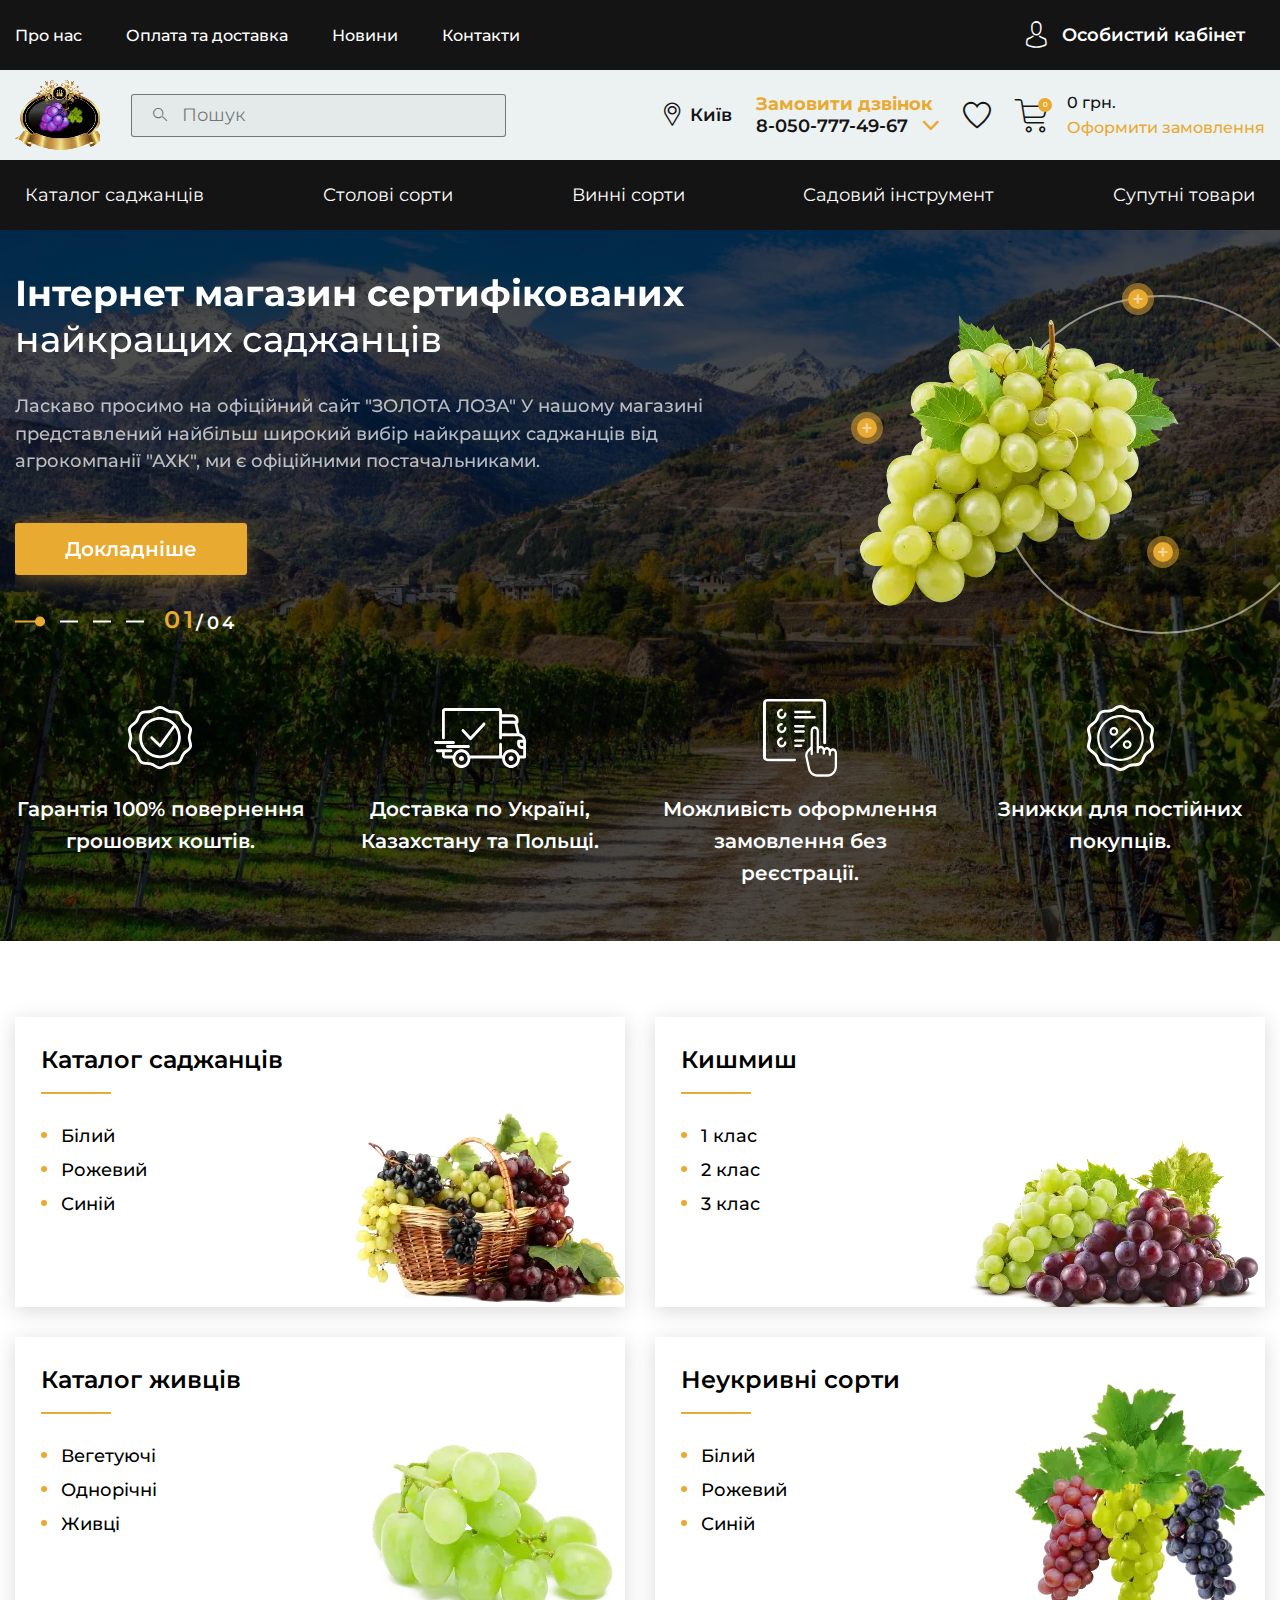
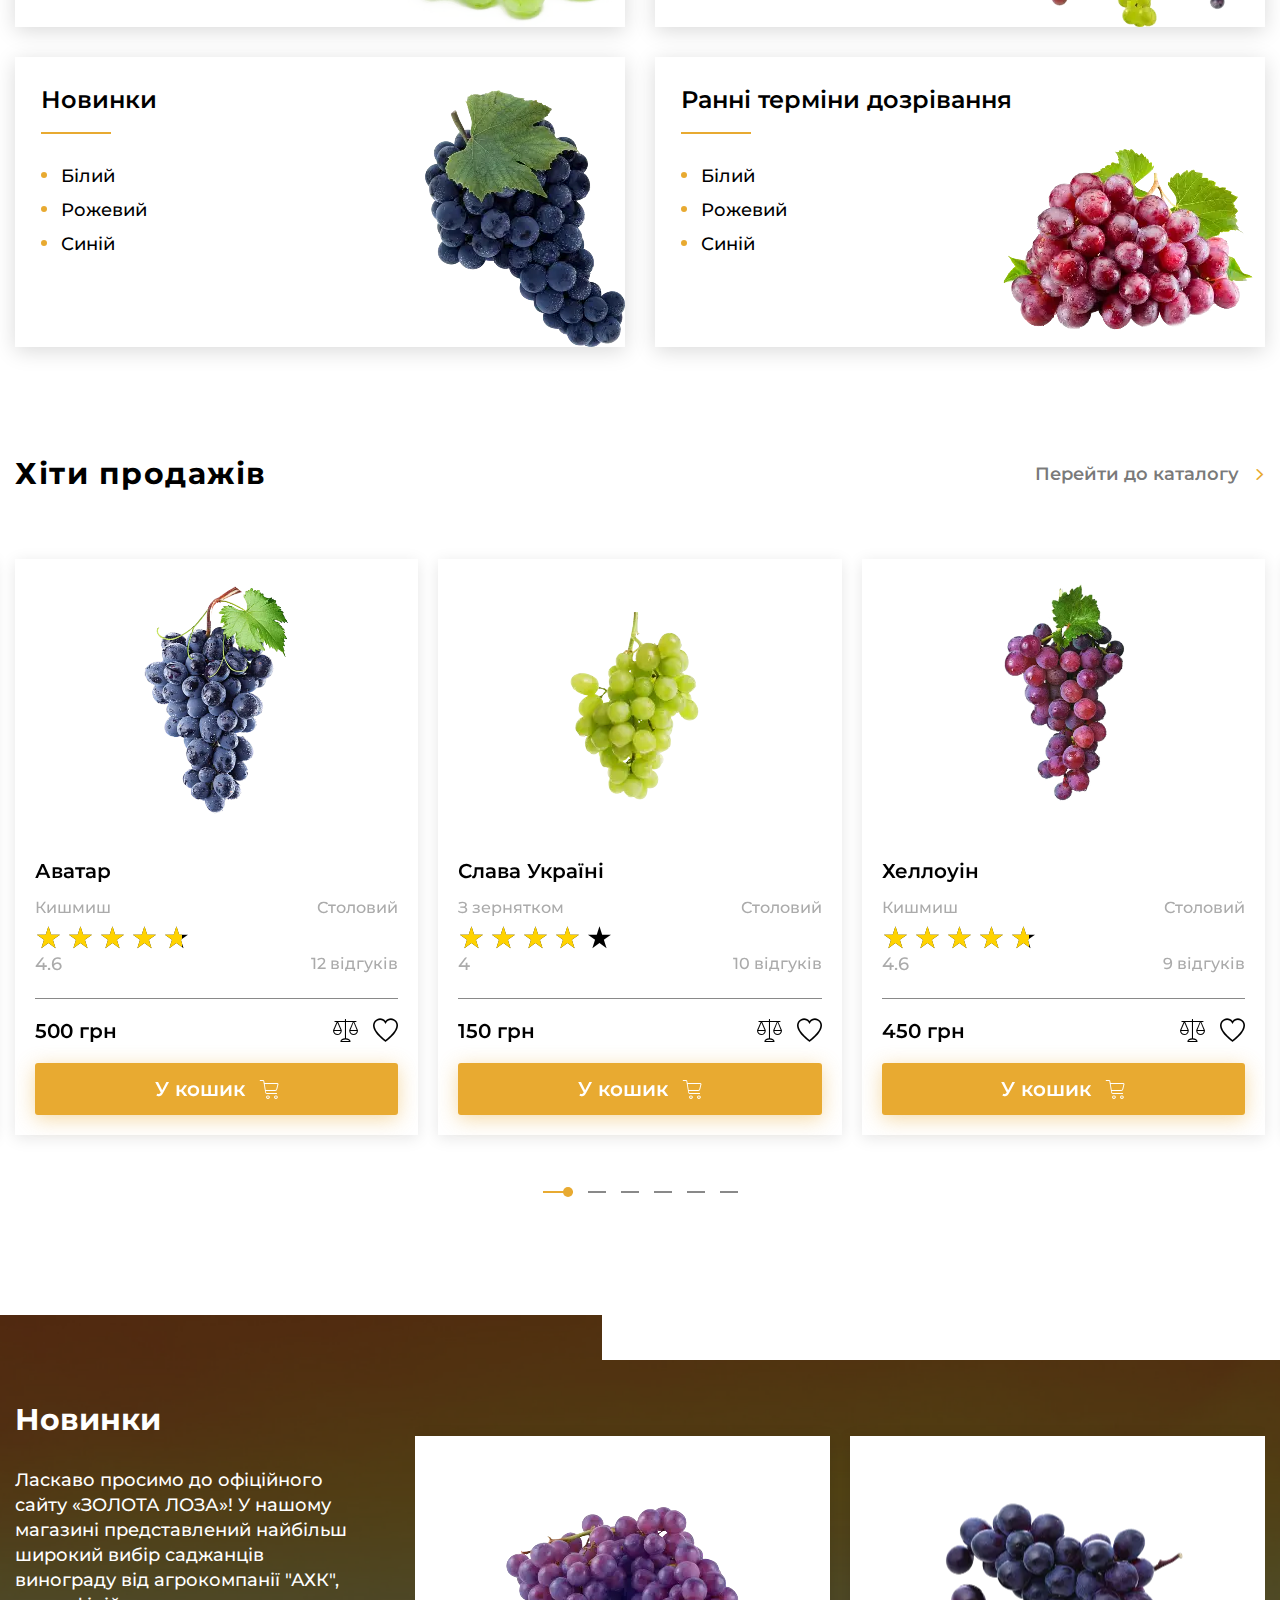
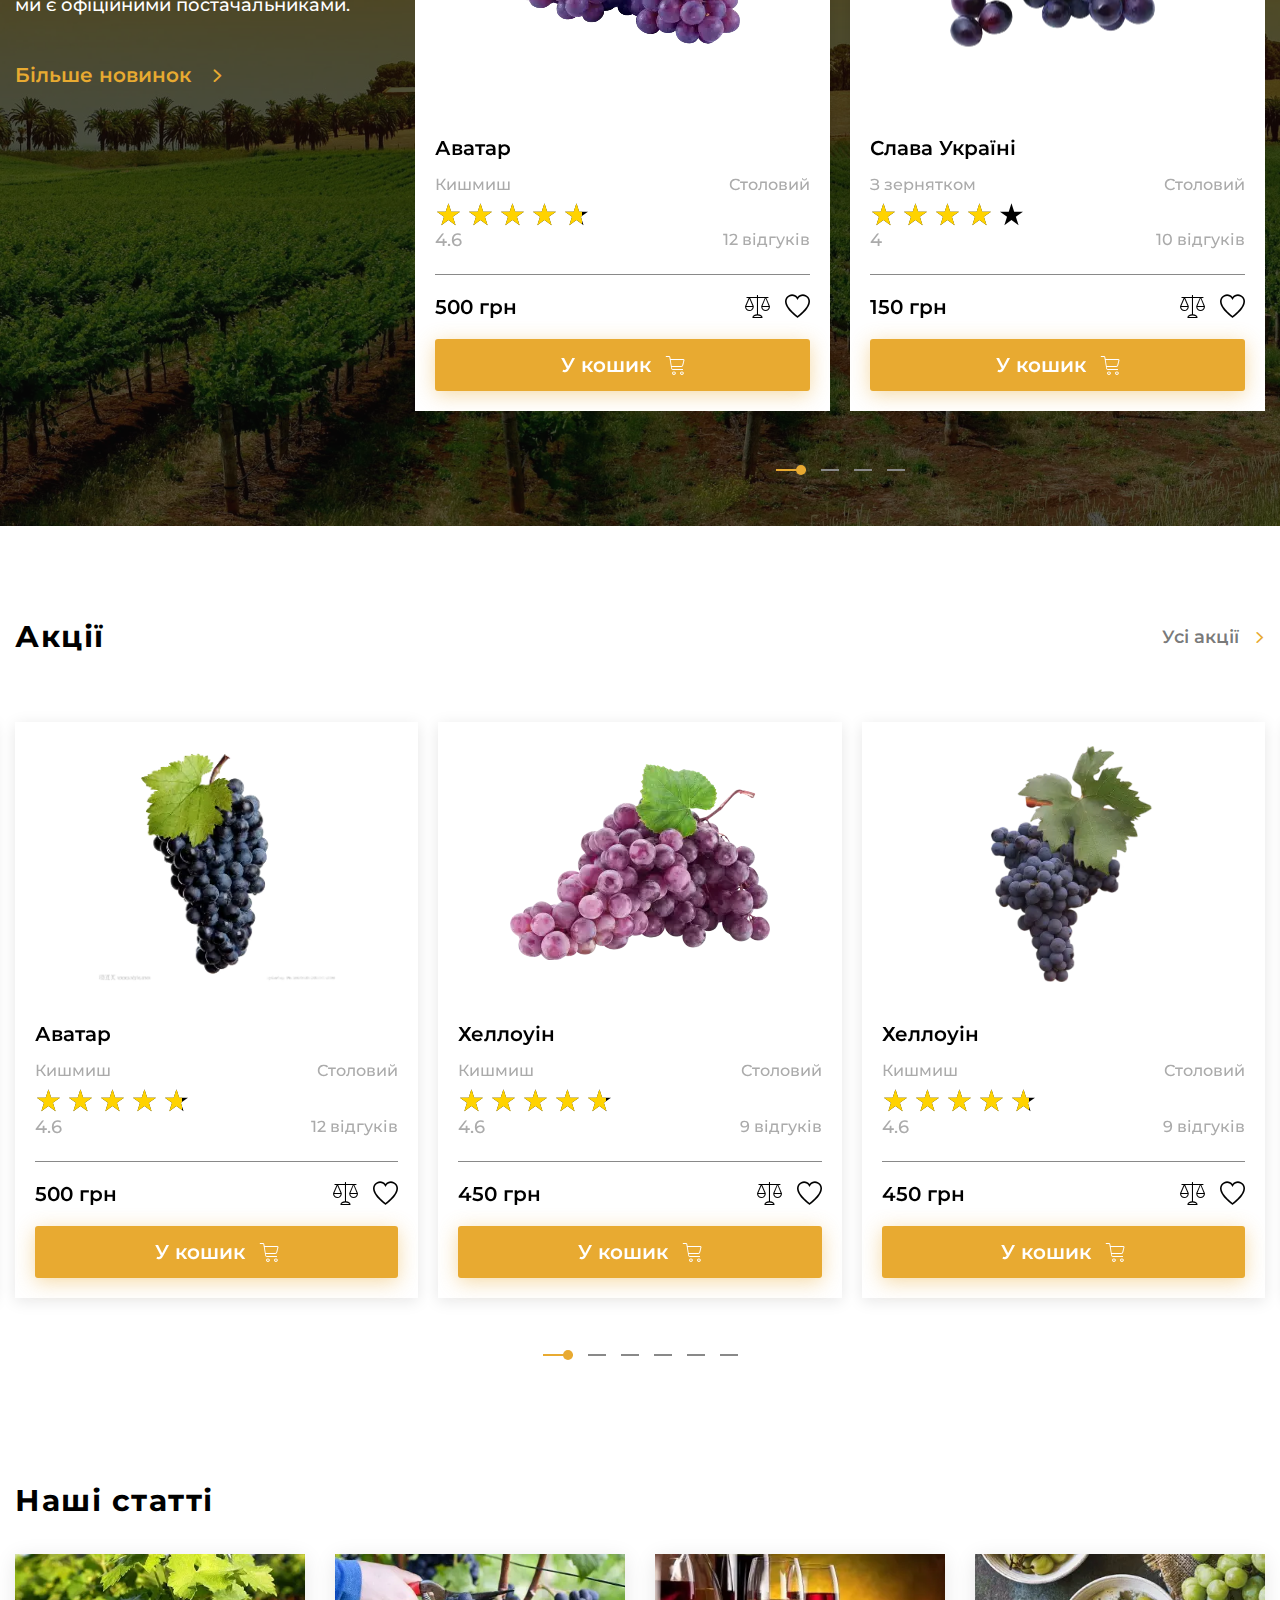
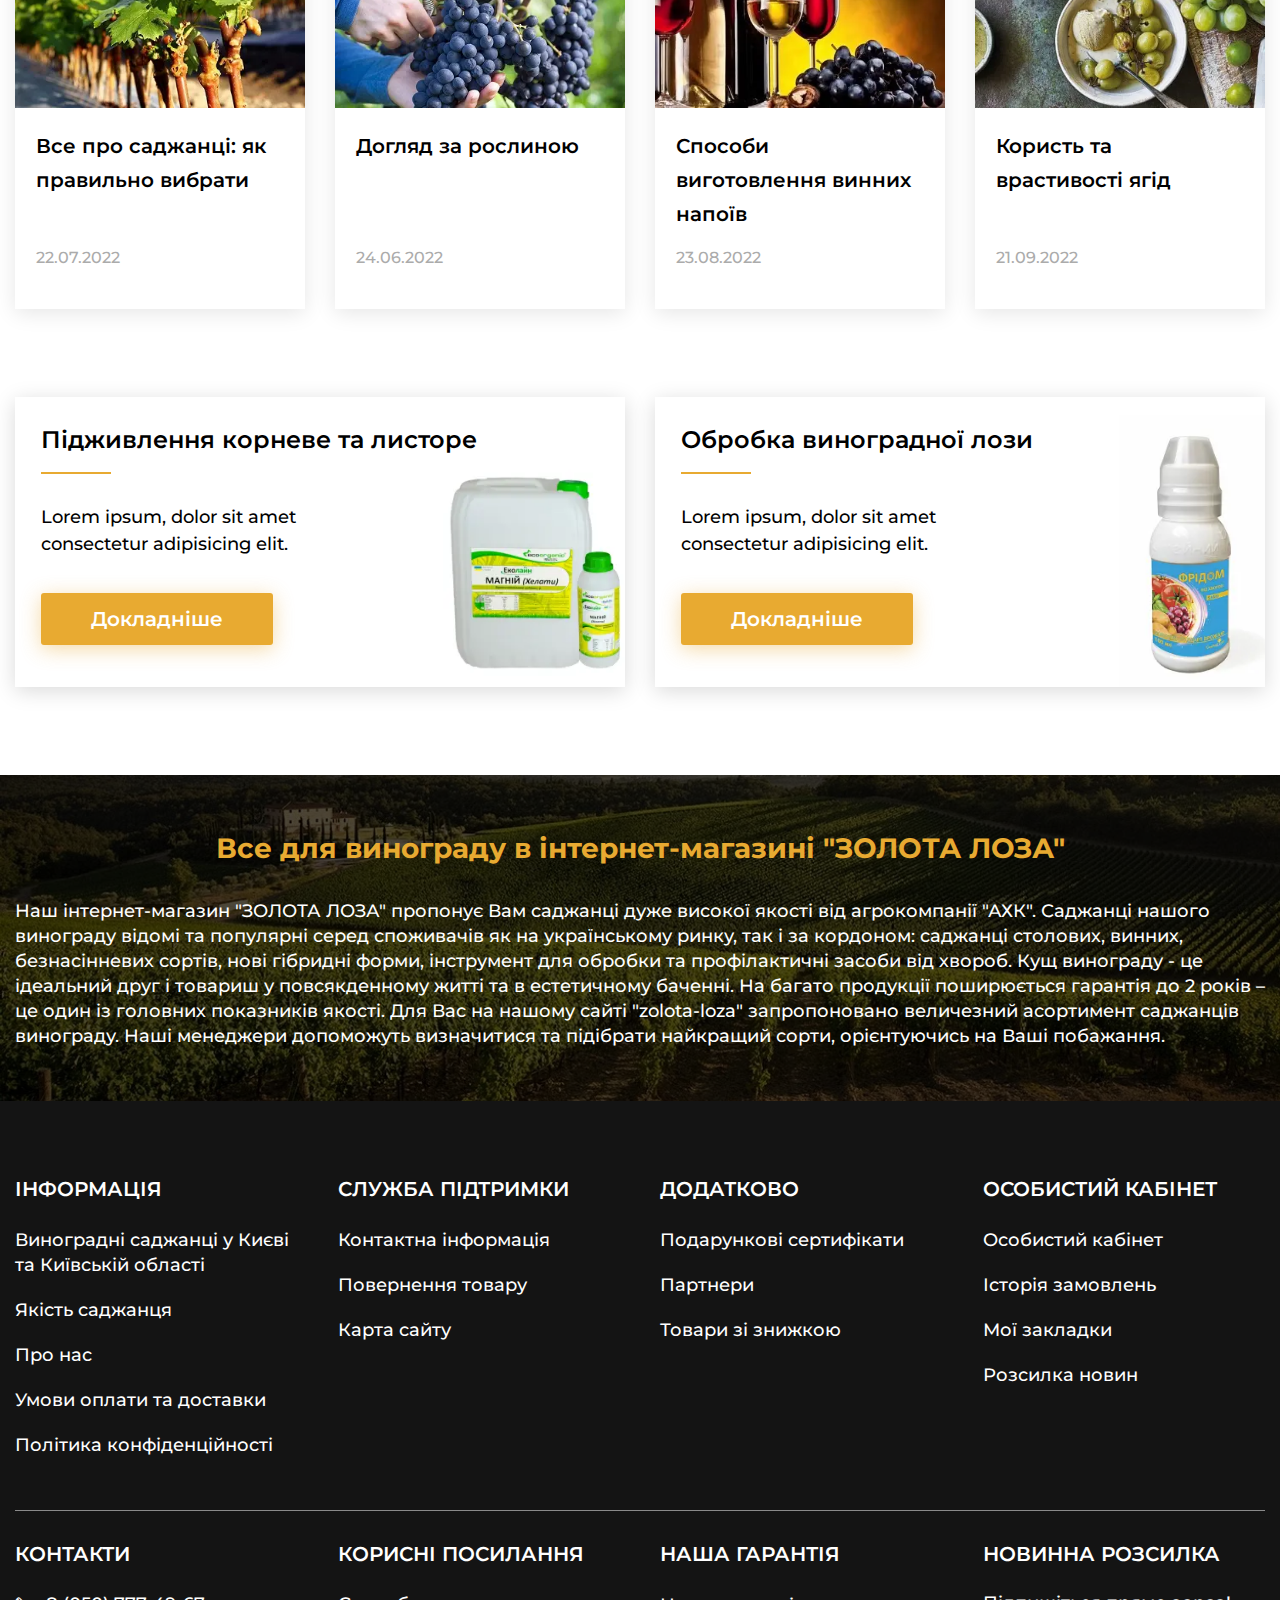
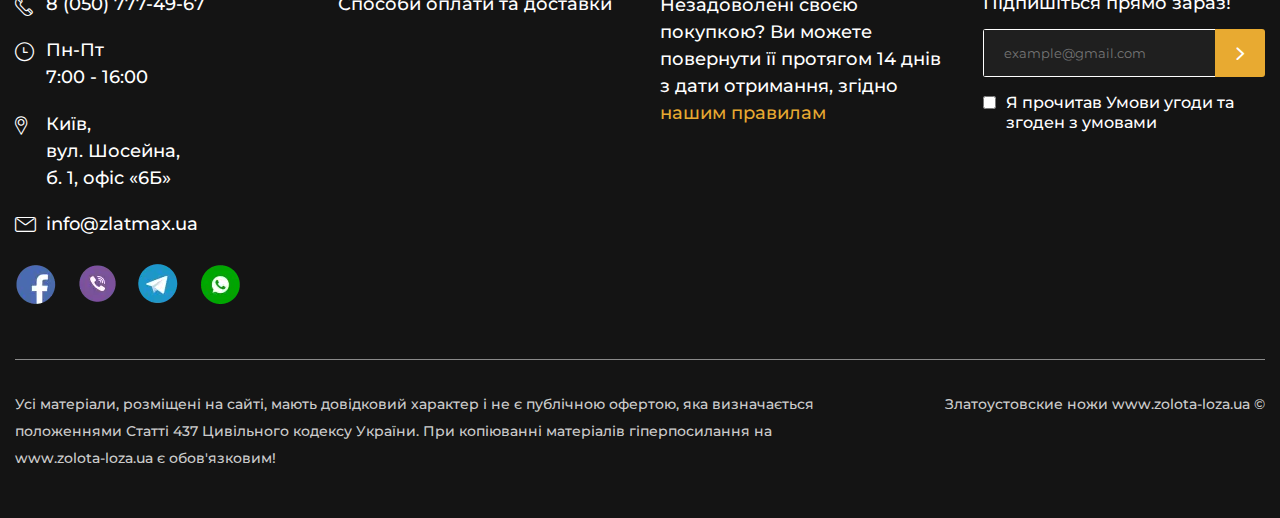
<file: index.html>
<!DOCTYPE html>
<html lang="en">
<head>
    <meta charset="UTF-8">
    <meta http-equiv="X-UA-Compatible" content="IE=edge">
    <meta name="viewport" content="width=device-width, initial-scale=1.0">
    <link rel="stylesheet" href="css/style.min.css?_v=20221226132516">
    <link rel="icon" href="img/mainpage/main-block/dragon.png" type="image/x-icon">
    <title>Головна</title>
</head>

<body>
    <div class="wrapper">
        <header class="header">
    <div class="header_top">
        <div class="top-header __container">
            <nav class="top-header__menu menu-top-header">
                <ul data-da=".menu__body,991.98" class="menu-top-header__list">
                    <li class="menu-top-header__item menu-top-header__item_catalog"><a href=""
                            class="menu-top-header__link menu-top-header__link_catalog _icon-arrow-bottom">Каталог товарів</a></li>
                    <li class="menu-top-header__item"><a href="" class="menu-top-header__link">Про нас</a></li>
                    <li class="menu-top-header__item"><a href="" class="menu-top-header__link">Оплата та доставка</a>
                    </li>
                    <li class="menu-top-header__item"><a href="" class="menu-top-header__link">Новини</a></li>
                    <li class="menu-top-header__item"><a href="" class="menu-top-header__link">Контакти</a></li>
                </ul>
            </nav>
            <a href="" class="top-header__user _icon-user"><span>Особистий кабінет</span></a>
            <nav hidden class="menu">
                <button type="button" class="menu__icon icon-menu"><span></span></button>
                <div class="menu__body">
                </div>
            </nav>
        </div>
    </div>
    <div class="header_body">
        <div class="body-header __container">
            <a href="index.html" class="body-header__logo"></a>
            <div data-da=".catalog-header, 479.98" class="body-header__search">
                <form action="#" class="search-header">
                    <button type="submit" class="search-header__button _icon-search"></button>
                    <input autocomplete="off" type="text" name="form[]" data-error="error" placeholder="Пошук"
                        class="search-header__input">
                </form>
            </div>
            <div class="body-header__actions actions-header">
                <a href="" class="actions-header__location _icon-location"><span>Київ</span></a>
                <div data-da=".top-header,991.98,first" class="actions-header__phones phones-header">
                    <button class="phones-header__callback">Замовити дзвінок</button>
                    <div data-spollers class="phones-header__items">
                        <div class="phones-header__item">
                            <a href="tel:80507774967" class="phones-header__phone"><span>8-050-777-49-67</span></a>
                            <button type="button" data-spoller class="phones-header__arrow _icon-arrow-bottom"></button>
                            <ul class="phones-header__list">
                                <li><a href="tel:80507774968" class="phones-header__phone">8-095-777-49-68</a></li>
                                <li><a href="tel:80507774970" class="phones-header__phone">8-066-777-49-69</a></li>
                            </ul>
                        </div>
                    </div>
                </div>
                <a data-da=".top-header,991.98,2" href="" class="actions-header__favorite _icon-favorite"></a>
                <a data-da=".top-header,991.98,2" href="" class="actions-header__cart cart-header">
                    <div class="cart-header__icon _icon-cart"><span>0</span></div>
                    <div class="cart-header__body">
                        <div class="cart-header__summ">0 грн.</div>
                        <div class="cart-header__link">Оформити замовлення</div>
                    </div>
                </a>
            </div>
        </div>
    </div>
    <div class="header_catalog">
        <div class="catalog-header __container">
            <div class="catalog-header__menu menu-catalog">
                <button type="button" class="menu-catalog__back _icon-back">Назад</button>
                <ul class="menu-catalog__list">
                    <li class="menu-catalog__item">
                        <button data-parent="1" class="menu-catalog__link">Каталог саджанців</button>
                    </li>
                    <li class="menu-catalog__item">
                        <button data-parent="2" class="menu-catalog__link">Столові сорти</button>
                    </li>
                    <li class="menu-catalog__item">
                        <button data-parent="3" class="menu-catalog__link">Винні сорти</button>
                    </li>
                    <li class="menu-catalog__item">
                        <button data-parent="4" class="menu-catalog__link">Садовий інструмент</button>
                    </li>
                    <li class="menu-catalog__item">
                        <button data-parent="5" class="menu-catalog__link">Супутні товари</button>
                    </li>
                </ul>
                <div class="menu-catalog__sub-menu sub-menu-catalog">
                    <button type="button" class="sub-menu-catalog__back _icon-back">Назад</button>
                    <div class="__container">
                        <div hidden data-submenu="1" class="sub-menu-catalog__block">
                            <div class="sub-menu-catalog__category">
                                <a href="catalog.html" class="sub-menu-catalog__link-category">Категорії саджанців</a>
                            </div>
                            <div class="sub-menu-catalog__category">
                                <a href="catalog.html" class="sub-menu-catalog__link-category">Смак</a>
                            </div>
                            <div class="sub-menu-catalog__category">
                                <a href="catalog.html" class="sub-menu-catalog__link-category">Країна походження</a>
                            </div>
                            <div class="sub-menu-catalog__category">
                                <a href="catalog.html" class="sub-menu-catalog__link-category">Умови вирощування</a>
                            </div>
                            <div class="sub-menu-catalog__category">
                                <a href="catalog.html" class="sub-menu-catalog__link-category">Терміни дозрівання</a>
                            </div>

                            <ul class="sub-menu-catalog__list">
                                <li class="sub-menu-catalog__item">
                                    <a href="catalog.html" class="sub-menu-catalog__link">Укривні</a>
                                </li>
                                <li class="sub-menu-catalog__item">
                                    <a href="catalog.html" class="sub-menu-catalog__link">Морозостійкі</a>
                                </li>
                                <li class="sub-menu-catalog__item">
                                    <a href="catalog.html" class="sub-menu-catalog__link">Кісточкові</a>
                                </li>
                                <li class="sub-menu-catalog__item">
                                    <a href="catalog.html" class="sub-menu-catalog__link">Безкісточкові (кишмиш)</a>
                                </li>
                                <li class="sub-menu-catalog__item">
                                    <a href="catalog.html" class="sub-menu-catalog__link">Української селекції</a>
                                </li>
                                <li class="sub-menu-catalog__item">
                                    <a href="catalog.html" class="sub-menu-catalog__link">Закордонної селекції</a>
                                </li>
                                <li class="sub-menu-catalog__item">
                                    <a href="catalog.html" class="sub-menu-catalog__link">Зеленій відтінки</a>
                                </li>
                                <li class="sub-menu-catalog__item">
                                    <a href="catalog.html" class="sub-menu-catalog__link">Сині відтінки</a>
                                </li>
                                <li class="sub-menu-catalog__item">
                                    <a href="catalog.html" class="sub-menu-catalog__link">Рожеві відтінки</a>
                                </li>
                            </ul>
                            <ul class="sub-menu-catalog__list">
                                <li class="sub-menu-catalog__item">
                                    <a href="catalog.html" class="sub-menu-catalog__link">Мускат</a>
                                </li>
                                <li class="sub-menu-catalog__item">
                                    <a href="catalog.html" class="sub-menu-catalog__link">Солодкий</a>
                                </li>
                                <li class="sub-menu-catalog__item">
                                    <a href="catalog.html" class="sub-menu-catalog__link">Нейтральний</a>
                                </li>
                                <li class="sub-menu-catalog__item">
                                    <a href="catalog.html" class="sub-menu-catalog__link">З кислинкою</a>
                                </li>
                                <li class="sub-menu-catalog__item">
                                    <a href="catalog.html" class="sub-menu-catalog__link">Хрусткий</a>
                                </li>
                                <li class="sub-menu-catalog__item">
                                    <a href="catalog.html" class="sub-menu-catalog__link">Соковитий</a>
                                </li>
                                <li class="sub-menu-catalog__item">
                                    <a href="catalog.html" class="sub-menu-catalog__link">Терпкий</a>
                                </li>
                            </ul>
                            <ul class="sub-menu-catalog__list">
                                <li class="sub-menu-catalog__item">
                                    <a href="catalog.html" class="sub-menu-catalog__link">Україна</a>
                                </li>
                                <li class="sub-menu-catalog__item">
                                    <a href="catalog.html" class="sub-menu-catalog__link">США</a>
                                </li>
                                <li class="sub-menu-catalog__item">
                                    <a href="catalog.html" class="sub-menu-catalog__link">Франція</a>
                                </li>
                                <li class="sub-menu-catalog__item">
                                    <a href="catalog.html" class="sub-menu-catalog__link">Молдова</a>
                                </li>
                                <li class="sub-menu-catalog__item">
                                    <a href="catalog.html" class="sub-menu-catalog__link">Германія</a>
                                </li>
                                <li class="sub-menu-catalog__item">
                                    <a href="catalog.html" class="sub-menu-catalog__link">Італія</a>
                                </li>
                                <li class="sub-menu-catalog__item">
                                    <a href="catalog.html" class="sub-menu-catalog__link">Польща</a>
                                </li>
                                <li class="sub-menu-catalog__item">
                                    <a href="catalog.html" class="sub-menu-catalog__link">Туреччина</a>
                                </li>
                                <li class="sub-menu-catalog__item">
                                    <a href="catalog.html" class="sub-menu-catalog__link">Інші країни</a>
                                </li>
                            </ul>
                            <ul class="sub-menu-catalog__list">
                                <li class="sub-menu-catalog__item">
                                    <a href="catalog.html" class="sub-menu-catalog__link">Невибагливий</a>
                                </li>
                                <li class="sub-menu-catalog__item">
                                    <a href="catalog.html" class="sub-menu-catalog__link">Середня вибагливість</a>
                                </li>
                                <li class="sub-menu-catalog__item">
                                    <a href="catalog.html" class="sub-menu-catalog__link">Вибагливий</a>
                                </li>
                                <li class="sub-menu-catalog__item">
                                    <a href="catalog.html" class="sub-menu-catalog__link">Дуже вибагливий</a>
                                </li>
                            </ul>
                            <ul class="sub-menu-catalog__list">
                                <li class="sub-menu-catalog__item">
                                    <a href="catalog.html" class="sub-menu-catalog__link">Надранній</a>
                                </li>
                                <li class="sub-menu-catalog__item">
                                    <a href="catalog.html" class="sub-menu-catalog__link">Ранній</a>
                                </li>
                                <li class="sub-menu-catalog__item">
                                    <a href="catalog.html" class="sub-menu-catalog__link">Ранньо-середній</a>
                                </li>
                                <li class="sub-menu-catalog__item">
                                    <a href="catalog.html" class="sub-menu-catalog__link">Сероедній</a>
                                </li>
                                <li class="sub-menu-catalog__item">
                                    <a href="catalog.html" class="sub-menu-catalog__link">Пізньо-середній</a>
                                </li>
                                <li class="sub-menu-catalog__item">
                                    <a href="catalog.html" class="sub-menu-catalog__link">Пізній</a>
                                </li>
                                <li class="sub-menu-catalog__item">
                                    <a href="catalog.html" class="sub-menu-catalog__link">Надпізній</a>
                                </li>
                            </ul>

                            <div class="sub-menu-catalog__footer">
                                <a href="catalog.html" class="sub-menu-catalog__all">Дивитись все</a>
                            </div>
                            <div class="sub-menu-catalog__footer">
                                <a href="catalog.html" class="sub-menu-catalog__all">Дивитись все</a>
                            </div>
                            <div class="sub-menu-catalog__footer">
                                <a href="catalog.html" class="sub-menu-catalog__all">Дивитись все</a>
                            </div>
                            <div class="sub-menu-catalog__footer">
                                <a href="catalog.html" class="sub-menu-catalog__all">Дивитись все</a>
                            </div>
                            <div class="sub-menu-catalog__footer">
                                <a href="catalog.html" class="sub-menu-catalog__all">Дивитись все</a>
                            </div>

                        </div>
                        <div hidden data-submenu="2" class="sub-menu-catalog__block">
                            <div class="sub-menu-catalog__category">
                                <a href="catalog.html" class="sub-menu-catalog__link-category">Кишмиш</a>
                            </div>
                            <div class="sub-menu-catalog__category">
                                <a href="catalog.html" class="sub-menu-catalog__link-category">Білий</a>
                            </div>
                            <div class="sub-menu-catalog__category">
                                <a href="catalog.html" class="sub-menu-catalog__link-category">Рожевій</a>
                            </div>
                            <div class="sub-menu-catalog__category">
                                <a href="catalog.html" class="sub-menu-catalog__link-category">Синій</a>
                            </div>
                            <ul class="sub-menu-catalog__list">
                                <li class="sub-menu-catalog__item">
                                    <a href="product.html" class="sub-menu-catalog__link">Бравісімо</a>
                                </li>
                                <li class="sub-menu-catalog__item">
                                    <a href="product.html" class="sub-menu-catalog__link">Аватар</a>
                                </li>
                                <li class="sub-menu-catalog__item">
                                    <a href="product.html" class="sub-menu-catalog__link">Арарат</a>
                                </li>
                                <li class="sub-menu-catalog__item">
                                    <a href="product.html" class="sub-menu-catalog__link">Багратіон</a>
                                </li>
                                <li class="sub-menu-catalog__item">
                                    <a href="product.html" class="sub-menu-catalog__link">Аттика</a>
                                </li>
                                <li class="sub-menu-catalog__item">
                                    <a href="product.html" class="sub-menu-catalog__link">Юпітер</a>
                                </li>
                                <li class="sub-menu-catalog__item">
                                    <a href="product.html" class="sub-menu-catalog__link">Велес</a>
                                </li>
                                <li class="sub-menu-catalog__item">
                                    <a href="product.html" class="sub-menu-catalog__link">Запорізький</a>
                                </li>
                                <li class="sub-menu-catalog__item">
                                    <a href="product.html" class="sub-menu-catalog__link">Червоний палець</a>
                                </li>
                            </ul>
                            <ul class="sub-menu-catalog__list">
                                <li class="sub-menu-catalog__item">
                                    <a href="product.html" class="sub-menu-catalog__link">Люсія</a>
                                </li>
                                <li class="sub-menu-catalog__item">
                                    <a href="product.html" class="sub-menu-catalog__link">Піар</a>
                                </li>
                                <li class="sub-menu-catalog__item">
                                    <a href="product.html" class="sub-menu-catalog__link">Осінній великоплідний</a>
                                </li>
                                <li class="sub-menu-catalog__item">
                                    <a href="product.html" class="sub-menu-catalog__link">Саграйон</a>
                                </li>
                                <li class="sub-menu-catalog__item">
                                    <a href="product.html" class="sub-menu-catalog__link">Сатурн</a>
                                </li>
                                <li class="sub-menu-catalog__item">
                                    <a href="product.html" class="sub-menu-catalog__link">Цімус</a>
                                </li>
                                <li class="sub-menu-catalog__item">
                                    <a href="product.html" class="sub-menu-catalog__link">Валентино</a>
                                </li>
                                <li class="sub-menu-catalog__item">
                                    <a href="product.html" class="sub-menu-catalog__link">Коктейль</a>
                                </li>
                                <li class="sub-menu-catalog__item">
                                    <a href="product.html" class="sub-menu-catalog__link">Лорус</a>
                                </li>
                            </ul>
                            <ul class="sub-menu-catalog__list">
                                <li class="sub-menu-catalog__item">
                                    <a href="product.html" class="sub-menu-catalog__link">Скарлет</a>
                                </li>
                                <li class="sub-menu-catalog__item">
                                    <a href="product.html" class="sub-menu-catalog__link">Піар</a>
                                </li>
                                <li class="sub-menu-catalog__item">
                                    <a href="product.html" class="sub-menu-catalog__link">Запорізький</a>
                                </li>
                                <li class="sub-menu-catalog__item">
                                    <a href="product.html" class="sub-menu-catalog__link">Червоне полум'я</a>
                                </li>
                                <li class="sub-menu-catalog__item">
                                    <a href="product.html" class="sub-menu-catalog__link">Променистий</a>
                                </li>
                                <li class="sub-menu-catalog__item">
                                    <a href="product.html" class="sub-menu-catalog__link">Знахідка</a>
                                </li>
                                <li class="sub-menu-catalog__item">
                                    <a href="product.html" class="sub-menu-catalog__link">Рубі Сідліс</a>
                                </li>
                                <li class="sub-menu-catalog__item">
                                    <a href="product.html" class="sub-menu-catalog__link">Лускунчик</a>
                                </li>
                                <li class="sub-menu-catalog__item">
                                    <a href="product.html" class="sub-menu-catalog__link">Пересвіт</a>
                                </li>
                            </ul>
                            <ul class="sub-menu-catalog__list">
                                <li class="sub-menu-catalog__item">
                                    <a href="product.html" class="sub-menu-catalog__link">Аттика</a>
                                </li>
                                <li class="sub-menu-catalog__item">
                                    <a href="product.html" class="sub-menu-catalog__link">Венера</a>
                                </li>
                                <li class="sub-menu-catalog__item">
                                    <a href="product.html" class="sub-menu-catalog__link">Джой</a>
                                </li>
                                <li class="sub-menu-catalog__item">
                                    <a href="product.html" class="sub-menu-catalog__link">Літній Королівський</a>
                                </li>
                                <li class="sub-menu-catalog__item">
                                    <a href="product.html" class="sub-menu-catalog__link">Найт б'юті</a>
                                </li>
                                <li class="sub-menu-catalog__item">
                                    <a href="product.html" class="sub-menu-catalog__link">Ребекка</a>
                                </li>
                                <li class="sub-menu-catalog__item">
                                    <a href="product.html" class="sub-menu-catalog__link">Чорний палець</a>
                                </li>
                                <li class="sub-menu-catalog__item">
                                    <a href="product.html" class="sub-menu-catalog__link">Шарада</a>
                                </li>
                                <li class="sub-menu-catalog__item">
                                    <a href="product.html" class="sub-menu-catalog__link">Венера</a>
                                </li>
                            </ul>
                            <div class="sub-menu-catalog__footer">
                                <a href="catalog.html" class="sub-menu-catalog__all">Дивитись все</a>
                            </div>
                            <div class="sub-menu-catalog__footer">
                                <a href="catalog.html" class="sub-menu-catalog__all">Дивитись все</a>
                            </div>
                            <div class="sub-menu-catalog__footer">
                                <a href="catalog.html" class="sub-menu-catalog__all">Дивитись все</a>
                            </div>
                            <div class="sub-menu-catalog__footer">
                                <a href="catalog.html" class="sub-menu-catalog__all">Дивитись все</a>
                            </div>
                        </div>
                        <div hidden data-submenu="3" class="sub-menu-catalog__block">
                            <div class="sub-menu-catalog__category">
                                <a href="catalog.html" class="sub-menu-catalog__link-category">Білий</a>
                            </div>
                            <div class="sub-menu-catalog__category">
                                <a href="catalog.html" class="sub-menu-catalog__link-category">Рожевій</a>
                            </div>
                            <div class="sub-menu-catalog__category">
                                <a href="catalog.html" class="sub-menu-catalog__link-category">Синій</a>
                            </div>

                            <ul class="sub-menu-catalog__list">
                                <li class="sub-menu-catalog__item">
                                    <a href="product.html" class="sub-menu-catalog__link">Люсія</a>
                                </li>
                                <li class="sub-menu-catalog__item">
                                    <a href="product.html" class="sub-menu-catalog__link">Піар</a>
                                </li>
                                <li class="sub-menu-catalog__item">
                                    <a href="product.html" class="sub-menu-catalog__link">Осінній великоплідний</a>
                                </li>
                                <li class="sub-menu-catalog__item">
                                    <a href="product.html" class="sub-menu-catalog__link">Саграйон</a>
                                </li>
                                <li class="sub-menu-catalog__item">
                                    <a href="product.html" class="sub-menu-catalog__link">Сатурн</a>
                                </li>
                                <li class="sub-menu-catalog__item">
                                    <a href="product.html" class="sub-menu-catalog__link">Цимус</a>
                                </li>
                                <li class="sub-menu-catalog__item">
                                    <a href="product.html" class="sub-menu-catalog__link">Валентино</a>
                                </li>
                                <li class="sub-menu-catalog__item">
                                    <a href="product.html" class="sub-menu-catalog__link">Коктейль</a>
                                </li>
                                <li class="sub-menu-catalog__item">
                                    <a href="product.html" class="sub-menu-catalog__link">Лорус</a>
                                </li>
                            </ul>
                            <ul class="sub-menu-catalog__list">
                                <li class="sub-menu-catalog__item">
                                    <a href="product.html" class="sub-menu-catalog__link">Скарлет</a>
                                </li>
                                <li class="sub-menu-catalog__item">
                                    <a href="product.html" class="sub-menu-catalog__link">Піар</a>
                                </li>
                                <li class="sub-menu-catalog__item">
                                    <a href="product.html" class="sub-menu-catalog__link">Запорізький</a>
                                </li>
                                <li class="sub-menu-catalog__item">
                                    <a href="product.html" class="sub-menu-catalog__link">Червоне полум'я</a>
                                </li>
                                <li class="sub-menu-catalog__item">
                                    <a href="product.html" class="sub-menu-catalog__link">Променистий</a>
                                </li>
                                <li class="sub-menu-catalog__item">
                                    <a href="product.html" class="sub-menu-catalog__link">Знахідка</a>
                                </li>
                                <li class="sub-menu-catalog__item">
                                    <a href="product.html" class="sub-menu-catalog__link">Рубі Сідліс</a>
                                </li>
                                <li class="sub-menu-catalog__item">
                                    <a href="product.html" class="sub-menu-catalog__link">Лускунчик</a>
                                </li>
                                <li class="sub-menu-catalog__item">
                                    <a href="product.html" class="sub-menu-catalog__link">Пересвіт</a>
                                </li>
                            </ul>
                            <ul class="sub-menu-catalog__list">
                                <li class="sub-menu-catalog__item">
                                    <a href="product.html" class="sub-menu-catalog__link">Аттика</a>
                                </li>
                                <li class="sub-menu-catalog__item">
                                    <a href="product.html" class="sub-menu-catalog__link">Венера</a>
                                </li>
                                <li class="sub-menu-catalog__item">
                                    <a href="product.html" class="sub-menu-catalog__link">Джой</a>
                                </li>
                                <li class="sub-menu-catalog__item">
                                    <a href="product.html" class="sub-menu-catalog__link">Літній Королівський</a>
                                </li>
                                <li class="sub-menu-catalog__item">
                                    <a href="product.html" class="sub-menu-catalog__link">Найт б'юті</a>
                                </li>
                                <li class="sub-menu-catalog__item">
                                    <a href="product.html" class="sub-menu-catalog__link">Ребекка</a>
                                </li>
                                <li class="sub-menu-catalog__item">
                                    <a href="product.html" class="sub-menu-catalog__link">Чорний палець</a>
                                </li>
                                <li class="sub-menu-catalog__item">
                                    <a href="product.html" class="sub-menu-catalog__link">Шарада</a>
                                </li>
                                <li class="sub-menu-catalog__item">
                                    <a href="product.html" class="sub-menu-catalog__link">Венера</a>
                                </li>
                            </ul>

                            <div class="sub-menu-catalog__footer">
                                <a href="catalog.html" class="sub-menu-catalog__all">Дивитись все</a>
                            </div>
                            <div class="sub-menu-catalog__footer">
                                <a href="catalog.html" class="sub-menu-catalog__all">Дивитись все</a>
                            </div>
                            <div class="sub-menu-catalog__footer">
                                <a href="catalog.html" class="sub-menu-catalog__all">Дивитись все</a>
                            </div>
                        </div>
                        <div hidden data-submenu="4" class="sub-menu-catalog__block">
                            <div class="sub-menu-catalog__category">
                                <a href="catalog.html" class="sub-menu-catalog__link-category">Інструмент</a>
                            </div>
                            <div class="sub-menu-catalog__category">
                                <a href="catalog.html" class="sub-menu-catalog__link-category">Одяг</a>
                            </div>

                            <ul class="sub-menu-catalog__list">
                                <li class="sub-menu-catalog__item">
                                    <a href="" class="sub-menu-catalog__link">Лопата</a>
                                </li>
                                <li class="sub-menu-catalog__item">
                                    <a href="" class="sub-menu-catalog__link">Секатор</a>
                                </li>
                                <li class="sub-menu-catalog__item">
                                    <a href="" class="sub-menu-catalog__link">Тапінер</a>
                                </li>
                                <li class="sub-menu-catalog__item">
                                    <a href="" class="sub-menu-catalog__link">Сучкоріз</a>
                                </li>
                                <li class="sub-menu-catalog__item">
                                    <a href="" class="sub-menu-catalog__link">Пилка</a>
                                </li>
                                <li class="sub-menu-catalog__item">
                                    <a href="" class="sub-menu-catalog__link">Обприскувач</a>
                                </li>
                            </ul>
                            <ul class="sub-menu-catalog__list">
                                <li class="sub-menu-catalog__item">
                                    <a href="" class="sub-menu-catalog__link">Маска</a>
                                </li>
                                <li class="sub-menu-catalog__item">
                                    <a href="" class="sub-menu-catalog__link">Захисні окуляри</a>
                                </li>
                                <li class="sub-menu-catalog__item">
                                    <a href="" class="sub-menu-catalog__link">Захисний одяг</a>
                                </li>
                                <li class="sub-menu-catalog__item">
                                    <a href="" class="sub-menu-catalog__link">Рукавички</a>
                                </li>
                            </ul>

                            <div class="sub-menu-catalog__footer">
                                <a href="" class="sub-menu-catalog__all">Дивитись все</a>
                            </div>
                            <div class="sub-menu-catalog__footer">
                                <a href="" class="sub-menu-catalog__all">Дивитись все</a>
                            </div>
                        </div>
                        <div hidden data-submenu="5" class="sub-menu-catalog__block">
                            <div class="sub-menu-catalog__category">
                                <a href="" class="sub-menu-catalog__link-category">Добрива</a>
                            </div>
                            <div class="sub-menu-catalog__category">
                                <a href="" class="sub-menu-catalog__link-category">Ліки</a>
                            </div>

                            <ul class="sub-menu-catalog__list">
                                <li class="sub-menu-catalog__item">
                                    <a href="" class="sub-menu-catalog__link">Азотні</a>
                                </li>
                                <li class="sub-menu-catalog__item">
                                    <a href="" class="sub-menu-catalog__link">Калійні</a>
                                </li>
                                <li class="sub-menu-catalog__item">
                                    <a href="" class="sub-menu-catalog__link">Фосфатні</a>
                                </li>
                                <li class="sub-menu-catalog__item">
                                    <a href="" class="sub-menu-catalog__link">Комплексні</a>
                                </li>
                                <li class="sub-menu-catalog__item">
                                    <a href="" class="sub-menu-catalog__link">Мінеральні</a>
                                </li>
                                <li class="sub-menu-catalog__item">
                                    <a href="" class="sub-menu-catalog__link">Біологічні</a>
                                </li>
                            </ul>
                            <ul class="sub-menu-catalog__list">
                                <li class="sub-menu-catalog__item">
                                    <a href="" class="sub-menu-catalog__link">Мідний купорос</a>
                                </li>
                                <li class="sub-menu-catalog__item">
                                    <a href="" class="sub-menu-catalog__link">Залізний купорос</a>
                                </li>
                                <li class="sub-menu-catalog__item">
                                    <a href="" class="sub-menu-catalog__link">Вапно</a>
                                </li>
                                <li class="sub-menu-catalog__item">
                                    <a href="" class="sub-menu-catalog__link">Фунгіциди</a>
                                </li>
                                <li class="sub-menu-catalog__item">
                                    <a href="" class="sub-menu-catalog__link">Біологічні</a>
                                </li>
                            </ul>

                            <div class="sub-menu-catalog__footer">
                                <a href="" class="sub-menu-catalog__all">Дивитись все</a>
                            </div>
                            <div class="sub-menu-catalog__footer">
                                <a href="" class="sub-menu-catalog__all">Дивитись все</a>
                            </div>
                        </div>
                    </div>
                </div>
            </div>
        </div>
    </div>
</header>
        <main class="page page_home">
            <meta property="og:image" content="img/mainpage/main-block/shop.png">
            <section class="page__main-block main-block">
                <div class="__container">
                    <div class="main-block__body">
                        <div class="main-block__slider">
                            <div class="swiper-header swiper">
                                <div class="main-block__swiper swiper-wrapper">
                                    <div class="main-block__slide slide-main-block swiper-slide">
                                        <div class="slide-main-block__content">
                                            <h2 class="slide-main-block__title">Інтернет магазин сертифікованих
                                                <span>найкращих саджанців</span>
                                            </h2>
                                            <div class="slide-main-block__text">Ласкаво просимо на офіційний сайт
                                                "ЗОЛОТА ЛОЗА" У нашому магазині представлений найбільш широкий вибір
                                                найкращих саджанців від агрокомпанії "АХК", ми є офіційними
                                                постачальниками.
                                            </div>
                                        </div>
                                        <a href="" class="slide-main-block__button button">Докладніше</a>
                                    </div>
                                    <div class="main-block__slide slide-main-block swiper-slide">
                                        <div class="slide-main-block__content">
                                            <h2 class="slide-main-block__title">Інтернет магазин сертифікованих
                                                <span>найкращих саджанців</span>
                                            </h2>
                                            <div class="slide-main-block__text">Ласкаво просимо на офіційний сайт
                                                "ЗОЛОТА ЛОЗА" У нашому магазині представлений найбільш широкий вибір
                                                найкращих саджанців від агрокомпанії "АХК", ми є офіційними
                                                постачальниками.
                                            </div>
                                        </div>
                                        <a href="" class="slide-main-block__button button">Докладніше</a>
                                    </div>
                                    <div class="main-block__slide slide-main-block swiper-slide">
                                        <div class="slide-main-block__content">
                                            <h2 class="slide-main-block__title">Інтернет магазин сертифікованих
                                                <span>найкращих саджанців</span>
                                            </h2>
                                            <div class="slide-main-block__text">Ласкаво просимо на офіційний сайт
                                                "ЗОЛОТА ЛОЗА" У нашому магазині представлений найбільш широкий вибір
                                                найкращих саджанців від агрокомпанії "АХК", ми є офіційними
                                                постачальниками.
                                            </div>
                                        </div>
                                        <a href="" class="slide-main-block__button button">Докладніше</a>
                                    </div>
                                    <div class="main-block__slide slide-main-block swiper-slide">
                                        <div class="slide-main-block__content">
                                            <h2 class="slide-main-block__title">Інтернет магазин сертифікованих
                                                <span>найкращих саджанців</span>
                                            </h2>
                                            <div class="slide-main-block__text">Ласкаво просимо на офіційний сайт
                                                "ЗОЛОТА ЛОЗА" У нашому магазині представлений найбільш широкий вибір
                                                найкращих саджанців від агрокомпанії "АХК", ми є офіційними
                                                постачальниками.
                                            </div>
                                        </div>
                                        <a href="" class="slide-main-block__button button">Докладніше</a>
                                    </div>
                                </div>
                            </div>
                            <div class="main-block__controll controll-main-block">
                                <div class="controll-main-block_dotts"></div>
                                <div class="controll-main-block_fraction fraction-controll">
                                    <span class="fraction-controll__current">01</span> / <span
                                        class="fraction-controll__all">0</span>
                                </div>
                            </div>
                        </div>
                        <div class="main-block__media madia-main-block">
                            <div class="madia-main-block__body">
                                <div class="media-main-block__image">
                                    <picture><source srcset="img/mainpage/main-block/image.webp" type="image/webp"><img src="img/mainpage/main-block/image.png" alt="Зображення"></picture>
                                </div>
                                <div class="media-main-block__tips">
                                    <div data-tippy-content="Підказка"
                                        class="media-main-block__tip media-main-block__tip_1">
                                        <span>+</span>
                                        <p>Lorem ipsum dolor sit amet consectetur adipisicing elit. Quia, voluptatum?
                                        </p>
                                    </div>
                                    <div data-tippy-content="Підказка"
                                        class="media-main-block__tip media-main-block__tip_2">
                                        <span>+</span>
                                        <p>Lorem ipsum dolor sit amet consectetur adipisicing elit. Quia, voluptatum?
                                        </p>
                                    </div>
                                    <div data-tippy-content="Підказка"
                                        class="media-main-block__tip media-main-block__tip_3">
                                        <span>+</span>
                                        <p>Lorem ipsum dolor sit amet consectetur adipisicing elit. Quia, voluptatum?
                                        </p>
                                    </div>
                                </div>
                            </div>
                        </div>
                    </div>
                    <div class="main-block__advantages advantages-main">
                        <div class="advantages-main__item">
                            <div class="advantages-main__icon">
                                <img src="img/mainpage/main-block/icons/01.svg" alt="Іконка">
                            </div>
                            <div class="advantages-main__text">Гарантія 100% повернення
                                грошових коштів.</div>
                        </div>
                        <div class="advantages-main__item">
                            <div class="advantages-main__icon">
                                <img src="img/mainpage/main-block/icons/02.svg" alt="Іконка">
                            </div>
                            <div class="advantages-main__text">Доставка по Україні, Казахстану та Польщі.</div>
                        </div>
                        <div class="advantages-main__item">
                            <div class="advantages-main__icon">
                                <img src="img/mainpage/main-block/icons/03.svg" alt="Іконка">
                            </div>
                            <div class="advantages-main__text">Можливість оформлення
                                замовлення без реєстрації.</div>
                        </div>
                        <div class="advantages-main__item">
                            <div class="advantages-main__icon">
                                <img src="img/mainpage/main-block/icons/04.svg" alt="Іконка">
                            </div>
                            <div class="advantages-main__text">Знижки для постійних покупців.</div>
                        </div>
                    </div>
                </div>
            </section>
            <section class="page__catalog-cards">
                <div class="catalog-cards __container">
                    <div class="catalog-cards__item item-catalog-cards">
                        <div class="item-catalog-cards__body">
                            <h3 class="item-catalog-cards__title">
                                <a href="catalog.html" class="item-catalog-cards__link-title">Каталог саджанців</a>
                            </h3>
                            <ul class="item-catalog-cards__list">
                                <li class="item-catalog-cards__item"><a href="catalog.html"
                                        class="item-catalog-cards__link">Білий</a></li>
                                <li class="item-catalog-cards__item"><a href="catalog.html"
                                        class="item-catalog-cards__link">Рожевий</a></li>
                                <li class="item-catalog-cards__item"><a href="catalog.html"
                                        class="item-catalog-cards__link">Синій</a></li>
                            </ul>
                        </div>
                        <div class="item-catalog-cards__image">
                            <picture><source srcset="img/mainpage/catalog-cards/01.webp" type="image/webp"><img src="img/mainpage/catalog-cards/01.png" alt="image"></picture>
                        </div>
                    </div>
                    <div class="catalog-cards__item item-catalog-cards">
                        <div class="item-catalog-cards__body">
                            <h3 class="item-catalog-cards__title">
                                <a href="catalog.html" class="item-catalog-cards__link-title">Кишмиш</a>
                            </h3>
                            <ul class="item-catalog-cards__list">
                                <li class="item-catalog-cards__item"><a href="catalog.html"
                                        class="item-catalog-cards__link">1 клас</a></li>
                                <li class="item-catalog-cards__item"><a href="catalog.html"
                                        class="item-catalog-cards__link">2 клас</a></li>
                                <li class="item-catalog-cards__item"><a href="catalog.html"
                                        class="item-catalog-cards__link">3 клас</a></li>
                            </ul>
                        </div>
                        <div class="item-catalog-cards__image">
                            <picture><source srcset="img/mainpage/catalog-cards/03.webp" type="image/webp"><img src="img/mainpage/catalog-cards/03.png" alt="image"></picture>
                        </div>
                    </div>
                    <div class="catalog-cards__item item-catalog-cards">
                        <div class="item-catalog-cards__body">
                            <h3 class="item-catalog-cards__title">
                                <a href="catalog.html" class="item-catalog-cards__link-title">Каталог живців</a>
                            </h3>
                            <ul class="item-catalog-cards__list">
                                <li class="item-catalog-cards__item"><a href="catalog.html"
                                        class="item-catalog-cards__link">Вегетуючі</a></li>
                                <li class="item-catalog-cards__item"><a href="catalog.html"
                                        class="item-catalog-cards__link">Однорічні</a></li>
                                <li class="item-catalog-cards__item"><a href="catalog.html"
                                        class="item-catalog-cards__link">Живці</a></li>
                            </ul>
                        </div>
                        <div class="item-catalog-cards__image">
                            <picture><source srcset="img/mainpage/catalog-cards/02.webp" type="image/webp"><img src="img/mainpage/catalog-cards/02.png" alt="image"></picture>
                        </div>
                    </div>
                    <div class="catalog-cards__item item-catalog-cards">
                        <div class="item-catalog-cards__body">
                            <h3 class="item-catalog-cards__title">
                                <a href="catalog.html" class="item-catalog-cards__link-title">Неукривні сорти</a>
                            </h3>
                            <ul class="item-catalog-cards__list">
                                <li class="item-catalog-cards__item"><a href="catalog.html"
                                        class="item-catalog-cards__link">Білий</a></li>
                                <li class="item-catalog-cards__item"><a href="catalog.html"
                                        class="item-catalog-cards__link">Рожевий</a></li>
                                <li class="item-catalog-cards__item"><a href="catalog.html"
                                        class="item-catalog-cards__link">Синій</a></li>
                            </ul>
                        </div>
                        <div class="item-catalog-cards__image">
                            <picture><source srcset="img/mainpage/catalog-cards/04.webp" type="image/webp"><img src="img/mainpage/catalog-cards/04.png" alt="image"></picture>
                        </div>
                    </div>
                    <div class="catalog-cards__item item-catalog-cards">
                        <div class="item-catalog-cards__body">
                            <h3 class="item-catalog-cards__title">
                                <a href="catalog.html" class="item-catalog-cards__link-title">Новинки</a>
                            </h3>
                            <ul class="item-catalog-cards__list">
                                <li class="item-catalog-cards__item"><a href="catalog.html"
                                        class="item-catalog-cards__link">Білий</a></li>
                                <li class="item-catalog-cards__item"><a href="catalog.html"
                                        class="item-catalog-cards__link">Рожевий</a></li>
                                <li class="item-catalog-cards__item"><a href="catalog.html"
                                        class="item-catalog-cards__link">Синій</a></li>
                            </ul>
                        </div>
                        <div class="item-catalog-cards__image">
                            <picture><source srcset="img/mainpage/catalog-cards/05.webp" type="image/webp"><img src="img/mainpage/catalog-cards/05.png" alt="image"></picture>
                        </div>
                    </div>
                    <div class="catalog-cards__item item-catalog-cards">
                        <div class="item-catalog-cards__body">
                            <h3 class="item-catalog-cards__title">
                                <a href="catalog.html" class="item-catalog-cards__link-title">Ранні терміни
                                    дозрівання</a>
                            </h3>
                            <ul class="item-catalog-cards__list">
                                <li class="item-catalog-cards__item"><a href="catalog.html"
                                        class="item-catalog-cards__link">Білий</a></li>
                                <li class="item-catalog-cards__item"><a href="catalog.html"
                                        class="item-catalog-cards__link">Рожевий</a></li>
                                <li class="item-catalog-cards__item"><a href="catalog.html"
                                        class="item-catalog-cards__link">Синій</a></li>
                            </ul>
                        </div>
                        <div class="item-catalog-cards__image">
                            <picture><source srcset="img/mainpage/catalog-cards/06.webp" type="image/webp"><img src="img/mainpage/catalog-cards/06.png" alt="image"></picture>
                        </div>
                    </div>
                </div>
            </section>
            <section class="page__hits-products">
                <section class="page__products-slider">
    <div class="products-slider __container">
        <div class="products-slider__header">
            <h2 class="products-slider__title">Хіти продажів</h2>
            <a href="catalog.html" class="products-slider__more">Перейти до каталогу</a>
        </div>
        <div class="products-slider__slider">
            <div class="products-slider__swiper swiper">
                <div class="products-slider__slide swiper-wrapper">
                    <article class="products-card swiper-slide">
                        <a href="product.html" class="products-card__image">
                            <span class="products-card__item-image-ibg">
                                <picture><source srcset="img/product-card/img-01.webp" type="image/webp"><img src="img/product-card/img-01.png" alt="image"></picture>
                            </span>
                        </a>
                        <div class="products-card__body">
                            <h4 class="products-card__title">
                                <a href="product.html" class="products-card__link-title">Аватар</a>
                            </h4>
                            <div class="products-card__info info-products-card">
                                <div class="products-card__size">Кишмиш</div>
                                <div class="products-card__materials">Столовий</div>
                            </div>
                            <div class="products-card__rating">
                                <div class="rating rating_set">
                                    <div class="rating__body">
                                        <div class="rating__active"></div>
                                        <div class="rating__items">
                                            <input type="radio" class="rating__item" value="1" name="rating">
                                            <input type="radio" class="rating__item" value="2" name="rating">
                                            <input type="radio" class="rating__item" value="3" name="rating">
                                            <input type="radio" class="rating__item" value="4" name="rating">
                                            <input type="radio" class="rating__item" value="5" name="rating">
                                        </div>
                                    </div>
                                    <div class="rating__value">4.6</div>
                                </div>
                                <div class="rating__info">12 відгуків</div>
                            </div>
                            <div class="products-card__footer">
                                <div class="products-card__price">500 грн</div>
                                <a href="" class="products-card__compare _icon-compare"></a>
                                <a href="" class="products-card__favorite _icon-favorite"></a>
                            </div>
                            <button class="products-card__cart button"><span class="_icon-cart">У кошик</span></button>
                        </div>
                    </article>
                    <article class="products-card swiper-slide">
                        <a href="product.html" class="products-card__image">
                            <span class="products-card__item-image-ibg">
                                <picture><source srcset="img/product-card/img-02.webp" type="image/webp"><img src="img/product-card/img-02.png" alt="image"></picture>
                            </span>
                        </a>
                        <div class="products-card__body">
                            <h4 class="products-card__title">
                                <a href="product.html" class="products-card__link-title">Слава Україні</a>
                            </h4>
                            <div class="products-card__info info-products-card">
                                <div class="products-card__size">З зернятком</div>
                                <div class="products-card__materials">Столовий</div>
                            </div>
                            <div class="products-card__rating">
                                <div class="rating rating_set">
                                    <div class="rating__body">
                                        <div class="rating__active"></div>
                                        <div class="rating__items">
                                            <input type="radio" class="rating__item" value="1" name="rating">
                                            <input type="radio" class="rating__item" value="2" name="rating">
                                            <input type="radio" class="rating__item" value="3" name="rating">
                                            <input type="radio" class="rating__item" value="4" name="rating">
                                            <input type="radio" class="rating__item" value="5" name="rating">
                                        </div>
                                    </div>
                                    <div class="rating__value">4</div>
                                </div>
                                <div class="rating__info">10 відгуків</div>
                            </div>
                            <div class="products-card__footer">
                                <div class="products-card__price">150 грн</div>
                                <a href="" class="products-card__compare _icon-compare"></a>
                                <a href="" class="products-card__favorite _icon-favorite"></a>
                            </div>
                            <button class="products-card__cart button"><span class="_icon-cart">У кошик</span></button>
                        </div>
                    </article>
                    <article class="products-card swiper-slide">
                        <a href="product.html" class="products-card__image">
                            <span class="products-card__item-image-ibg">
                                <picture><source srcset="img/product-card/img-03.webp" type="image/webp"><img src="img/product-card/img-03.png" alt="image"></picture>
                            </span>
                        </a>
                        <div class="products-card__body">
                            <h4 class="products-card__title">
                                <a href="product.html" class="products-card__link-title">Хеллоуін</a>
                            </h4>
                            <div class="products-card__info info-products-card">
                                <div class="products-card__size">Кишмиш</div>
                                <div class="products-card__materials">Столовий</div>
                            </div>
                            <div class="products-card__rating">
                                <div class="rating rating_set">
                                    <div class="rating__body">
                                        <div class="rating__active"></div>
                                        <div class="rating__items">
                                            <input type="radio" class="rating__item" value="1" name="rating">
                                            <input type="radio" class="rating__item" value="2" name="rating">
                                            <input type="radio" class="rating__item" value="3" name="rating">
                                            <input type="radio" class="rating__item" value="4" name="rating">
                                            <input type="radio" class="rating__item" value="5" name="rating">
                                        </div>
                                    </div>
                                    <div class="rating__value">4.6</div>
                                </div>
                                <div class="rating__info">9 відгуків</div>
                            </div>
                            <div class="products-card__footer">
                                <div class="products-card__price">450 грн</div>
                                <a href="" class="products-card__compare _icon-compare"></a>
                                <a href="" class="products-card__favorite _icon-favorite"></a>
                            </div>
                            <button class="products-card__cart button"><span class="_icon-cart">У кошик</span></button>
                        </div>
                    </article>
                    <article class="products-card swiper-slide">
                        <a href="product.html" class="products-card__image">
                            <span class="products-card__item-image-ibg">
                                <picture><source srcset="img/product-card/img-08.webp" type="image/webp"><img src="img/product-card/img-08.png" alt="image"></picture>
                            </span>
                        </a>
                        <div class="products-card__body">
                            <h4 class="products-card__title">
                                <a href="product.html" class="products-card__link-title">Шевченко</a>
                            </h4>
                            <div class="products-card__info info-products-card">
                                <div class="products-card__size">З зернятком</div>
                                <div class="products-card__materials">Столовий</div>
                            </div>
                            <div class="products-card__rating">
                                <div class="rating rating_set">
                                    <div class="rating__body">
                                        <div class="rating__active"></div>
                                        <div class="rating__items">
                                            <input type="radio" class="rating__item" value="1" name="rating">
                                            <input type="radio" class="rating__item" value="2" name="rating">
                                            <input type="radio" class="rating__item" value="3" name="rating">
                                            <input type="radio" class="rating__item" value="4" name="rating">
                                            <input type="radio" class="rating__item" value="5" name="rating">
                                        </div>
                                    </div>
                                    <div class="rating__value">3.6</div>
                                </div>
                                <div class="rating__info">12 відгуків</div>
                            </div>
                            <div class="products-card__footer">
                                <div class="products-card__price">100 грн</div>
                                <a href="" class="products-card__compare _icon-compare"></a>
                                <a href="" class="products-card__favorite _icon-favorite"></a>
                            </div>
                            <button class="products-card__cart button"><span class="_icon-cart">У кошик</span></button>
                        </div>
                    </article>
                    <article class="products-card swiper-slide">
                        <a href="product.html" class="products-card__image">
                            <span class="products-card__item-image-ibg">
                                <picture><source srcset="img/product-card/img-02.webp" type="image/webp"><img src="img/product-card/img-02.png" alt="image"></picture>
                            </span>
                        </a>
                        <div class="products-card__body">
                            <h4 class="products-card__title">
                                <a href="product.html" class="products-card__link-title">Слава Україні</a>
                            </h4>
                            <div class="products-card__info info-products-card">
                                <div class="products-card__size">З зернятком</div>
                                <div class="products-card__materials">Столовий</div>
                            </div>
                            <div class="products-card__rating">
                                <div class="rating rating_set">
                                    <div class="rating__body">
                                        <div class="rating__active"></div>
                                        <div class="rating__items">
                                            <input type="radio" class="rating__item" value="1" name="rating">
                                            <input type="radio" class="rating__item" value="2" name="rating">
                                            <input type="radio" class="rating__item" value="3" name="rating">
                                            <input type="radio" class="rating__item" value="4" name="rating">
                                            <input type="radio" class="rating__item" value="5" name="rating">
                                        </div>
                                    </div>
                                    <div class="rating__value">3.6</div>
                                </div>
                                <div class="rating__info">10 відгуків</div>
                            </div>
                            <div class="products-card__footer">
                                <div class="products-card__price">150 грн</div>
                                <a href="" class="products-card__compare _icon-compare"></a>
                                <a href="" class="products-card__favorite _icon-favorite"></a>
                            </div>
                            <button class="products-card__cart button"><span class="_icon-cart">У кошик</span></button>
                        </div>
                    </article>
                    <article class="products-card swiper-slide">
                        <a href="product.html" class="products-card__image">
                            <span class="products-card__item-image-ibg">
                                <picture><source srcset="img/product-card/img-03.webp" type="image/webp"><img src="img/product-card/img-03.png" alt="image"></picture>
                            </span>
                        </a>
                        <div class="products-card__body">
                            <h4 class="products-card__title">
                                <a href="product.html" class="products-card__link-title">Хеллоуін</a>
                            </h4>
                            <div class="products-card__info info-products-card">
                                <div class="products-card__size">Кишмиш</div>
                                <div class="products-card__materials">Столовий</div>
                            </div>
                            <div class="products-card__rating">
                                <div class="rating rating_set">
                                    <div class="rating__body">
                                        <div class="rating__active"></div>
                                        <div class="rating__items">
                                            <input type="radio" class="rating__item" value="1" name="rating">
                                            <input type="radio" class="rating__item" value="2" name="rating">
                                            <input type="radio" class="rating__item" value="3" name="rating">
                                            <input type="radio" class="rating__item" value="4" name="rating">
                                            <input type="radio" class="rating__item" value="5" name="rating">
                                        </div>
                                    </div>
                                    <div class="rating__value">3.6</div>
                                </div>
                                <div class="rating__info">9 відгуків</div>
                            </div>
                            <div class="products-card__footer">
                                <div class="products-card__price">450 грн</div>
                                <a href="" class="products-card__compare _icon-compare"></a>
                                <a href="" class="products-card__favorite _icon-favorite"></a>
                            </div>
                            <button class="products-card__cart button"><span class="_icon-cart">У кошик</span></button>
                        </div>
                    </article>
                </div>
            </div>
            <div class="products-slider__dotts __dotts"></div>
        </div>
    </div>
</section>
            </section>
            <section class="page__new-products">
                <section class="products-new">
    <div class="products-new__inner">
        <div class="products-new__container __container">
            <div class="products-new__body">
                <div class="products-new__section">
                    <h2 class="products-new__title">Новинки</h2>
                    <div class="products-new__text">
                        Ласкаво просимо до офіційного сайту «ЗОЛОТА ЛОЗА»! У нашому магазині представлений найбільш
                        широкий
                        вибір саджанців винограду від агрокомпанії "АХК", ми є офіційними постачальниками.
                    </div>
                    <a href="catalog.html" class="products-new__link _icon-arrow-bottom"><span>Більше новинок</span></a>
                </div>
            </div>
            <div class="products-new__slider">
                <div class="products-new__swiper swiper">
                    <div class="products-new__slide swiper-wrapper">
                        <article class="products-card swiper-slide">
                            <a href="product.html" class="products-card__image">
                                <span class="products-card__item-image-ibg">
                                    <picture><source srcset="img/product-card/img-04.webp" type="image/webp"><img src="img/product-card/img-04.png" alt="image"></picture>
                                </span>
                            </a>
                            <div class="products-card__body">
                                <h4 class="products-card__title">
                                    <a href="product.html" class="products-card__link-title">Аватар</a>
                                </h4>
                                <div class="products-card__info info-products-card">
                                    <div class="products-card__size">Кишмиш</div>
                                    <div class="products-card__materials">Столовий</div>
                                </div>
                                <div class="products-card__rating">
                                    <div class="rating rating_set">
                                        <div class="rating__body">
                                            <div class="rating__active"></div>
                                            <div class="rating__items">
                                                <input type="radio" class="rating__item" value="1" name="rating">
                                                <input type="radio" class="rating__item" value="2" name="rating">
                                                <input type="radio" class="rating__item" value="3" name="rating">
                                                <input type="radio" class="rating__item" value="4" name="rating">
                                                <input type="radio" class="rating__item" value="5" name="rating">
                                            </div>
                                        </div>
                                        <div class="rating__value">4.6</div>
                                    </div>
                                    <div class="rating__info">12 відгуків</div>
                                </div>
                                <div class="products-card__footer">
                                    <div class="products-card__price">500 грн</div>
                                    <a href="" class="products-card__compare _icon-compare"></a>
                                    <a href="" class="products-card__favorite _icon-favorite"></a>
                                </div>
                                <button class="products-card__cart button"><span class="_icon-cart">У
                                        кошик</span></button>
                            </div>
                        </article>
                        <article class="products-card swiper-slide">
                            <a href="product.html" class="products-card__image">
                                <span class="products-card__item-image-ibg">
                                    <picture><source srcset="img/product-card/img-05.webp" type="image/webp"><img src="img/product-card/img-05.png" alt="image"></picture>
                                </span>
                            </a>
                            <div class="products-card__body">
                                <h4 class="products-card__title">
                                    <a href="product.html" class="products-card__link-title">Слава Україні</a>
                                </h4>
                                <div class="products-card__info info-products-card">
                                    <div class="products-card__size">З зернятком</div>
                                    <div class="products-card__materials">Столовий</div>
                                </div>
                                <div class="products-card__rating">
                                    <div class="rating rating_set">
                                        <div class="rating__body">
                                            <div class="rating__active"></div>
                                            <div class="rating__items">
                                                <input type="radio" class="rating__item" value="1" name="rating">
                                                <input type="radio" class="rating__item" value="2" name="rating">
                                                <input type="radio" class="rating__item" value="3" name="rating">
                                                <input type="radio" class="rating__item" value="4" name="rating">
                                                <input type="radio" class="rating__item" value="5" name="rating">
                                            </div>
                                        </div>
                                        <div class="rating__value">4</div>
                                    </div>
                                    <div class="rating__info">10 відгуків</div>
                                </div>
                                <div class="products-card__footer">
                                    <div class="products-card__price">150 грн</div>
                                    <a href="" class="products-card__compare _icon-compare"></a>
                                    <a href="" class="products-card__favorite _icon-favorite"></a>
                                </div>
                                <button class="products-card__cart button"><span class="_icon-cart">У
                                        кошик</span></button>
                            </div>
                        </article>
                        <article class="products-card swiper-slide">
                            <a href="product.html" class="products-card__image">
                                <span class="products-card__item-image-ibg">
                                    <picture><source srcset="img/product-card/img-06.webp" type="image/webp"><img src="img/product-card/img-06.png" alt="image"></picture>
                                </span>
                            </a>
                            <div class="products-card__body">
                                <h4 class="products-card__title">
                                    <a href="product.html" class="products-card__link-title">Хеллоуін</a>
                                </h4>
                                <div class="products-card__info info-products-card">
                                    <div class="products-card__size">Кишмиш</div>
                                    <div class="products-card__materials">Столовий</div>
                                </div>
                                <div class="products-card__rating">
                                    <div class="rating rating_set">
                                        <div class="rating__body">
                                            <div class="rating__active"></div>
                                            <div class="rating__items">
                                                <input type="radio" class="rating__item" value="1" name="rating">
                                                <input type="radio" class="rating__item" value="2" name="rating">
                                                <input type="radio" class="rating__item" value="3" name="rating">
                                                <input type="radio" class="rating__item" value="4" name="rating">
                                                <input type="radio" class="rating__item" value="5" name="rating">
                                            </div>
                                        </div>
                                        <div class="rating__value">4.6</div>
                                    </div>
                                    <div class="rating__info">9 відгуків</div>
                                </div>
                                <div class="products-card__footer">
                                    <div class="products-card__price">450 грн</div>
                                    <a href="" class="products-card__compare _icon-compare"></a>
                                    <a href="" class="products-card__favorite _icon-favorite"></a>
                                </div>
                                <button class="products-card__cart button"><span class="_icon-cart">У
                                        кошик</span></button>
                            </div>
                        </article>
                        <article class="products-card swiper-slide">
                            <a href="product.html" class="products-card__image">
                                <span class="products-card__item-image-ibg">
                                    <picture><source srcset="img/product-card/img-07.webp" type="image/webp"><img src="img/product-card/img-07.png" alt="image"></picture>
                                </span>
                            </a>
                            <div class="products-card__body">
                                <h4 class="products-card__title">
                                    <a href="product.html" class="products-card__link-title">Хеллоуін</a>
                                </h4>
                                <div class="products-card__info info-products-card">
                                    <div class="products-card__size">Кишмиш</div>
                                    <div class="products-card__materials">Столовий</div>
                                </div>
                                <div class="products-card__rating">
                                    <div class="rating rating_set">
                                        <div class="rating__body">
                                            <div class="rating__active"></div>
                                            <div class="rating__items">
                                                <input type="radio" class="rating__item" value="1" name="rating">
                                                <input type="radio" class="rating__item" value="2" name="rating">
                                                <input type="radio" class="rating__item" value="3" name="rating">
                                                <input type="radio" class="rating__item" value="4" name="rating">
                                                <input type="radio" class="rating__item" value="5" name="rating">
                                            </div>
                                        </div>
                                        <div class="rating__value">4.6</div>
                                    </div>
                                    <div class="rating__info">9 відгуків</div>
                                </div>
                                <div class="products-card__footer">
                                    <div class="products-card__price">450 грн</div>
                                    <a href="" class="products-card__compare _icon-compare"></a>
                                    <a href="" class="products-card__favorite _icon-favorite"></a>
                                </div>
                                <button class="products-card__cart button"><span class="_icon-cart">У
                                        кошик</span></button>
                            </div>
                        </article>
                    </div>
                </div>
                <div class="products-new__dotts __dotts"></div>
            </div>
        </div>
    </div>
</section>
            </section>
            <section class="page__sale-products">
                <section class="page__products-slider_action">
    <div class="products-slider __container">
        <div class="products-slider__header">
            <h2 class="products-slider__title">Акції</h2>
            <a href="catalog.html" class="products-slider__more">Усі акції</a>
        </div>
        <div class="products-slider__slider">
            <div class="products-slider__swiper_action swiper">
                <div class="products-slider__slide swiper-wrapper">
                    <article class="products-card swiper-slide">
                        <a href="product.html" class="products-card__image">
                            <span class="products-card__item-image-ibg">
                                <picture><source srcset="img/product-card/img-09.webp" type="image/webp"><img src="img/product-card/img-09.png" alt="image"></picture>
                            </span>
                        </a>
                        <div class="products-card__body">
                            <h4 class="products-card__title">
                                <a href="product.html" class="products-card__link-title">Аватар</a>
                            </h4>
                            <div class="products-card__info info-products-card">
                                <div class="products-card__size">Кишмиш</div>
                                <div class="products-card__materials">Столовий</div>
                            </div>
                            <div class="products-card__rating">
                                <div class="rating rating_set">
                                    <div class="rating__body">
                                        <div class="rating__active"></div>
                                        <div class="rating__items">
                                            <input type="radio" class="rating__item" value="1" name="rating">
                                            <input type="radio" class="rating__item" value="2" name="rating">
                                            <input type="radio" class="rating__item" value="3" name="rating">
                                            <input type="radio" class="rating__item" value="4" name="rating">
                                            <input type="radio" class="rating__item" value="5" name="rating">
                                        </div>
                                    </div>
                                    <div class="rating__value">4.6</div>
                                </div>
                                <div class="rating__info">12 відгуків</div>
                            </div>
                            <div class="products-card__footer">
                                <div class="products-card__price">500 грн</div>
                                <a href="" class="products-card__compare _icon-compare"></a>
                                <a href="" class="products-card__favorite _icon-favorite"></a>
                            </div>
                            <button class="products-card__cart button"><span class="_icon-cart">У кошик</span></button>
                        </div>
                    </article>
                    <article class="products-card swiper-slide">
                        <a href="product.html" class="products-card__image">
                            <span class="products-card__item-image-ibg">
                                <picture><source srcset="img/product-card/img-010.webp" type="image/webp"><img src="img/product-card/img-010.png" alt="image"></picture>
                            </span>
                        </a>
                        <div class="products-card__body">
                            <h4 class="products-card__title">
                                <a href="product.html" class="products-card__link-title">Хеллоуін</a>
                            </h4>
                            <div class="products-card__info info-products-card">
                                <div class="products-card__size">Кишмиш</div>
                                <div class="products-card__materials">Столовий</div>
                            </div>
                            <div class="products-card__rating">
                                <div class="rating rating_set">
                                    <div class="rating__body">
                                        <div class="rating__active"></div>
                                        <div class="rating__items">
                                            <input type="radio" class="rating__item" value="1" name="rating">
                                            <input type="radio" class="rating__item" value="2" name="rating">
                                            <input type="radio" class="rating__item" value="3" name="rating">
                                            <input type="radio" class="rating__item" value="4" name="rating">
                                            <input type="radio" class="rating__item" value="5" name="rating">
                                        </div>
                                    </div>
                                    <div class="rating__value">4.6</div>
                                </div>
                                <div class="rating__info">9 відгуків</div>
                            </div>
                            <div class="products-card__footer">
                                <div class="products-card__price">450 грн</div>
                                <a href="" class="products-card__compare _icon-compare"></a>
                                <a href="" class="products-card__favorite _icon-favorite"></a>
                            </div>
                            <button class="products-card__cart button"><span class="_icon-cart">У кошик</span></button>
                        </div>
                    </article>
                    <article class="products-card swiper-slide">
                        <a href="product.html" class="products-card__image">
                            <span class="products-card__item-image-ibg">
                                <picture><source srcset="img/product-card/img-011.webp" type="image/webp"><img src="img/product-card/img-011.png" alt="image"></picture>
                            </span>
                        </a>
                        <div class="products-card__body">
                            <h4 class="products-card__title">
                                <a href="product.html" class="products-card__link-title">Хеллоуін</a>
                            </h4>
                            <div class="products-card__info info-products-card">
                                <div class="products-card__size">Кишмиш</div>
                                <div class="products-card__materials">Столовий</div>
                            </div>
                            <div class="products-card__rating">
                                <div class="rating rating_set">
                                    <div class="rating__body">
                                        <div class="rating__active"></div>
                                        <div class="rating__items">
                                            <input type="radio" class="rating__item" value="1" name="rating">
                                            <input type="radio" class="rating__item" value="2" name="rating">
                                            <input type="radio" class="rating__item" value="3" name="rating">
                                            <input type="radio" class="rating__item" value="4" name="rating">
                                            <input type="radio" class="rating__item" value="5" name="rating">
                                        </div>
                                    </div>
                                    <div class="rating__value">4.6</div>
                                </div>
                                <div class="rating__info">9 відгуків</div>
                            </div>
                            <div class="products-card__footer">
                                <div class="products-card__price">450 грн</div>
                                <a href="" class="products-card__compare _icon-compare"></a>
                                <a href="" class="products-card__favorite _icon-favorite"></a>
                            </div>
                            <button class="products-card__cart button"><span class="_icon-cart">У кошик</span></button>
                        </div>
                    </article>
                    <article class="products-card swiper-slide">
                        <a href="product.html" class="products-card__image">
                            <span class="products-card__item-image-ibg">
                                <picture><source srcset="img/product-card/img-012.webp" type="image/webp"><img src="img/product-card/img-012.png" alt="image"></picture>
                            </span>
                        </a>
                        <div class="products-card__body">
                            <h4 class="products-card__title">
                                <a href="product.html" class="products-card__link-title">Хеллоуін</a>
                            </h4>
                            <div class="products-card__info info-products-card">
                                <div class="products-card__size">Кишмиш</div>
                                <div class="products-card__materials">Столовий</div>
                            </div>
                            <div class="products-card__rating">
                                <div class="rating rating_set">
                                    <div class="rating__body">
                                        <div class="rating__active"></div>
                                        <div class="rating__items">
                                            <input type="radio" class="rating__item" value="1" name="rating">
                                            <input type="radio" class="rating__item" value="2" name="rating">
                                            <input type="radio" class="rating__item" value="3" name="rating">
                                            <input type="radio" class="rating__item" value="4" name="rating">
                                            <input type="radio" class="rating__item" value="5" name="rating">
                                        </div>
                                    </div>
                                    <div class="rating__value">4.6</div>
                                </div>
                                <div class="rating__info">9 відгуків</div>
                            </div>
                            <div class="products-card__footer">
                                <div class="products-card__price">450 грн</div>
                                <a href="" class="products-card__compare _icon-compare"></a>
                                <a href="" class="products-card__favorite _icon-favorite"></a>
                            </div>
                            <button class="products-card__cart button"><span class="_icon-cart">У кошик</span></button>
                        </div>
                    </article>
                    <article class="products-card swiper-slide">
                        <a href="product.html" class="products-card__image">
                            <span class="products-card__item-image-ibg">
                                <picture><source srcset="img/product-card/img-09.webp" type="image/webp"><img src="img/product-card/img-09.png" alt="image"></picture>
                            </span>
                        </a>
                        <div class="products-card__body">
                            <h4 class="products-card__title">
                                <a href="product.html" class="products-card__link-title">Шевченко</a>
                            </h4>
                            <div class="products-card__info info-products-card">
                                <div class="products-card__size">З зернятком</div>
                                <div class="products-card__materials">Столовий</div>
                            </div>
                            <div class="products-card__rating">
                                <div class="rating rating_set">
                                    <div class="rating__body">
                                        <div class="rating__active"></div>
                                        <div class="rating__items">
                                            <input type="radio" class="rating__item" value="1" name="rating">
                                            <input type="radio" class="rating__item" value="2" name="rating">
                                            <input type="radio" class="rating__item" value="3" name="rating">
                                            <input type="radio" class="rating__item" value="4" name="rating">
                                            <input type="radio" class="rating__item" value="5" name="rating">
                                        </div>
                                    </div>
                                    <div class="rating__value">3.6</div>
                                </div>
                                <div class="rating__info">12 відгуків</div>
                            </div>
                            <div class="products-card__footer">
                                <div class="products-card__price">100 грн</div>
                                <a href="" class="products-card__compare _icon-compare"></a>
                                <a href="" class="products-card__favorite _icon-favorite"></a>
                            </div>
                            <button class="products-card__cart button"><span class="_icon-cart">У кошик</span></button>
                        </div>
                    </article>
                    <article class="products-card swiper-slide">
                        <a href="product.html" class="products-card__image">
                            <span class="products-card__item-image-ibg">
                                <picture><source srcset="img/product-card/img-010.webp" type="image/webp"><img src="img/product-card/img-010.png" alt="image"></picture>
                            </span>
                        </a>
                        <div class="products-card__body">
                            <h4 class="products-card__title">
                                <a href="product.html" class="products-card__link-title">Шевченко</a>
                            </h4>
                            <div class="products-card__info info-products-card">
                                <div class="products-card__size">З зернятком</div>
                                <div class="products-card__materials">Столовий</div>
                            </div>
                            <div class="products-card__rating">
                                <div class="rating rating_set">
                                    <div class="rating__body">
                                        <div class="rating__active"></div>
                                        <div class="rating__items">
                                            <input type="radio" class="rating__item" value="1" name="rating">
                                            <input type="radio" class="rating__item" value="2" name="rating">
                                            <input type="radio" class="rating__item" value="3" name="rating">
                                            <input type="radio" class="rating__item" value="4" name="rating">
                                            <input type="radio" class="rating__item" value="5" name="rating">
                                        </div>
                                    </div>
                                    <div class="rating__value">3.6</div>
                                </div>
                                <div class="rating__info">12 відгуків</div>
                            </div>
                            <div class="products-card__footer">
                                <div class="products-card__price">100 грн</div>
                                <a href="" class="products-card__compare _icon-compare"></a>
                                <a href="" class="products-card__favorite _icon-favorite"></a>
                            </div>
                            <button class="products-card__cart button"><span class="_icon-cart">У кошик</span></button>
                        </div>
                    </article>
                </div>
            </div>
            <div class="products-slider__dotts_action __dotts"></div>
        </div>
    </div>
</section>
            </section>
            <section class="page__articles-module">
                <div class="articles-module __container">
                    <h2 class="articles-module__title">Наші статті</h2>
                    <div class="articles-module__items">
                        <article class="articles-module__item">
                            <a href="" class="articles-module__image-ibg">
                                <picture><source srcset="img/articles-module/01.webp" type="image/webp"><img src="img/articles-module/01.jpg" alt="img"></picture>
                            </a>
                            <div class="item-article__body">
                                <h4 class="item-article__title">
                                    <a href="" class="item-article__link-title">Все про саджанці: як правильно
                                        вибрати</a>
                                </h4>
                                <div class="item-article__date">22.07.2022</div>
                            </div>
                        </article>
                        <article class="articles-module__item">
                            <a href="" class="articles-module__image-ibg">
                                <picture><source srcset="img/articles-module/02.webp" type="image/webp"><img src="img/articles-module/02.jpg" alt="img"></picture>
                            </a>
                            <div class="item-article__body">
                                <h4 class="item-article__title">
                                    <a href="" class="item-article__link-title">Догляд за рослиною</a>
                                </h4>
                                <div class="item-article__date">24.06.2022</div>
                            </div>
                        </article>
                        <article class="articles-module__item">
                            <a href="" class="articles-module__image-ibg">
                                <picture><source srcset="img/articles-module/03.webp" type="image/webp"><img src="img/articles-module/03.jpg" alt="img"></picture>
                            </a>
                            <div class="item-article__body">
                                <h4 class="item-article__title">
                                    <a href="" class="item-article__link-title">Способи виготовлення винних напоїв</a>
                                </h4>
                                <div class="item-article__date">23.08.2022</div>
                            </div>
                        </article>
                        <article class="articles-module__item">
                            <a href="" class="articles-module__image-ibg">
                                <picture><source srcset="img/articles-module/04.webp" type="image/webp"><img src="img/articles-module/04.jpg" alt="img"></picture>
                            </a>
                            <div class="item-article__body">
                                <h4 class="item-article__title">
                                    <a href="" class="item-article__link-title">Користь та врастивості ягід</a>
                                </h4>
                                <div class="item-article__date">21.09.2022</div>
                            </div>
                        </article>
                    </div>
                </div>
            </section>
            <section class="page__products-block">
                <div class="products-block __container">
                    <div class="products-block__item">
                        <div class="products-block__item-body">
                            <h4 class="products-block__item-body_title">
                                <a href="" class="products-block__link-title">Підживлення корневе та листоре</a>
                            </h4>
                            <div class="products-block__item-body_text">Lorem ipsum, dolor sit amet consectetur
                                adipisicing elit.</div>
                            <div class="products-block__item-body_button button">Докладніше</div>
                        </div>
                        <div class="products-block__item-image">
                            <picture><source srcset="img/products-block/01.webp" type="image/webp"><img src="img/products-block/01.png" alt="img"></picture>
                        </div>
                    </div>
                    <div class="products-block__item">
                        <div class="products-block__item-body">
                            <h4 class="products-block__item-body_title">
                                <a href="" class="products-block__link-title">Обробка виноградної лози</a>
                            </h4>
                            <div class="products-block__item-body_text">Lorem ipsum, dolor sit amet consectetur
                                adipisicing elit.</div>
                            <div class="products-block__item-body_button button">Докладніше</div>
                        </div>
                        <div class="products-block__item-image">
                            <picture><source srcset="img/products-block/02.webp" type="image/webp"><img src="img/products-block/02.png" alt="img"></picture>
                        </div>
                    </div>
                </div>
            </section>
        </main>
        <footer class="footer">
    <section class="footer__bg">
        <div class="__container">
            <h1 class="footer__bg-title">Все для винограду в інтернет-магазині "ЗОЛОТА ЛОЗА"</h1>
            <div class="footer__bg-text">Наш інтернет-магазин "ЗОЛОТА ЛОЗА" пропонує Вам саджанці дуже високої
                якості від агрокомпанії "АХК". Саджанці нашого винограду відомі та популярні серед
                споживачів як на українському ринку, так і за кордоном: саджанці столових, винних,
                безнасінневих сортів, нові гібридні форми, інструмент для обробки та профілактичні засоби від хвороб.
                Кущ винограду - це ідеальний друг і
                товариш у повсякденному житті та в естетичному баченні.
                На багато продукції поширюється гарантія до 2 років – це один із головних показників якості. Для Вас на
                нашому сайті "zolota-loza" запропоновано величезний асортимент саджанців винограду. Наші менеджери
                допоможуть визначитися та підібрати найкращий сорти, орієнтуючись на Ваші побажання.</div>
        </div>
    </section>
    <div class="__container">
        <div class="footer__body">
            <div data-spollers="767.98" data-one-spoller class="footer__body-row">
                <div class="footer__body-row_item">
                    <div class="footer__body-row_item-spoller">
                        <div class="footer__body-row_item-spoller_item">
                            <button tabindex="-1" type="button" data-spoller
                                class="footer__body-row_item-spoller_item_title">ІНФОРМАЦІЯ</button>
                            <div class="footer__body-row_item-spoller_item_text">
                                <nav class="menu-footer">
                                    <ul class="menu-footer__list">
                                        <li class="menu-footer__list-item">
                                            <a href="" class="menu-footer__list-item_link">Виноградні саджанці у Києві
                                                та Київській області</a>
                                        </li>
                                        <li class="menu-footer__list-item">
                                            <a href="" class="menu-footer__list-item_link">Якість саджанця</a>
                                        </li>
                                        <li class="menu-footer__list-item">
                                            <a href="" class="menu-footer__list-item_link">Про нас</a>
                                        </li>
                                        <li class="menu-footer__list-item">
                                            <a href="" class="menu-footer__list-item_link">Умови оплати та
                                                доставки</a>
                                        </li>
                                        <li class="menu-footer__list-item">
                                            <a href="" class="menu-footer__list-item_link">Політика
                                                конфіденційності</a>
                                        </li>
                                    </ul>
                                </nav>
                            </div>
                        </div>
                    </div>
                </div>
                <div class="footer__body-row_item">
                    <div class="footer__body-row_item-spoller">
                        <div class="footer__body-row_item-spoller_item">
                            <button tabindex="-1" type="button" data-spoller
                                class="footer__body-row_item-spoller_item_title">СЛУЖБА ПІДТРИМКИ</button>
                            <div class="footer__body-row_item-spoller_item_text">
                                <nav class="menu-footer">
                                    <ul class="menu-footer__list">
                                        <li class="menu-footer__list-item">
                                            <a href="" class="menu-footer__list-item_link">Контактна інформація</a>
                                        </li>
                                        <li class="menu-footer__list-item">
                                            <a href="" class="menu-footer__list-item_link">Повернення товару</a>
                                        </li>
                                        <li class="menu-footer__list-item">
                                            <a href="" class="menu-footer__list-item_link">Карта сайту</a>
                                        </li>
                                    </ul>
                                </nav>
                            </div>
                        </div>
                    </div>
                </div>
                <div class="footer__body-row_item">
                    <div class="footer__body-row_item-spoller">
                        <div class="footer__body-row_item-spoller_item">
                            <button tabindex="-1" type="button" data-spoller
                                class="footer__body-row_item-spoller_item_title">ДОДАТКОВО</button>
                            <div class="footer__body-row_item-spoller_item_text">
                                <nav class="menu-footer">
                                    <ul class="menu-footer__list">
                                        <li class="menu-footer__list-item">
                                            <a href="" class="menu-footer__list-item_link">Подарункові
                                                сертифікати</a>
                                        </li>
                                        <li class="menu-footer__list-item">
                                            <a href="" class="menu-footer__list-item_link">Партнери</a>
                                        </li>
                                        <li class="menu-footer__list-item">
                                            <a href="" class="menu-footer__list-item_link">Товари зі
                                                знижкою</a>
                                        </li>
                                    </ul>
                                </nav>
                            </div>
                        </div>
                    </div>
                </div>
                <div class="footer__body-row_item">
                    <div class="footer__body-row_item-spoller">
                        <div class="footer__body-row_item-spoller_item">
                            <button tabindex="-1" type="button" data-spoller
                                class="footer__body-row_item-spoller_item_title">ОСОБИСТИЙ КАБІНЕТ</button>
                            <div class="footer__body-row_item-spoller_item_text">
                                <nav class="menu-footer">
                                    <ul class="menu-footer__list">
                                        <li class="menu-footer__list-item">
                                            <a href="" class="menu-footer__list-item_link">Особистий
                                                кабінет</a>
                                        </li>
                                        <li class="menu-footer__list-item">
                                            <a href="" class="menu-footer__list-item_link">Історія
                                                замовлень</a>
                                        </li>
                                        <li class="menu-footer__list-item">
                                            <a href="" class="menu-footer__list-item_link">Мої закладки</a>
                                        </li>
                                        <li class="menu-footer__list-item">
                                            <a href="" class="menu-footer__list-item_link">Розсилка
                                                новин</a>
                                        </li>
                                    </ul>
                                </nav>
                            </div>
                        </div>
                    </div>
                </div>
            </div>
            <div data-spollers="767.98" data-one-spoller class="footer__body-row">
                <div class="footer__body-row_item">
                    <div class="footer__body-row_item-spoller">
                        <div class="footer__body-row_item-spoller_item">
                            <button tabindex="-1" type="button" data-spoller
                                class="footer__body-row_item-spoller_item_title"> КОНТАКТИ</button>
                            <div class="footer__body-row_item-spoller_item_text">
                                <nav class="menu-footer">
                                    <ul class="menu-footer__list">
                                        <li class="menu-footer__list-item">
                                            <a href="tel:88007774967"
                                                class="menu-footer__list-item_link _icon-footer-phone">8
                                                (050) 777-49-67</a>
                                        </li>
                                        <li class="menu-footer__list-item _icon-footer-clock">
                                            <div>
                                                <p>Пн-Пт</p>
                                                <p>7:00 - 16:00</p>
                                            </div>
                                        </li>
                                        <li class="menu-footer__list-item _icon-footer-location">
                                            <div>
                                                <p>Київ,</p>
                                                <p>вул. Шосейна,</p>
                                                <p>б. 1, офіс «6Б»</p>
                                            </div>
                                        </li>
                                        <li class="menu-footer__list-item">
                                            <a href="mailto:info@zlatmax.ua"
                                                class="menu-footer__list-item_link _icon-footer-email">info@zlatmax.ua</a>
                                        </li>
                                    </ul>
                                </nav>
                                <ul class="social-footer">
                                    <li class="social-footer__item">
                                        <a href="" class="social-footer__link">
                                            <picture><source srcset="img/social/facebook.webp" type="image/webp"><img src="img/social/facebook.png" alt=""></picture>
                                        </a>
                                    </li>
                                    <li class="social-footer__item">
                                        <a href="" class="social-footer__link">
                                            <picture><source srcset="img/social/viber.webp" type="image/webp"><img src="img/social/viber.png" alt=""></picture>
                                        </a>
                                    </li>
                                    <li class="social-footer__item">
                                        <a href="" class="social-footer__link">
                                            <picture><source srcset="img/social/telegram.webp" type="image/webp"><img src="img/social/telegram.png" alt=""></picture>
                                        </a>
                                    </li>
                                    <li class="social-footer__item">
                                        <a href="" class="social-footer__link">
                                            <picture><source srcset="img/social/whatsapp.webp" type="image/webp"><img src="img/social/whatsapp.png" alt=""></picture>
                                        </a>
                                    </li>
                                </ul>
                            </div>
                        </div>
                    </div>
                </div>
                <div class="footer__body-row_item">
                    <div class="footer__body-row_item-spoller">
                        <div class="footer__body-row_item-spoller_item">
                            <button tabindex="-1" type="button" data-spoller
                                class="footer__body-row_item-spoller_item_title">КОРИСНІ ПОСИЛАННЯ</button>
                            <div class="footer__body-row_item-spoller_item_text">
                                <nav class="menu-footer">
                                    <ul class="menu-footer__list">
                                        <li class="menu-footer__list-item">
                                            <a href="" class="menu-footer__list-item_link">Способи оплати та
                                                доставки</a>
                                        </li>
                                    </ul>
                                </nav>
                            </div>
                        </div>
                    </div>
                </div>
                <div class="footer__body-row_item">
                    <div class="footer__body-row_item-spoller">
                        <div class="footer__body-row_item-spoller_item">
                            <button tabindex="-1" type="button" data-spoller
                                class="footer__body-row_item-spoller_item_title">НАША ГАРАНТІЯ</button>
                            <div class="footer__body-row_item-spoller_item_text">
                                <nav class="menu-footer">
                                    <ul class="menu-footer__list">
                                        <li class="menu-footer__list-item">
                                            <p>Незадоволені своєю покупкою? Ви можете повернути її протягом 14 днів з
                                                дати отримання, згідно <a href="">нашим правилам</a></p>
                                        </li>
                                    </ul>
                                </nav>
                            </div>
                        </div>
                    </div>
                </div>
                <div class="footer__body-row_item">
                    <div class="footer__body-row_item-spoller">
                        <div class="footer__body-row_item-spoller_item">
                            <button tabindex="-1" type="button" data-spoller
                                class="footer__body-row_item-spoller_item_title">НОВИННА РОЗСИЛКА</button>
                            <form action="#" class="footer-subscribe">
                                <label for="subscribe-input" class="footer-subscribe__label">Підпишіться
                                    прямо зараз!</label>
                                <div class="footer-subscribe__line">
                                    <input id="subscribe-input" autocomplete="off" type="text" name="form[]"
                                        data-error="Помилка" data-required="email" placeholder="example@gmail.com"
                                        class="footer-subscribe__input">
                                    <button type="submit" class="footer-subscribe__buuton _icon-arrow-bottom"></button>
                                </div>
                                <div class="footer-subscribe__checkbox">
                                    <input tabindex="" type="checkbox" name="" value="">
                                    <p>Я прочитав Умови угоди та згоден з умовами</p>
                                </div>
                            </form>
                        </div>
                    </div>
                </div>
            </div>
            <div class="footer__body-bottom">
                <div class="footer__body-bottom_rules">Усі матеріали, розміщені на сайті, мають довідковий характер і не
                    є публічною офертою, яка визначається положеннями Статті 437 Цивільного кодексу України. При
                    копіюванні матеріалів гіперпосилання на www.zolota-loza.ua є обов'язковим!
                </div>
                <div class="footer__body-bottom_copy">Златоустовские ножи <span>www.zolota-loza.ua ©</span>
                </div>
            </div>
        </div>
    </div>
</footer>
    </div>

    <script src="js/app.min.js?_v=20221226132516"></script>
</body>

</html>
</file>
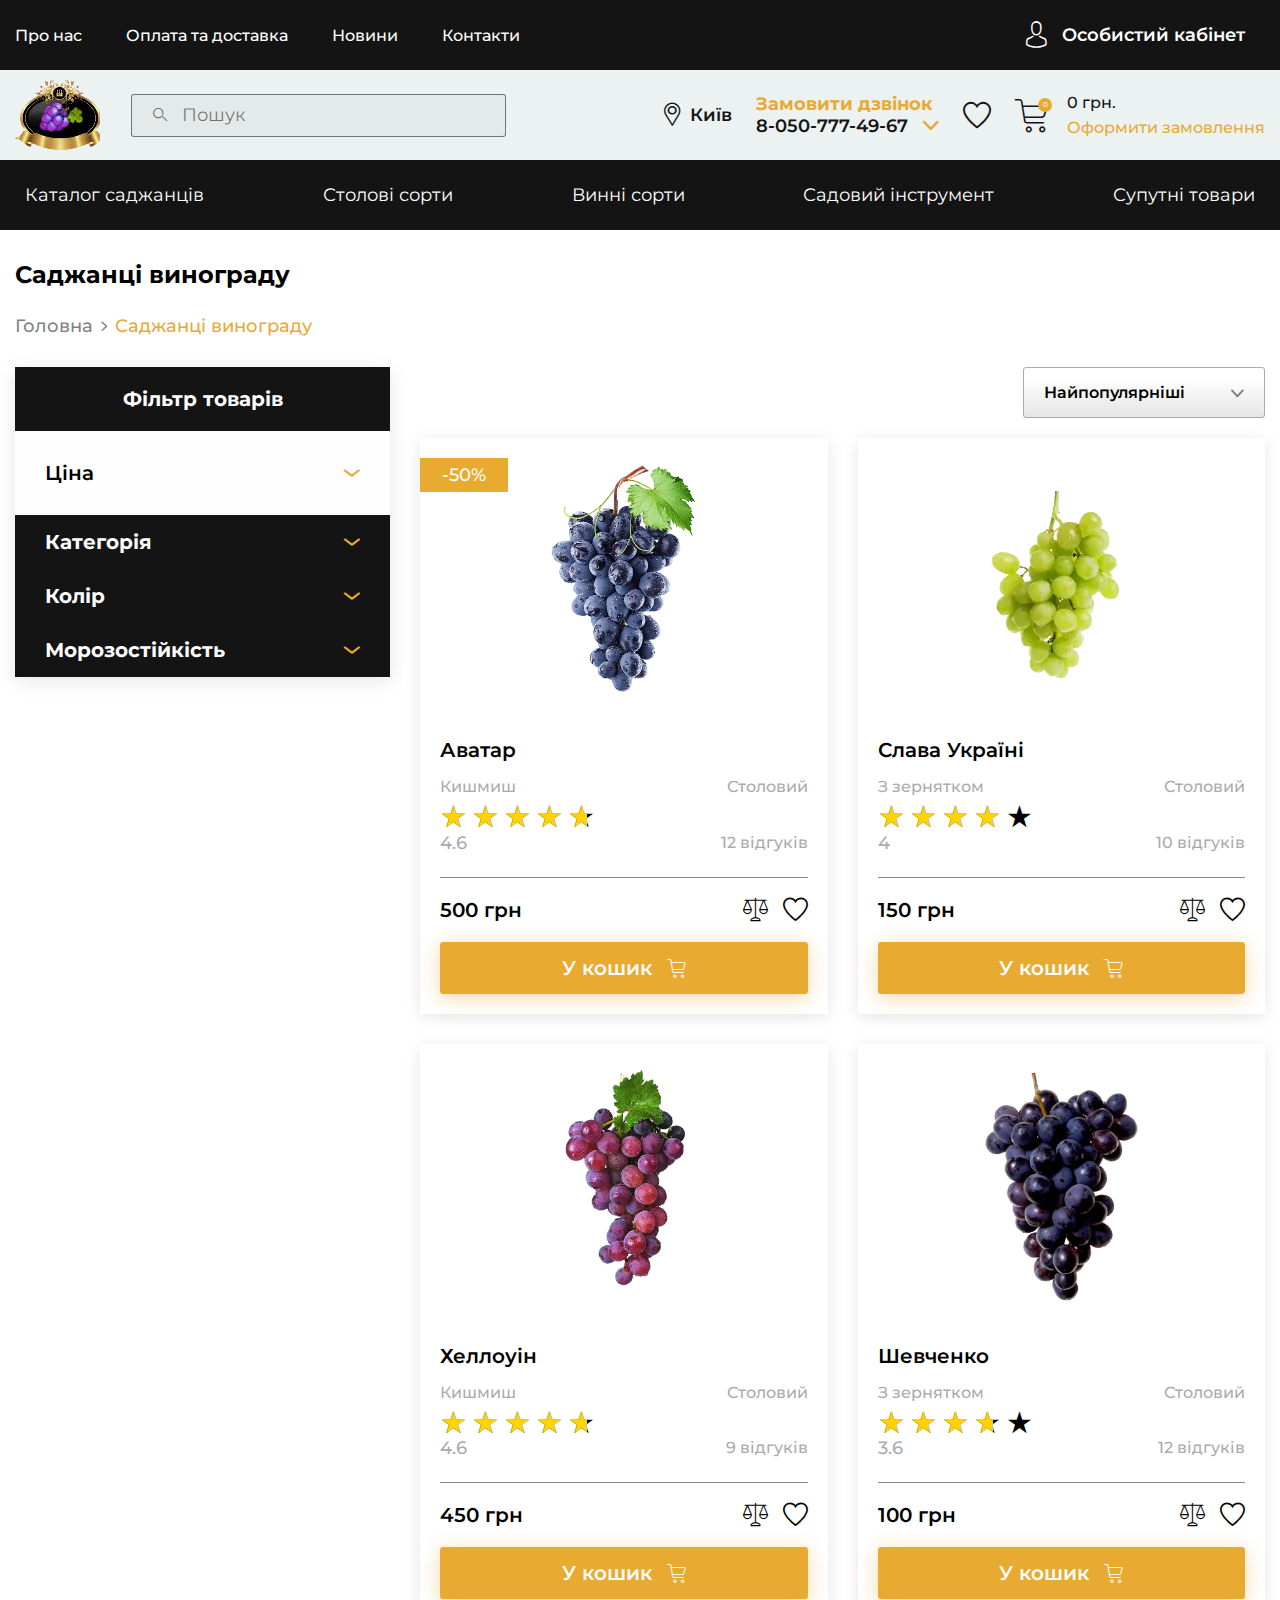
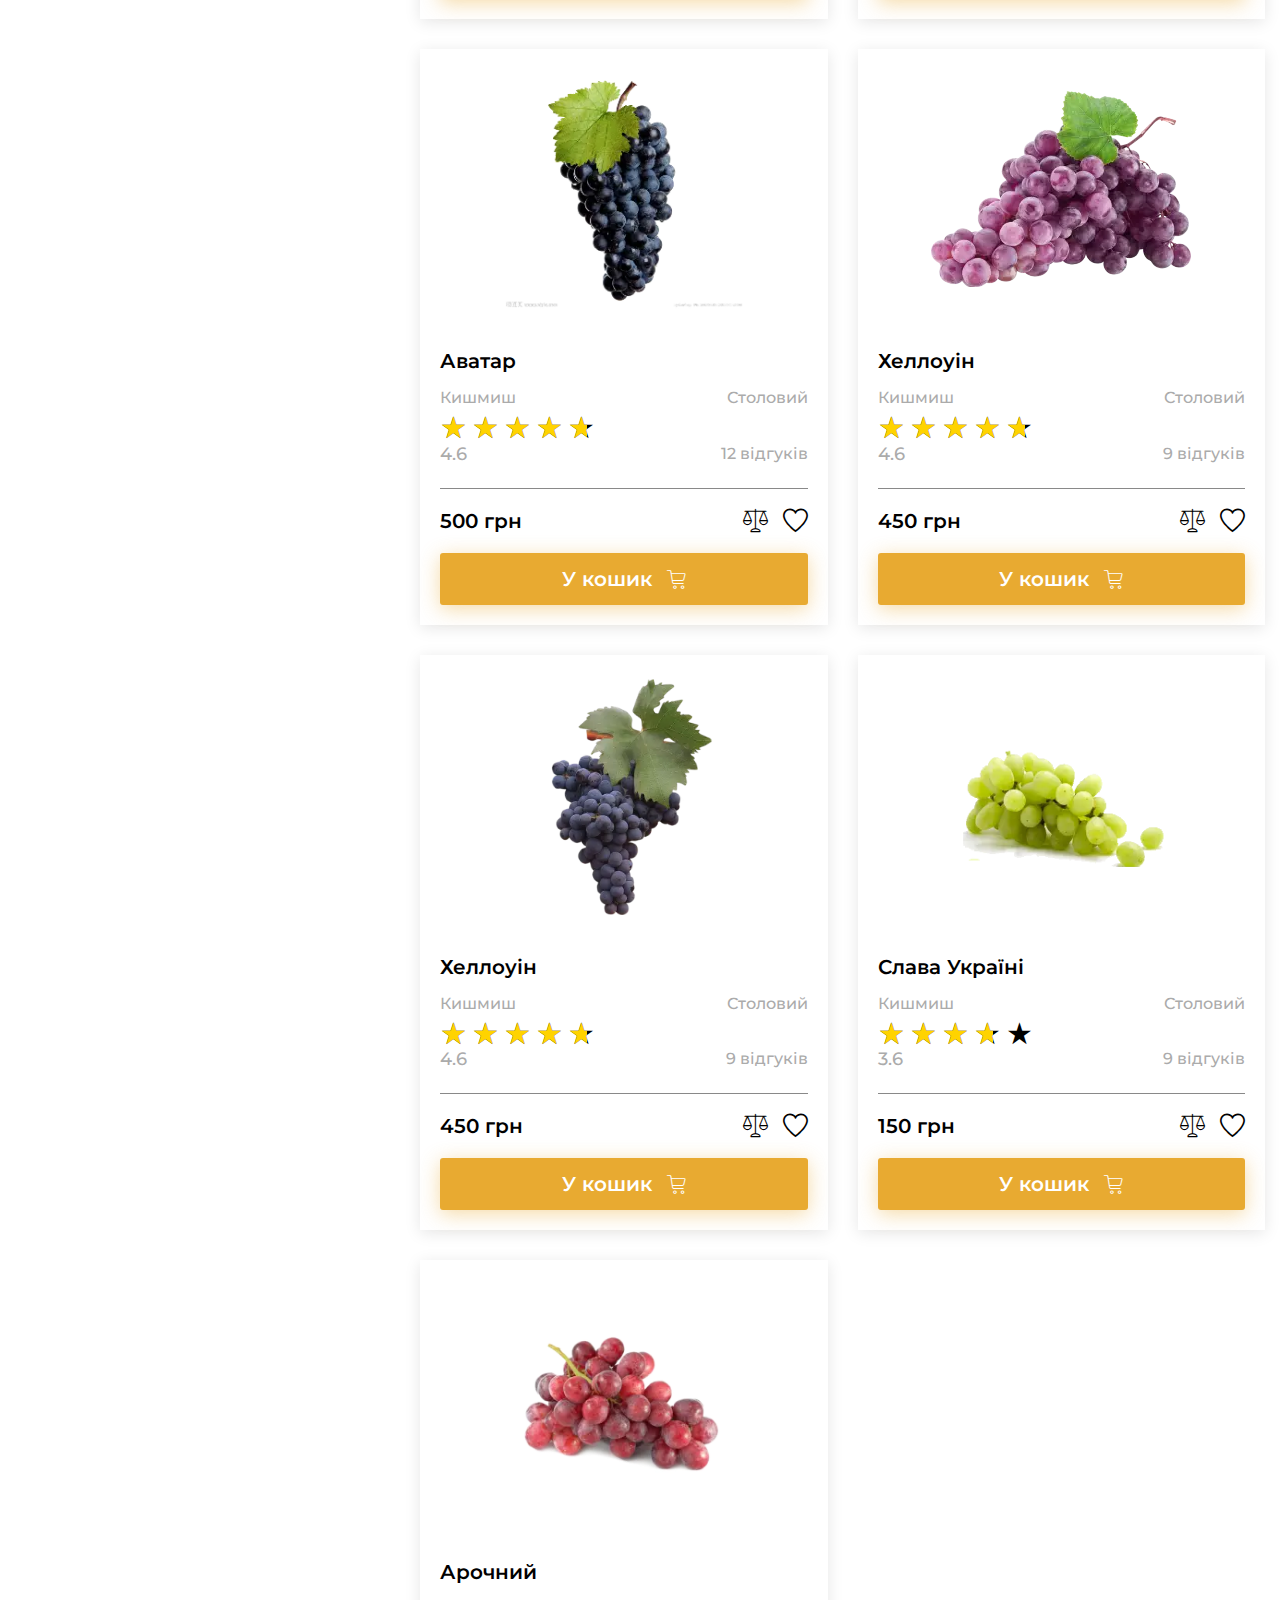
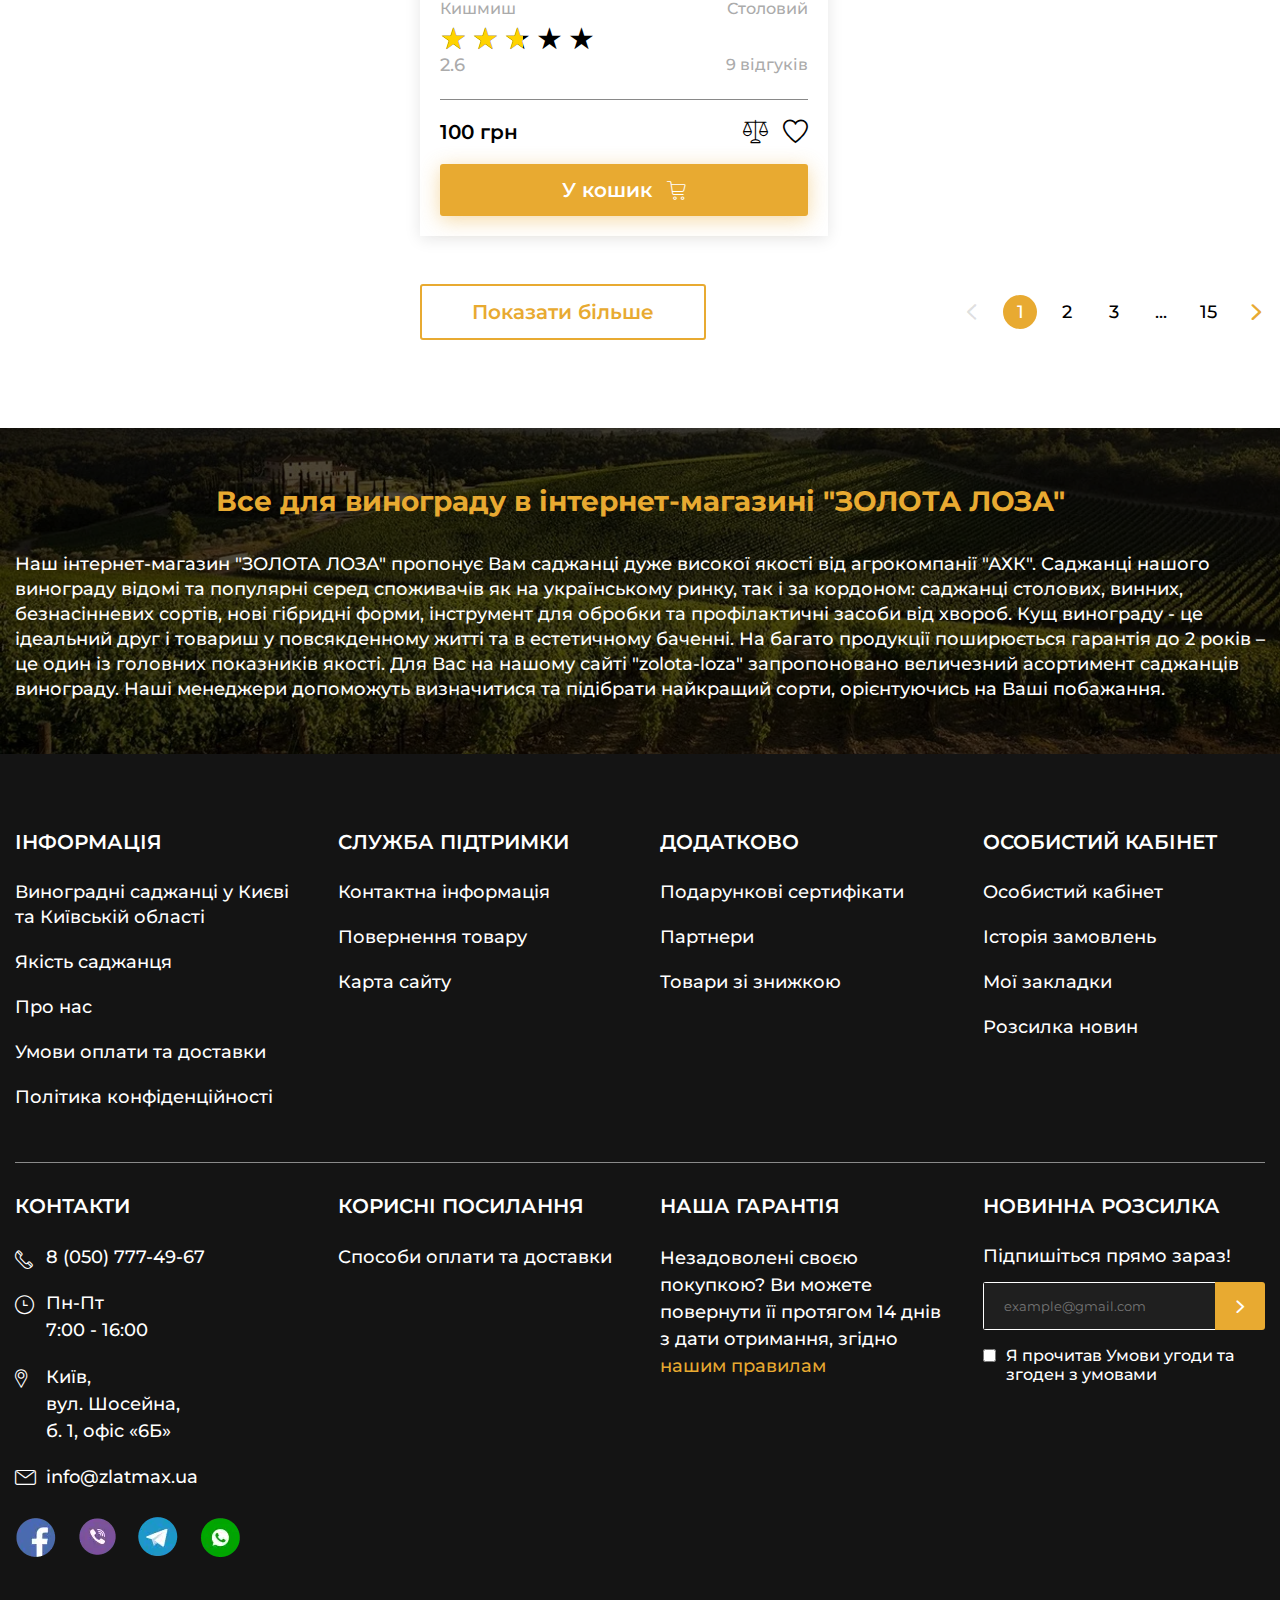
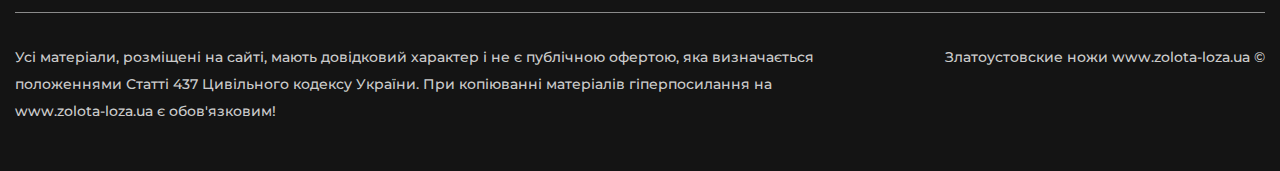
<file: catalog.html>
<!DOCTYPE html>
<html lang="en">
<head>
    <meta charset="UTF-8">
    <meta http-equiv="X-UA-Compatible" content="IE=edge">
    <meta name="viewport" content="width=device-width, initial-scale=1.0">
    <link rel="stylesheet" href="css/style.min.css?_v=20221226132516">
    <link rel="icon" href="img/mainpage/main-block/dragon.png" type="image/x-icon">
    <title>Каталог</title>
</head>

<body>
    <div class="wrapper">
        <header class="header">
    <div class="header_top">
        <div class="top-header __container">
            <nav class="top-header__menu menu-top-header">
                <ul data-da=".menu__body,991.98" class="menu-top-header__list">
                    <li class="menu-top-header__item menu-top-header__item_catalog"><a href=""
                            class="menu-top-header__link menu-top-header__link_catalog _icon-arrow-bottom">Каталог товарів</a></li>
                    <li class="menu-top-header__item"><a href="" class="menu-top-header__link">Про нас</a></li>
                    <li class="menu-top-header__item"><a href="" class="menu-top-header__link">Оплата та доставка</a>
                    </li>
                    <li class="menu-top-header__item"><a href="" class="menu-top-header__link">Новини</a></li>
                    <li class="menu-top-header__item"><a href="" class="menu-top-header__link">Контакти</a></li>
                </ul>
            </nav>
            <a href="" class="top-header__user _icon-user"><span>Особистий кабінет</span></a>
            <nav hidden class="menu">
                <button type="button" class="menu__icon icon-menu"><span></span></button>
                <div class="menu__body">
                </div>
            </nav>
        </div>
    </div>
    <div class="header_body">
        <div class="body-header __container">
            <a href="index.html" class="body-header__logo"></a>
            <div data-da=".catalog-header, 479.98" class="body-header__search">
                <form action="#" class="search-header">
                    <button type="submit" class="search-header__button _icon-search"></button>
                    <input autocomplete="off" type="text" name="form[]" data-error="error" placeholder="Пошук"
                        class="search-header__input">
                </form>
            </div>
            <div class="body-header__actions actions-header">
                <a href="" class="actions-header__location _icon-location"><span>Київ</span></a>
                <div data-da=".top-header,991.98,first" class="actions-header__phones phones-header">
                    <button class="phones-header__callback">Замовити дзвінок</button>
                    <div data-spollers class="phones-header__items">
                        <div class="phones-header__item">
                            <a href="tel:80507774967" class="phones-header__phone"><span>8-050-777-49-67</span></a>
                            <button type="button" data-spoller class="phones-header__arrow _icon-arrow-bottom"></button>
                            <ul class="phones-header__list">
                                <li><a href="tel:80507774968" class="phones-header__phone">8-095-777-49-68</a></li>
                                <li><a href="tel:80507774970" class="phones-header__phone">8-066-777-49-69</a></li>
                            </ul>
                        </div>
                    </div>
                </div>
                <a data-da=".top-header,991.98,2" href="" class="actions-header__favorite _icon-favorite"></a>
                <a data-da=".top-header,991.98,2" href="" class="actions-header__cart cart-header">
                    <div class="cart-header__icon _icon-cart"><span>0</span></div>
                    <div class="cart-header__body">
                        <div class="cart-header__summ">0 грн.</div>
                        <div class="cart-header__link">Оформити замовлення</div>
                    </div>
                </a>
            </div>
        </div>
    </div>
    <div class="header_catalog">
        <div class="catalog-header __container">
            <div class="catalog-header__menu menu-catalog">
                <button type="button" class="menu-catalog__back _icon-back">Назад</button>
                <ul class="menu-catalog__list">
                    <li class="menu-catalog__item">
                        <button data-parent="1" class="menu-catalog__link">Каталог саджанців</button>
                    </li>
                    <li class="menu-catalog__item">
                        <button data-parent="2" class="menu-catalog__link">Столові сорти</button>
                    </li>
                    <li class="menu-catalog__item">
                        <button data-parent="3" class="menu-catalog__link">Винні сорти</button>
                    </li>
                    <li class="menu-catalog__item">
                        <button data-parent="4" class="menu-catalog__link">Садовий інструмент</button>
                    </li>
                    <li class="menu-catalog__item">
                        <button data-parent="5" class="menu-catalog__link">Супутні товари</button>
                    </li>
                </ul>
                <div class="menu-catalog__sub-menu sub-menu-catalog">
                    <button type="button" class="sub-menu-catalog__back _icon-back">Назад</button>
                    <div class="__container">
                        <div hidden data-submenu="1" class="sub-menu-catalog__block">
                            <div class="sub-menu-catalog__category">
                                <a href="catalog.html" class="sub-menu-catalog__link-category">Категорії саджанців</a>
                            </div>
                            <div class="sub-menu-catalog__category">
                                <a href="catalog.html" class="sub-menu-catalog__link-category">Смак</a>
                            </div>
                            <div class="sub-menu-catalog__category">
                                <a href="catalog.html" class="sub-menu-catalog__link-category">Країна походження</a>
                            </div>
                            <div class="sub-menu-catalog__category">
                                <a href="catalog.html" class="sub-menu-catalog__link-category">Умови вирощування</a>
                            </div>
                            <div class="sub-menu-catalog__category">
                                <a href="catalog.html" class="sub-menu-catalog__link-category">Терміни дозрівання</a>
                            </div>

                            <ul class="sub-menu-catalog__list">
                                <li class="sub-menu-catalog__item">
                                    <a href="catalog.html" class="sub-menu-catalog__link">Укривні</a>
                                </li>
                                <li class="sub-menu-catalog__item">
                                    <a href="catalog.html" class="sub-menu-catalog__link">Морозостійкі</a>
                                </li>
                                <li class="sub-menu-catalog__item">
                                    <a href="catalog.html" class="sub-menu-catalog__link">Кісточкові</a>
                                </li>
                                <li class="sub-menu-catalog__item">
                                    <a href="catalog.html" class="sub-menu-catalog__link">Безкісточкові (кишмиш)</a>
                                </li>
                                <li class="sub-menu-catalog__item">
                                    <a href="catalog.html" class="sub-menu-catalog__link">Української селекції</a>
                                </li>
                                <li class="sub-menu-catalog__item">
                                    <a href="catalog.html" class="sub-menu-catalog__link">Закордонної селекції</a>
                                </li>
                                <li class="sub-menu-catalog__item">
                                    <a href="catalog.html" class="sub-menu-catalog__link">Зеленій відтінки</a>
                                </li>
                                <li class="sub-menu-catalog__item">
                                    <a href="catalog.html" class="sub-menu-catalog__link">Сині відтінки</a>
                                </li>
                                <li class="sub-menu-catalog__item">
                                    <a href="catalog.html" class="sub-menu-catalog__link">Рожеві відтінки</a>
                                </li>
                            </ul>
                            <ul class="sub-menu-catalog__list">
                                <li class="sub-menu-catalog__item">
                                    <a href="catalog.html" class="sub-menu-catalog__link">Мускат</a>
                                </li>
                                <li class="sub-menu-catalog__item">
                                    <a href="catalog.html" class="sub-menu-catalog__link">Солодкий</a>
                                </li>
                                <li class="sub-menu-catalog__item">
                                    <a href="catalog.html" class="sub-menu-catalog__link">Нейтральний</a>
                                </li>
                                <li class="sub-menu-catalog__item">
                                    <a href="catalog.html" class="sub-menu-catalog__link">З кислинкою</a>
                                </li>
                                <li class="sub-menu-catalog__item">
                                    <a href="catalog.html" class="sub-menu-catalog__link">Хрусткий</a>
                                </li>
                                <li class="sub-menu-catalog__item">
                                    <a href="catalog.html" class="sub-menu-catalog__link">Соковитий</a>
                                </li>
                                <li class="sub-menu-catalog__item">
                                    <a href="catalog.html" class="sub-menu-catalog__link">Терпкий</a>
                                </li>
                            </ul>
                            <ul class="sub-menu-catalog__list">
                                <li class="sub-menu-catalog__item">
                                    <a href="catalog.html" class="sub-menu-catalog__link">Україна</a>
                                </li>
                                <li class="sub-menu-catalog__item">
                                    <a href="catalog.html" class="sub-menu-catalog__link">США</a>
                                </li>
                                <li class="sub-menu-catalog__item">
                                    <a href="catalog.html" class="sub-menu-catalog__link">Франція</a>
                                </li>
                                <li class="sub-menu-catalog__item">
                                    <a href="catalog.html" class="sub-menu-catalog__link">Молдова</a>
                                </li>
                                <li class="sub-menu-catalog__item">
                                    <a href="catalog.html" class="sub-menu-catalog__link">Германія</a>
                                </li>
                                <li class="sub-menu-catalog__item">
                                    <a href="catalog.html" class="sub-menu-catalog__link">Італія</a>
                                </li>
                                <li class="sub-menu-catalog__item">
                                    <a href="catalog.html" class="sub-menu-catalog__link">Польща</a>
                                </li>
                                <li class="sub-menu-catalog__item">
                                    <a href="catalog.html" class="sub-menu-catalog__link">Туреччина</a>
                                </li>
                                <li class="sub-menu-catalog__item">
                                    <a href="catalog.html" class="sub-menu-catalog__link">Інші країни</a>
                                </li>
                            </ul>
                            <ul class="sub-menu-catalog__list">
                                <li class="sub-menu-catalog__item">
                                    <a href="catalog.html" class="sub-menu-catalog__link">Невибагливий</a>
                                </li>
                                <li class="sub-menu-catalog__item">
                                    <a href="catalog.html" class="sub-menu-catalog__link">Середня вибагливість</a>
                                </li>
                                <li class="sub-menu-catalog__item">
                                    <a href="catalog.html" class="sub-menu-catalog__link">Вибагливий</a>
                                </li>
                                <li class="sub-menu-catalog__item">
                                    <a href="catalog.html" class="sub-menu-catalog__link">Дуже вибагливий</a>
                                </li>
                            </ul>
                            <ul class="sub-menu-catalog__list">
                                <li class="sub-menu-catalog__item">
                                    <a href="catalog.html" class="sub-menu-catalog__link">Надранній</a>
                                </li>
                                <li class="sub-menu-catalog__item">
                                    <a href="catalog.html" class="sub-menu-catalog__link">Ранній</a>
                                </li>
                                <li class="sub-menu-catalog__item">
                                    <a href="catalog.html" class="sub-menu-catalog__link">Ранньо-середній</a>
                                </li>
                                <li class="sub-menu-catalog__item">
                                    <a href="catalog.html" class="sub-menu-catalog__link">Сероедній</a>
                                </li>
                                <li class="sub-menu-catalog__item">
                                    <a href="catalog.html" class="sub-menu-catalog__link">Пізньо-середній</a>
                                </li>
                                <li class="sub-menu-catalog__item">
                                    <a href="catalog.html" class="sub-menu-catalog__link">Пізній</a>
                                </li>
                                <li class="sub-menu-catalog__item">
                                    <a href="catalog.html" class="sub-menu-catalog__link">Надпізній</a>
                                </li>
                            </ul>

                            <div class="sub-menu-catalog__footer">
                                <a href="catalog.html" class="sub-menu-catalog__all">Дивитись все</a>
                            </div>
                            <div class="sub-menu-catalog__footer">
                                <a href="catalog.html" class="sub-menu-catalog__all">Дивитись все</a>
                            </div>
                            <div class="sub-menu-catalog__footer">
                                <a href="catalog.html" class="sub-menu-catalog__all">Дивитись все</a>
                            </div>
                            <div class="sub-menu-catalog__footer">
                                <a href="catalog.html" class="sub-menu-catalog__all">Дивитись все</a>
                            </div>
                            <div class="sub-menu-catalog__footer">
                                <a href="catalog.html" class="sub-menu-catalog__all">Дивитись все</a>
                            </div>

                        </div>
                        <div hidden data-submenu="2" class="sub-menu-catalog__block">
                            <div class="sub-menu-catalog__category">
                                <a href="catalog.html" class="sub-menu-catalog__link-category">Кишмиш</a>
                            </div>
                            <div class="sub-menu-catalog__category">
                                <a href="catalog.html" class="sub-menu-catalog__link-category">Білий</a>
                            </div>
                            <div class="sub-menu-catalog__category">
                                <a href="catalog.html" class="sub-menu-catalog__link-category">Рожевій</a>
                            </div>
                            <div class="sub-menu-catalog__category">
                                <a href="catalog.html" class="sub-menu-catalog__link-category">Синій</a>
                            </div>
                            <ul class="sub-menu-catalog__list">
                                <li class="sub-menu-catalog__item">
                                    <a href="product.html" class="sub-menu-catalog__link">Бравісімо</a>
                                </li>
                                <li class="sub-menu-catalog__item">
                                    <a href="product.html" class="sub-menu-catalog__link">Аватар</a>
                                </li>
                                <li class="sub-menu-catalog__item">
                                    <a href="product.html" class="sub-menu-catalog__link">Арарат</a>
                                </li>
                                <li class="sub-menu-catalog__item">
                                    <a href="product.html" class="sub-menu-catalog__link">Багратіон</a>
                                </li>
                                <li class="sub-menu-catalog__item">
                                    <a href="product.html" class="sub-menu-catalog__link">Аттика</a>
                                </li>
                                <li class="sub-menu-catalog__item">
                                    <a href="product.html" class="sub-menu-catalog__link">Юпітер</a>
                                </li>
                                <li class="sub-menu-catalog__item">
                                    <a href="product.html" class="sub-menu-catalog__link">Велес</a>
                                </li>
                                <li class="sub-menu-catalog__item">
                                    <a href="product.html" class="sub-menu-catalog__link">Запорізький</a>
                                </li>
                                <li class="sub-menu-catalog__item">
                                    <a href="product.html" class="sub-menu-catalog__link">Червоний палець</a>
                                </li>
                            </ul>
                            <ul class="sub-menu-catalog__list">
                                <li class="sub-menu-catalog__item">
                                    <a href="product.html" class="sub-menu-catalog__link">Люсія</a>
                                </li>
                                <li class="sub-menu-catalog__item">
                                    <a href="product.html" class="sub-menu-catalog__link">Піар</a>
                                </li>
                                <li class="sub-menu-catalog__item">
                                    <a href="product.html" class="sub-menu-catalog__link">Осінній великоплідний</a>
                                </li>
                                <li class="sub-menu-catalog__item">
                                    <a href="product.html" class="sub-menu-catalog__link">Саграйон</a>
                                </li>
                                <li class="sub-menu-catalog__item">
                                    <a href="product.html" class="sub-menu-catalog__link">Сатурн</a>
                                </li>
                                <li class="sub-menu-catalog__item">
                                    <a href="product.html" class="sub-menu-catalog__link">Цімус</a>
                                </li>
                                <li class="sub-menu-catalog__item">
                                    <a href="product.html" class="sub-menu-catalog__link">Валентино</a>
                                </li>
                                <li class="sub-menu-catalog__item">
                                    <a href="product.html" class="sub-menu-catalog__link">Коктейль</a>
                                </li>
                                <li class="sub-menu-catalog__item">
                                    <a href="product.html" class="sub-menu-catalog__link">Лорус</a>
                                </li>
                            </ul>
                            <ul class="sub-menu-catalog__list">
                                <li class="sub-menu-catalog__item">
                                    <a href="product.html" class="sub-menu-catalog__link">Скарлет</a>
                                </li>
                                <li class="sub-menu-catalog__item">
                                    <a href="product.html" class="sub-menu-catalog__link">Піар</a>
                                </li>
                                <li class="sub-menu-catalog__item">
                                    <a href="product.html" class="sub-menu-catalog__link">Запорізький</a>
                                </li>
                                <li class="sub-menu-catalog__item">
                                    <a href="product.html" class="sub-menu-catalog__link">Червоне полум'я</a>
                                </li>
                                <li class="sub-menu-catalog__item">
                                    <a href="product.html" class="sub-menu-catalog__link">Променистий</a>
                                </li>
                                <li class="sub-menu-catalog__item">
                                    <a href="product.html" class="sub-menu-catalog__link">Знахідка</a>
                                </li>
                                <li class="sub-menu-catalog__item">
                                    <a href="product.html" class="sub-menu-catalog__link">Рубі Сідліс</a>
                                </li>
                                <li class="sub-menu-catalog__item">
                                    <a href="product.html" class="sub-menu-catalog__link">Лускунчик</a>
                                </li>
                                <li class="sub-menu-catalog__item">
                                    <a href="product.html" class="sub-menu-catalog__link">Пересвіт</a>
                                </li>
                            </ul>
                            <ul class="sub-menu-catalog__list">
                                <li class="sub-menu-catalog__item">
                                    <a href="product.html" class="sub-menu-catalog__link">Аттика</a>
                                </li>
                                <li class="sub-menu-catalog__item">
                                    <a href="product.html" class="sub-menu-catalog__link">Венера</a>
                                </li>
                                <li class="sub-menu-catalog__item">
                                    <a href="product.html" class="sub-menu-catalog__link">Джой</a>
                                </li>
                                <li class="sub-menu-catalog__item">
                                    <a href="product.html" class="sub-menu-catalog__link">Літній Королівський</a>
                                </li>
                                <li class="sub-menu-catalog__item">
                                    <a href="product.html" class="sub-menu-catalog__link">Найт б'юті</a>
                                </li>
                                <li class="sub-menu-catalog__item">
                                    <a href="product.html" class="sub-menu-catalog__link">Ребекка</a>
                                </li>
                                <li class="sub-menu-catalog__item">
                                    <a href="product.html" class="sub-menu-catalog__link">Чорний палець</a>
                                </li>
                                <li class="sub-menu-catalog__item">
                                    <a href="product.html" class="sub-menu-catalog__link">Шарада</a>
                                </li>
                                <li class="sub-menu-catalog__item">
                                    <a href="product.html" class="sub-menu-catalog__link">Венера</a>
                                </li>
                            </ul>
                            <div class="sub-menu-catalog__footer">
                                <a href="catalog.html" class="sub-menu-catalog__all">Дивитись все</a>
                            </div>
                            <div class="sub-menu-catalog__footer">
                                <a href="catalog.html" class="sub-menu-catalog__all">Дивитись все</a>
                            </div>
                            <div class="sub-menu-catalog__footer">
                                <a href="catalog.html" class="sub-menu-catalog__all">Дивитись все</a>
                            </div>
                            <div class="sub-menu-catalog__footer">
                                <a href="catalog.html" class="sub-menu-catalog__all">Дивитись все</a>
                            </div>
                        </div>
                        <div hidden data-submenu="3" class="sub-menu-catalog__block">
                            <div class="sub-menu-catalog__category">
                                <a href="catalog.html" class="sub-menu-catalog__link-category">Білий</a>
                            </div>
                            <div class="sub-menu-catalog__category">
                                <a href="catalog.html" class="sub-menu-catalog__link-category">Рожевій</a>
                            </div>
                            <div class="sub-menu-catalog__category">
                                <a href="catalog.html" class="sub-menu-catalog__link-category">Синій</a>
                            </div>

                            <ul class="sub-menu-catalog__list">
                                <li class="sub-menu-catalog__item">
                                    <a href="product.html" class="sub-menu-catalog__link">Люсія</a>
                                </li>
                                <li class="sub-menu-catalog__item">
                                    <a href="product.html" class="sub-menu-catalog__link">Піар</a>
                                </li>
                                <li class="sub-menu-catalog__item">
                                    <a href="product.html" class="sub-menu-catalog__link">Осінній великоплідний</a>
                                </li>
                                <li class="sub-menu-catalog__item">
                                    <a href="product.html" class="sub-menu-catalog__link">Саграйон</a>
                                </li>
                                <li class="sub-menu-catalog__item">
                                    <a href="product.html" class="sub-menu-catalog__link">Сатурн</a>
                                </li>
                                <li class="sub-menu-catalog__item">
                                    <a href="product.html" class="sub-menu-catalog__link">Цимус</a>
                                </li>
                                <li class="sub-menu-catalog__item">
                                    <a href="product.html" class="sub-menu-catalog__link">Валентино</a>
                                </li>
                                <li class="sub-menu-catalog__item">
                                    <a href="product.html" class="sub-menu-catalog__link">Коктейль</a>
                                </li>
                                <li class="sub-menu-catalog__item">
                                    <a href="product.html" class="sub-menu-catalog__link">Лорус</a>
                                </li>
                            </ul>
                            <ul class="sub-menu-catalog__list">
                                <li class="sub-menu-catalog__item">
                                    <a href="product.html" class="sub-menu-catalog__link">Скарлет</a>
                                </li>
                                <li class="sub-menu-catalog__item">
                                    <a href="product.html" class="sub-menu-catalog__link">Піар</a>
                                </li>
                                <li class="sub-menu-catalog__item">
                                    <a href="product.html" class="sub-menu-catalog__link">Запорізький</a>
                                </li>
                                <li class="sub-menu-catalog__item">
                                    <a href="product.html" class="sub-menu-catalog__link">Червоне полум'я</a>
                                </li>
                                <li class="sub-menu-catalog__item">
                                    <a href="product.html" class="sub-menu-catalog__link">Променистий</a>
                                </li>
                                <li class="sub-menu-catalog__item">
                                    <a href="product.html" class="sub-menu-catalog__link">Знахідка</a>
                                </li>
                                <li class="sub-menu-catalog__item">
                                    <a href="product.html" class="sub-menu-catalog__link">Рубі Сідліс</a>
                                </li>
                                <li class="sub-menu-catalog__item">
                                    <a href="product.html" class="sub-menu-catalog__link">Лускунчик</a>
                                </li>
                                <li class="sub-menu-catalog__item">
                                    <a href="product.html" class="sub-menu-catalog__link">Пересвіт</a>
                                </li>
                            </ul>
                            <ul class="sub-menu-catalog__list">
                                <li class="sub-menu-catalog__item">
                                    <a href="product.html" class="sub-menu-catalog__link">Аттика</a>
                                </li>
                                <li class="sub-menu-catalog__item">
                                    <a href="product.html" class="sub-menu-catalog__link">Венера</a>
                                </li>
                                <li class="sub-menu-catalog__item">
                                    <a href="product.html" class="sub-menu-catalog__link">Джой</a>
                                </li>
                                <li class="sub-menu-catalog__item">
                                    <a href="product.html" class="sub-menu-catalog__link">Літній Королівський</a>
                                </li>
                                <li class="sub-menu-catalog__item">
                                    <a href="product.html" class="sub-menu-catalog__link">Найт б'юті</a>
                                </li>
                                <li class="sub-menu-catalog__item">
                                    <a href="product.html" class="sub-menu-catalog__link">Ребекка</a>
                                </li>
                                <li class="sub-menu-catalog__item">
                                    <a href="product.html" class="sub-menu-catalog__link">Чорний палець</a>
                                </li>
                                <li class="sub-menu-catalog__item">
                                    <a href="product.html" class="sub-menu-catalog__link">Шарада</a>
                                </li>
                                <li class="sub-menu-catalog__item">
                                    <a href="product.html" class="sub-menu-catalog__link">Венера</a>
                                </li>
                            </ul>

                            <div class="sub-menu-catalog__footer">
                                <a href="catalog.html" class="sub-menu-catalog__all">Дивитись все</a>
                            </div>
                            <div class="sub-menu-catalog__footer">
                                <a href="catalog.html" class="sub-menu-catalog__all">Дивитись все</a>
                            </div>
                            <div class="sub-menu-catalog__footer">
                                <a href="catalog.html" class="sub-menu-catalog__all">Дивитись все</a>
                            </div>
                        </div>
                        <div hidden data-submenu="4" class="sub-menu-catalog__block">
                            <div class="sub-menu-catalog__category">
                                <a href="catalog.html" class="sub-menu-catalog__link-category">Інструмент</a>
                            </div>
                            <div class="sub-menu-catalog__category">
                                <a href="catalog.html" class="sub-menu-catalog__link-category">Одяг</a>
                            </div>

                            <ul class="sub-menu-catalog__list">
                                <li class="sub-menu-catalog__item">
                                    <a href="" class="sub-menu-catalog__link">Лопата</a>
                                </li>
                                <li class="sub-menu-catalog__item">
                                    <a href="" class="sub-menu-catalog__link">Секатор</a>
                                </li>
                                <li class="sub-menu-catalog__item">
                                    <a href="" class="sub-menu-catalog__link">Тапінер</a>
                                </li>
                                <li class="sub-menu-catalog__item">
                                    <a href="" class="sub-menu-catalog__link">Сучкоріз</a>
                                </li>
                                <li class="sub-menu-catalog__item">
                                    <a href="" class="sub-menu-catalog__link">Пилка</a>
                                </li>
                                <li class="sub-menu-catalog__item">
                                    <a href="" class="sub-menu-catalog__link">Обприскувач</a>
                                </li>
                            </ul>
                            <ul class="sub-menu-catalog__list">
                                <li class="sub-menu-catalog__item">
                                    <a href="" class="sub-menu-catalog__link">Маска</a>
                                </li>
                                <li class="sub-menu-catalog__item">
                                    <a href="" class="sub-menu-catalog__link">Захисні окуляри</a>
                                </li>
                                <li class="sub-menu-catalog__item">
                                    <a href="" class="sub-menu-catalog__link">Захисний одяг</a>
                                </li>
                                <li class="sub-menu-catalog__item">
                                    <a href="" class="sub-menu-catalog__link">Рукавички</a>
                                </li>
                            </ul>

                            <div class="sub-menu-catalog__footer">
                                <a href="" class="sub-menu-catalog__all">Дивитись все</a>
                            </div>
                            <div class="sub-menu-catalog__footer">
                                <a href="" class="sub-menu-catalog__all">Дивитись все</a>
                            </div>
                        </div>
                        <div hidden data-submenu="5" class="sub-menu-catalog__block">
                            <div class="sub-menu-catalog__category">
                                <a href="" class="sub-menu-catalog__link-category">Добрива</a>
                            </div>
                            <div class="sub-menu-catalog__category">
                                <a href="" class="sub-menu-catalog__link-category">Ліки</a>
                            </div>

                            <ul class="sub-menu-catalog__list">
                                <li class="sub-menu-catalog__item">
                                    <a href="" class="sub-menu-catalog__link">Азотні</a>
                                </li>
                                <li class="sub-menu-catalog__item">
                                    <a href="" class="sub-menu-catalog__link">Калійні</a>
                                </li>
                                <li class="sub-menu-catalog__item">
                                    <a href="" class="sub-menu-catalog__link">Фосфатні</a>
                                </li>
                                <li class="sub-menu-catalog__item">
                                    <a href="" class="sub-menu-catalog__link">Комплексні</a>
                                </li>
                                <li class="sub-menu-catalog__item">
                                    <a href="" class="sub-menu-catalog__link">Мінеральні</a>
                                </li>
                                <li class="sub-menu-catalog__item">
                                    <a href="" class="sub-menu-catalog__link">Біологічні</a>
                                </li>
                            </ul>
                            <ul class="sub-menu-catalog__list">
                                <li class="sub-menu-catalog__item">
                                    <a href="" class="sub-menu-catalog__link">Мідний купорос</a>
                                </li>
                                <li class="sub-menu-catalog__item">
                                    <a href="" class="sub-menu-catalog__link">Залізний купорос</a>
                                </li>
                                <li class="sub-menu-catalog__item">
                                    <a href="" class="sub-menu-catalog__link">Вапно</a>
                                </li>
                                <li class="sub-menu-catalog__item">
                                    <a href="" class="sub-menu-catalog__link">Фунгіциди</a>
                                </li>
                                <li class="sub-menu-catalog__item">
                                    <a href="" class="sub-menu-catalog__link">Біологічні</a>
                                </li>
                            </ul>

                            <div class="sub-menu-catalog__footer">
                                <a href="" class="sub-menu-catalog__all">Дивитись все</a>
                            </div>
                            <div class="sub-menu-catalog__footer">
                                <a href="" class="sub-menu-catalog__all">Дивитись все</a>
                            </div>
                        </div>
                    </div>
                </div>
            </div>
        </div>
    </div>
</header>
        <main class="page page_inner">
            <div class="page__header">
                <div class="__container">
                    <h1 class="page__title title">Саджанці винограду</h1>
                    <nav class="breadcrumbs">
                        <ul class="breadcrumbs__list">
                            <li class="breadcrumbs__item">
                                <a href="index.html" class="breadcrumbs__link">Головна</a>
                            </li>
                            <li class="breadcrumbs__item">
                                <span class="breadcrumbs__current">Саджанці винограду</span>
                            </li>
                        </ul>
                    </nav>
                </div>
            </div>
            <div class="catalog">
                <div class="__container">
                    <div class="catalog__body">
                        <div class="catalog__filter filter-catalog">
                            <button type="button" class="filter-catalog__title _icon-spoller-arrow">Фільтр
                                товарів</button>
                            <div data-spollers class="filter-catalog__items">
                                <div class="filter-catalog__price price-filter">
                                    <button type="button" data-spoller
                                        class="price-filter__title _icon-spoller-arrow">Ціна</button>
                                    <div data-range class="price-filter__body">
                                        <div class="price-filter__inputs">
                                            <input data-range-from="0" autocomplete="off" type="text" value="500"
                                                name="form[]" class="price-filter__input">
                                            <input data-range-to="5000" autocomplete="off" type="text" value="1000"
                                                name="form[]" class="price-filter__input">
                                        </div>
                                        <div data-range-item class="price-filter__range"></div>
                                    </div>
                                </div>
                                <div class="filter-catalog__item item-filter-catalog">
                                    <button type="button" data-spoller
                                        class="item-filter-catalog__title _icon-spoller-arrow">Категорія</button>
                                    <div class="item-filter-catalog__body">
                                        <div class="item-filter-catalog__checkbox checkbox">
                                            <input type="checkbox" name="form[]" id="c_1" data-error="Помилка"
                                                class="checkbox__input" value="1">
                                            <label for="c_1" class="checkbox__label"><span
                                                    class="checkbox__text">Столові
                                                    <small>(250)</small></span></label>
                                        </div>
                                        <div class="item-filter-catalog__checkbox checkbox">
                                            <input type="checkbox" name="form[]" id="c_2" data-error="Помилка"
                                                class="checkbox__input" value="1">
                                            <label for="c_2" class="checkbox__label"><span
                                                    class="checkbox__text">Технічні (винні)
                                                    <small>(130)</small></span></label>
                                        </div>
                                    </div>
                                </div>
                                <div class="filter-catalog__item item-filter-catalog">
                                    <button type="button" data-spoller
                                        class="item-filter-catalog__title _icon-spoller-arrow">Колір</button>
                                    <div class="item-filter-catalog__body">
                                        <div class="item-filter-catalog__checkbox checkbox">
                                            <input type="checkbox" name="form[]" id="c_3" data-error="Помилка"
                                                class="checkbox__input" value="1">
                                            <label for="c_3" class="checkbox__label"><span class="checkbox__text">Білий
                                                    <small>(130)</small></span></label>
                                        </div>
                                        <div class="item-filter-catalog__checkbox checkbox">
                                            <input type="checkbox" name="form[]" id="c_4" data-error="Помилка"
                                                class="checkbox__input" value="1">
                                            <label for="c_4" class="checkbox__label"><span
                                                    class="checkbox__text">Рожевий
                                                    <small>(140)</small></span></label>
                                        </div>
                                        <div class="item-filter-catalog__checkbox checkbox">
                                            <input type="checkbox" name="form[]" id="c_5" data-error="Помилка"
                                                class="checkbox__input" value="1">
                                            <label for="c_5" class="checkbox__label"><span class="checkbox__text">Синій
                                                    <small>(110)</small></span></label>
                                        </div>
                                    </div>
                                </div>
                                <div class="filter-catalog__item item-filter-catalog">
                                    <button type="button" data-spoller
                                        class="item-filter-catalog__title _icon-spoller-arrow">Морозостійкість</button>
                                    <div class="item-filter-catalog__body">
                                        <div class="item-filter-catalog__checkbox checkbox">
                                            <input type="checkbox" name="form[]" id="c_6" data-error="Помилка"
                                                class="checkbox__input" value="1">
                                            <label for="c_6" class="checkbox__label"><span class="checkbox__text">Низька
                                                    <small>(250)</small></span></label>
                                        </div>
                                        <div class="item-filter-catalog__checkbox checkbox">
                                            <input type="checkbox" name="form[]" id="c_7" data-error="Помилка"
                                                class="checkbox__input" value="1">
                                            <label for="c_7" class="checkbox__label"><span class="checkbox__text">Висока
                                                    <small>(130)</small></span></label>
                                        </div>
                                    </div>
                                </div>
                            </div>
                        </div>
                        <div class="catalog__content">
                            <div class="catalog__control">
                                <div class="select">
                                    <div class="select__header">
                                        <span class="select__current">Найпопулярніші</span>
                                    </div>
                                    <div class="select__body">
                                        <div data-value="1" class="select__item">Новинки</div>
                                        <div data-value="2" class="select__item">Спочатку дешевші</div>
                                        <div data-value="3" class="select__item">Спочатку дорожчі</div>
                                        <div data-value="4" class="select__item">Найпопулярніші</div>
                                    </div>
                                </div>
                            </div>
                            <div class="catalog__products">
                                <article class="products-card">
                                    <div class="products-card__sale">-50%</div>
                                    <a href="product.html" class="products-card__image">
                                        <span class="products-card__item-image-ibg">
                                            <picture><source srcset="img/product-card/img-01.webp" type="image/webp"><img src="img/product-card/img-01.png" alt="image"></picture>
                                        </span>
                                    </a>
                                    <div class="products-card__body">
                                        <h4 class="products-card__title">
                                            <a href="product.html" class="products-card__link-title">Аватар</a>
                                        </h4>
                                        <div class="products-card__info info-products-card">
                                            <div class="products-card__size">Кишмиш</div>
                                            <div class="products-card__materials">Столовий</div>
                                        </div>
                                        <div class="products-card__rating">
                                            <div class="rating rating_set">
                                                <div class="rating__body">
                                                    <div class="rating__active"></div>
                                                    <div class="rating__items">
                                                        <input type="radio" class="rating__item" value="1"
                                                            name="rating">
                                                        <input type="radio" class="rating__item" value="2"
                                                            name="rating">
                                                        <input type="radio" class="rating__item" value="3"
                                                            name="rating">
                                                        <input type="radio" class="rating__item" value="4"
                                                            name="rating">
                                                        <input type="radio" class="rating__item" value="5"
                                                            name="rating">
                                                    </div>
                                                </div>
                                                <div class="rating__value">4.6</div>
                                            </div>
                                            <div class="rating__info">12 відгуків</div>
                                        </div>
                                        <div class="products-card__footer">
                                            <div class="products-card__price">500 грн</div>
                                            <a href="" class="products-card__compare _icon-compare"></a>
                                            <a href="" class="products-card__favorite _icon-favorite"></a>
                                        </div>
                                        <button class="products-card__cart button"><span class="_icon-cart">У
                                                кошик</span></button>
                                    </div>
                                </article>
                                <article class="products-card">
                                    <a href="product.html" class="products-card__image">
                                        <span class="products-card__item-image-ibg">
                                            <picture><source srcset="img/product-card/img-02.webp" type="image/webp"><img src="img/product-card/img-02.png" alt="image"></picture>
                                        </span>
                                    </a>
                                    <div class="products-card__body">
                                        <h4 class="products-card__title">
                                            <a href="product.html" class="products-card__link-title">Слава Україні</a>
                                        </h4>
                                        <div class="products-card__info info-products-card">
                                            <div class="products-card__size">З зернятком</div>
                                            <div class="products-card__materials">Столовий</div>
                                        </div>
                                        <div class="products-card__rating">
                                            <div class="rating rating_set">
                                                <div class="rating__body">
                                                    <div class="rating__active"></div>
                                                    <div class="rating__items">
                                                        <input type="radio" class="rating__item" value="1"
                                                            name="rating">
                                                        <input type="radio" class="rating__item" value="2"
                                                            name="rating">
                                                        <input type="radio" class="rating__item" value="3"
                                                            name="rating">
                                                        <input type="radio" class="rating__item" value="4"
                                                            name="rating">
                                                        <input type="radio" class="rating__item" value="5"
                                                            name="rating">
                                                    </div>
                                                </div>
                                                <div class="rating__value">4</div>
                                            </div>
                                            <div class="rating__info">10 відгуків</div>
                                        </div>
                                        <div class="products-card__footer">
                                            <div class="products-card__price">150 грн</div>
                                            <a href="" class="products-card__compare _icon-compare"></a>
                                            <a href="" class="products-card__favorite _icon-favorite"></a>
                                        </div>
                                        <button class="products-card__cart button"><span class="_icon-cart">У
                                                кошик</span></button>
                                    </div>
                                </article>
                                <article class="products-card">
                                    <a href="product.html" class="products-card__image">
                                        <span class="products-card__item-image-ibg">
                                            <picture><source srcset="img/product-card/img-03.webp" type="image/webp"><img src="img/product-card/img-03.png" alt="image"></picture>
                                        </span>
                                    </a>
                                    <div class="products-card__body">
                                        <h4 class="products-card__title">
                                            <a href="product.html" class="products-card__link-title">Хеллоуін</a>
                                        </h4>
                                        <div class="products-card__info info-products-card">
                                            <div class="products-card__size">Кишмиш</div>
                                            <div class="products-card__materials">Столовий</div>
                                        </div>
                                        <div class="products-card__rating">
                                            <div class="rating rating_set">
                                                <div class="rating__body">
                                                    <div class="rating__active"></div>
                                                    <div class="rating__items">
                                                        <input type="radio" class="rating__item" value="1"
                                                            name="rating">
                                                        <input type="radio" class="rating__item" value="2"
                                                            name="rating">
                                                        <input type="radio" class="rating__item" value="3"
                                                            name="rating">
                                                        <input type="radio" class="rating__item" value="4"
                                                            name="rating">
                                                        <input type="radio" class="rating__item" value="5"
                                                            name="rating">
                                                    </div>
                                                </div>
                                                <div class="rating__value">4.6</div>
                                            </div>
                                            <div class="rating__info">9 відгуків</div>
                                        </div>
                                        <div class="products-card__footer">
                                            <div class="products-card__price">450 грн</div>
                                            <a href="" class="products-card__compare _icon-compare"></a>
                                            <a href="" class="products-card__favorite _icon-favorite"></a>
                                        </div>
                                        <button class="products-card__cart button"><span class="_icon-cart">У
                                                кошик</span></button>
                                    </div>
                                </article>
                                <article class="products-card">
                                    <a href="product.html" class="products-card__image">
                                        <span class="products-card__item-image-ibg">
                                            <picture><source srcset="img/product-card/img-08.webp" type="image/webp"><img src="img/product-card/img-08.png" alt="image"></picture>
                                        </span>
                                    </a>
                                    <div class="products-card__body">
                                        <h4 class="products-card__title">
                                            <a href="product.html" class="products-card__link-title">Шевченко</a>
                                        </h4>
                                        <div class="products-card__info info-products-card">
                                            <div class="products-card__size">З зернятком</div>
                                            <div class="products-card__materials">Столовий</div>
                                        </div>
                                        <div class="products-card__rating">
                                            <div class="rating rating_set">
                                                <div class="rating__body">
                                                    <div class="rating__active"></div>
                                                    <div class="rating__items">
                                                        <input type="radio" class="rating__item" value="1"
                                                            name="rating">
                                                        <input type="radio" class="rating__item" value="2"
                                                            name="rating">
                                                        <input type="radio" class="rating__item" value="3"
                                                            name="rating">
                                                        <input type="radio" class="rating__item" value="4"
                                                            name="rating">
                                                        <input type="radio" class="rating__item" value="5"
                                                            name="rating">
                                                    </div>
                                                </div>
                                                <div class="rating__value">3.6</div>
                                            </div>
                                            <div class="rating__info">12 відгуків</div>
                                        </div>
                                        <div class="products-card__footer">
                                            <div class="products-card__price">100 грн</div>
                                            <a href="" class="products-card__compare _icon-compare"></a>
                                            <a href="" class="products-card__favorite _icon-favorite"></a>
                                        </div>
                                        <button class="products-card__cart button"><span class="_icon-cart">У
                                                кошик</span></button>
                                    </div>
                                </article>
                                <article class="products-card">
                                    <a href="product.html" class="products-card__image">
                                        <span class="products-card__item-image-ibg">
                                            <picture><source srcset="img/product-card/img-09.webp" type="image/webp"><img src="img/product-card/img-09.png" alt="image"></picture>
                                        </span>
                                    </a>
                                    <div class="products-card__body">
                                        <h4 class="products-card__title">
                                            <a href="product.html" class="products-card__link-title">Аватар</a>
                                        </h4>
                                        <div class="products-card__info info-products-card">
                                            <div class="products-card__size">Кишмиш</div>
                                            <div class="products-card__materials">Столовий</div>
                                        </div>
                                        <div class="products-card__rating">
                                            <div class="rating rating_set">
                                                <div class="rating__body">
                                                    <div class="rating__active"></div>
                                                    <div class="rating__items">
                                                        <input type="radio" class="rating__item" value="1"
                                                            name="rating">
                                                        <input type="radio" class="rating__item" value="2"
                                                            name="rating">
                                                        <input type="radio" class="rating__item" value="3"
                                                            name="rating">
                                                        <input type="radio" class="rating__item" value="4"
                                                            name="rating">
                                                        <input type="radio" class="rating__item" value="5"
                                                            name="rating">
                                                    </div>
                                                </div>
                                                <div class="rating__value">4.6</div>
                                            </div>
                                            <div class="rating__info">12 відгуків</div>
                                        </div>
                                        <div class="products-card__footer">
                                            <div class="products-card__price">500 грн</div>
                                            <a href="" class="products-card__compare _icon-compare"></a>
                                            <a href="" class="products-card__favorite _icon-favorite"></a>
                                        </div>
                                        <button class="products-card__cart button"><span class="_icon-cart">У
                                                кошик</span></button>
                                    </div>
                                </article>
                                <article class="products-card">
                                    <a href="product.html" class="products-card__image">
                                        <span class="products-card__item-image-ibg">
                                            <picture><source srcset="img/product-card/img-010.webp" type="image/webp"><img src="img/product-card/img-010.png" alt="image"></picture>
                                        </span>
                                    </a>
                                    <div class="products-card__body">
                                        <h4 class="products-card__title">
                                            <a href="product.html" class="products-card__link-title">Хеллоуін</a>
                                        </h4>
                                        <div class="products-card__info info-products-card">
                                            <div class="products-card__size">Кишмиш</div>
                                            <div class="products-card__materials">Столовий</div>
                                        </div>
                                        <div class="products-card__rating">
                                            <div class="rating rating_set">
                                                <div class="rating__body">
                                                    <div class="rating__active"></div>
                                                    <div class="rating__items">
                                                        <input type="radio" class="rating__item" value="1"
                                                            name="rating">
                                                        <input type="radio" class="rating__item" value="2"
                                                            name="rating">
                                                        <input type="radio" class="rating__item" value="3"
                                                            name="rating">
                                                        <input type="radio" class="rating__item" value="4"
                                                            name="rating">
                                                        <input type="radio" class="rating__item" value="5"
                                                            name="rating">
                                                    </div>
                                                </div>
                                                <div class="rating__value">4.6</div>
                                            </div>
                                            <div class="rating__info">9 відгуків</div>
                                        </div>
                                        <div class="products-card__footer">
                                            <div class="products-card__price">450 грн</div>
                                            <a href="" class="products-card__compare _icon-compare"></a>
                                            <a href="" class="products-card__favorite _icon-favorite"></a>
                                        </div>
                                        <button class="products-card__cart button"><span class="_icon-cart">У
                                                кошик</span></button>
                                    </div>
                                </article>
                                <article class="products-card">
                                    <a href="product.html" class="products-card__image">
                                        <span class="products-card__item-image-ibg">
                                            <picture><source srcset="img/product-card/img-011.webp" type="image/webp"><img src="img/product-card/img-011.png" alt="image"></picture>
                                        </span>
                                    </a>
                                    <div class="products-card__body">
                                        <h4 class="products-card__title">
                                            <a href="product.html" class="products-card__link-title">Хеллоуін</a>
                                        </h4>
                                        <div class="products-card__info info-products-card">
                                            <div class="products-card__size">Кишмиш</div>
                                            <div class="products-card__materials">Столовий</div>
                                        </div>
                                        <div class="products-card__rating">
                                            <div class="rating rating_set">
                                                <div class="rating__body">
                                                    <div class="rating__active"></div>
                                                    <div class="rating__items">
                                                        <input type="radio" class="rating__item" value="1"
                                                            name="rating">
                                                        <input type="radio" class="rating__item" value="2"
                                                            name="rating">
                                                        <input type="radio" class="rating__item" value="3"
                                                            name="rating">
                                                        <input type="radio" class="rating__item" value="4"
                                                            name="rating">
                                                        <input type="radio" class="rating__item" value="5"
                                                            name="rating">
                                                    </div>
                                                </div>
                                                <div class="rating__value">4.6</div>
                                            </div>
                                            <div class="rating__info">9 відгуків</div>
                                        </div>
                                        <div class="products-card__footer">
                                            <div class="products-card__price">450 грн</div>
                                            <a href="" class="products-card__compare _icon-compare"></a>
                                            <a href="" class="products-card__favorite _icon-favorite"></a>
                                        </div>
                                        <button class="products-card__cart button"><span class="_icon-cart">У
                                                кошик</span></button>
                                    </div>
                                </article>
                                <article class="products-card">
                                    <a href="product.html" class="products-card__image">
                                        <span class="products-card__item-image-ibg">
                                            <picture><source srcset="img/product-card/img-06.webp" type="image/webp"><img src="img/product-card/img-06.png" alt="image"></picture>
                                        </span>
                                    </a>
                                    <div class="products-card__body">
                                        <h4 class="products-card__title">
                                            <a href="product.html" class="products-card__link-title">Слава Україні</a>
                                        </h4>
                                        <div class="products-card__info info-products-card">
                                            <div class="products-card__size">Кишмиш</div>
                                            <div class="products-card__materials">Столовий</div>
                                        </div>
                                        <div class="products-card__rating">
                                            <div class="rating rating_set">
                                                <div class="rating__body">
                                                    <div class="rating__active"></div>
                                                    <div class="rating__items">
                                                        <input type="radio" class="rating__item" value="1"
                                                            name="rating">
                                                        <input type="radio" class="rating__item" value="2"
                                                            name="rating">
                                                        <input type="radio" class="rating__item" value="3"
                                                            name="rating">
                                                        <input type="radio" class="rating__item" value="4"
                                                            name="rating">
                                                        <input type="radio" class="rating__item" value="5"
                                                            name="rating">
                                                    </div>
                                                </div>
                                                <div class="rating__value">3.6</div>
                                            </div>
                                            <div class="rating__info">9 відгуків</div>
                                        </div>
                                        <div class="products-card__footer">
                                            <div class="products-card__price">150 грн</div>
                                            <a href="" class="products-card__compare _icon-compare"></a>
                                            <a href="" class="products-card__favorite _icon-favorite"></a>
                                        </div>
                                        <button class="products-card__cart button"><span class="_icon-cart">У
                                                кошик</span></button>
                                    </div>
                                </article>
                                <article class="products-card">
                                    <a href="product.html" class="products-card__image">
                                        <span class="products-card__item-image-ibg">
                                            <picture><source srcset="img/product-card/img-07.webp" type="image/webp"><img src="img/product-card/img-07.png" alt="image"></picture>
                                        </span>
                                    </a>
                                    <div class="products-card__body">
                                        <h4 class="products-card__title">
                                            <a href="product.html" class="products-card__link-title">Арочний</a>
                                        </h4>
                                        <div class="products-card__info info-products-card">
                                            <div class="products-card__size">Кишмиш</div>
                                            <div class="products-card__materials">Столовий</div>
                                        </div>
                                        <div class="products-card__rating">
                                            <div class="rating rating_set">
                                                <div class="rating__body">
                                                    <div class="rating__active"></div>
                                                    <div class="rating__items">
                                                        <input type="radio" class="rating__item" value="1"
                                                            name="rating">
                                                        <input type="radio" class="rating__item" value="2"
                                                            name="rating">
                                                        <input type="radio" class="rating__item" value="3"
                                                            name="rating">
                                                        <input type="radio" class="rating__item" value="4"
                                                            name="rating">
                                                        <input type="radio" class="rating__item" value="5"
                                                            name="rating">
                                                    </div>
                                                </div>
                                                <div class="rating__value">2.6</div>
                                            </div>
                                            <div class="rating__info">9 відгуків</div>
                                        </div>
                                        <div class="products-card__footer">
                                            <div class="products-card__price">100 грн</div>
                                            <a href="" class="products-card__compare _icon-compare"></a>
                                            <a href="" class="products-card__favorite _icon-favorite"></a>
                                        </div>
                                        <button class="products-card__cart button"><span class="_icon-cart">У
                                                кошик</span></button>
                                    </div>
                                </article>
                            </div>
                            <div class="catalog__footer">
                                <a href="" class="catalog__more">Показати більше</a>
                                <div class="catalog__pagging pagging">
                                    <button disabled type="button"
                                        class="pagging__arrow pagging__arrow_left _icon-arrow-bottom"></button>
                                    <ul class="pagging__list">
                                        <li class="pagging__item">
                                            <a href="" class="pagging__link _active">1</a>
                                        </li>
                                        <li class="pagging__item">
                                            <a href="" class="pagging__link">2</a>
                                        </li>
                                        <li class="pagging__item">
                                            <a href="" class="pagging__link">3</a>
                                        </li>
                                        <li class="pagging__item">
                                            <a href="" class="pagging__link">...</a>
                                        </li>
                                        <li class="pagging__item">
                                            <a href="" class="pagging__link">15</a>
                                        </li>
                                    </ul>
                                    <button type="button"
                                        class="pagging__arrow pagging__arrow_right _icon-arrow-bottom"></button>
                                </div>
                            </div>
                        </div>
                    </div>
                </div>
            </div>
        </main>
        <footer class="footer">
    <section class="footer__bg">
        <div class="__container">
            <h1 class="footer__bg-title">Все для винограду в інтернет-магазині "ЗОЛОТА ЛОЗА"</h1>
            <div class="footer__bg-text">Наш інтернет-магазин "ЗОЛОТА ЛОЗА" пропонує Вам саджанці дуже високої
                якості від агрокомпанії "АХК". Саджанці нашого винограду відомі та популярні серед
                споживачів як на українському ринку, так і за кордоном: саджанці столових, винних,
                безнасінневих сортів, нові гібридні форми, інструмент для обробки та профілактичні засоби від хвороб.
                Кущ винограду - це ідеальний друг і
                товариш у повсякденному житті та в естетичному баченні.
                На багато продукції поширюється гарантія до 2 років – це один із головних показників якості. Для Вас на
                нашому сайті "zolota-loza" запропоновано величезний асортимент саджанців винограду. Наші менеджери
                допоможуть визначитися та підібрати найкращий сорти, орієнтуючись на Ваші побажання.</div>
        </div>
    </section>
    <div class="__container">
        <div class="footer__body">
            <div data-spollers="767.98" data-one-spoller class="footer__body-row">
                <div class="footer__body-row_item">
                    <div class="footer__body-row_item-spoller">
                        <div class="footer__body-row_item-spoller_item">
                            <button tabindex="-1" type="button" data-spoller
                                class="footer__body-row_item-spoller_item_title">ІНФОРМАЦІЯ</button>
                            <div class="footer__body-row_item-spoller_item_text">
                                <nav class="menu-footer">
                                    <ul class="menu-footer__list">
                                        <li class="menu-footer__list-item">
                                            <a href="" class="menu-footer__list-item_link">Виноградні саджанці у Києві
                                                та Київській області</a>
                                        </li>
                                        <li class="menu-footer__list-item">
                                            <a href="" class="menu-footer__list-item_link">Якість саджанця</a>
                                        </li>
                                        <li class="menu-footer__list-item">
                                            <a href="" class="menu-footer__list-item_link">Про нас</a>
                                        </li>
                                        <li class="menu-footer__list-item">
                                            <a href="" class="menu-footer__list-item_link">Умови оплати та
                                                доставки</a>
                                        </li>
                                        <li class="menu-footer__list-item">
                                            <a href="" class="menu-footer__list-item_link">Політика
                                                конфіденційності</a>
                                        </li>
                                    </ul>
                                </nav>
                            </div>
                        </div>
                    </div>
                </div>
                <div class="footer__body-row_item">
                    <div class="footer__body-row_item-spoller">
                        <div class="footer__body-row_item-spoller_item">
                            <button tabindex="-1" type="button" data-spoller
                                class="footer__body-row_item-spoller_item_title">СЛУЖБА ПІДТРИМКИ</button>
                            <div class="footer__body-row_item-spoller_item_text">
                                <nav class="menu-footer">
                                    <ul class="menu-footer__list">
                                        <li class="menu-footer__list-item">
                                            <a href="" class="menu-footer__list-item_link">Контактна інформація</a>
                                        </li>
                                        <li class="menu-footer__list-item">
                                            <a href="" class="menu-footer__list-item_link">Повернення товару</a>
                                        </li>
                                        <li class="menu-footer__list-item">
                                            <a href="" class="menu-footer__list-item_link">Карта сайту</a>
                                        </li>
                                    </ul>
                                </nav>
                            </div>
                        </div>
                    </div>
                </div>
                <div class="footer__body-row_item">
                    <div class="footer__body-row_item-spoller">
                        <div class="footer__body-row_item-spoller_item">
                            <button tabindex="-1" type="button" data-spoller
                                class="footer__body-row_item-spoller_item_title">ДОДАТКОВО</button>
                            <div class="footer__body-row_item-spoller_item_text">
                                <nav class="menu-footer">
                                    <ul class="menu-footer__list">
                                        <li class="menu-footer__list-item">
                                            <a href="" class="menu-footer__list-item_link">Подарункові
                                                сертифікати</a>
                                        </li>
                                        <li class="menu-footer__list-item">
                                            <a href="" class="menu-footer__list-item_link">Партнери</a>
                                        </li>
                                        <li class="menu-footer__list-item">
                                            <a href="" class="menu-footer__list-item_link">Товари зі
                                                знижкою</a>
                                        </li>
                                    </ul>
                                </nav>
                            </div>
                        </div>
                    </div>
                </div>
                <div class="footer__body-row_item">
                    <div class="footer__body-row_item-spoller">
                        <div class="footer__body-row_item-spoller_item">
                            <button tabindex="-1" type="button" data-spoller
                                class="footer__body-row_item-spoller_item_title">ОСОБИСТИЙ КАБІНЕТ</button>
                            <div class="footer__body-row_item-spoller_item_text">
                                <nav class="menu-footer">
                                    <ul class="menu-footer__list">
                                        <li class="menu-footer__list-item">
                                            <a href="" class="menu-footer__list-item_link">Особистий
                                                кабінет</a>
                                        </li>
                                        <li class="menu-footer__list-item">
                                            <a href="" class="menu-footer__list-item_link">Історія
                                                замовлень</a>
                                        </li>
                                        <li class="menu-footer__list-item">
                                            <a href="" class="menu-footer__list-item_link">Мої закладки</a>
                                        </li>
                                        <li class="menu-footer__list-item">
                                            <a href="" class="menu-footer__list-item_link">Розсилка
                                                новин</a>
                                        </li>
                                    </ul>
                                </nav>
                            </div>
                        </div>
                    </div>
                </div>
            </div>
            <div data-spollers="767.98" data-one-spoller class="footer__body-row">
                <div class="footer__body-row_item">
                    <div class="footer__body-row_item-spoller">
                        <div class="footer__body-row_item-spoller_item">
                            <button tabindex="-1" type="button" data-spoller
                                class="footer__body-row_item-spoller_item_title"> КОНТАКТИ</button>
                            <div class="footer__body-row_item-spoller_item_text">
                                <nav class="menu-footer">
                                    <ul class="menu-footer__list">
                                        <li class="menu-footer__list-item">
                                            <a href="tel:88007774967"
                                                class="menu-footer__list-item_link _icon-footer-phone">8
                                                (050) 777-49-67</a>
                                        </li>
                                        <li class="menu-footer__list-item _icon-footer-clock">
                                            <div>
                                                <p>Пн-Пт</p>
                                                <p>7:00 - 16:00</p>
                                            </div>
                                        </li>
                                        <li class="menu-footer__list-item _icon-footer-location">
                                            <div>
                                                <p>Київ,</p>
                                                <p>вул. Шосейна,</p>
                                                <p>б. 1, офіс «6Б»</p>
                                            </div>
                                        </li>
                                        <li class="menu-footer__list-item">
                                            <a href="mailto:info@zlatmax.ua"
                                                class="menu-footer__list-item_link _icon-footer-email">info@zlatmax.ua</a>
                                        </li>
                                    </ul>
                                </nav>
                                <ul class="social-footer">
                                    <li class="social-footer__item">
                                        <a href="" class="social-footer__link">
                                            <picture><source srcset="img/social/facebook.webp" type="image/webp"><img src="img/social/facebook.png" alt=""></picture>
                                        </a>
                                    </li>
                                    <li class="social-footer__item">
                                        <a href="" class="social-footer__link">
                                            <picture><source srcset="img/social/viber.webp" type="image/webp"><img src="img/social/viber.png" alt=""></picture>
                                        </a>
                                    </li>
                                    <li class="social-footer__item">
                                        <a href="" class="social-footer__link">
                                            <picture><source srcset="img/social/telegram.webp" type="image/webp"><img src="img/social/telegram.png" alt=""></picture>
                                        </a>
                                    </li>
                                    <li class="social-footer__item">
                                        <a href="" class="social-footer__link">
                                            <picture><source srcset="img/social/whatsapp.webp" type="image/webp"><img src="img/social/whatsapp.png" alt=""></picture>
                                        </a>
                                    </li>
                                </ul>
                            </div>
                        </div>
                    </div>
                </div>
                <div class="footer__body-row_item">
                    <div class="footer__body-row_item-spoller">
                        <div class="footer__body-row_item-spoller_item">
                            <button tabindex="-1" type="button" data-spoller
                                class="footer__body-row_item-spoller_item_title">КОРИСНІ ПОСИЛАННЯ</button>
                            <div class="footer__body-row_item-spoller_item_text">
                                <nav class="menu-footer">
                                    <ul class="menu-footer__list">
                                        <li class="menu-footer__list-item">
                                            <a href="" class="menu-footer__list-item_link">Способи оплати та
                                                доставки</a>
                                        </li>
                                    </ul>
                                </nav>
                            </div>
                        </div>
                    </div>
                </div>
                <div class="footer__body-row_item">
                    <div class="footer__body-row_item-spoller">
                        <div class="footer__body-row_item-spoller_item">
                            <button tabindex="-1" type="button" data-spoller
                                class="footer__body-row_item-spoller_item_title">НАША ГАРАНТІЯ</button>
                            <div class="footer__body-row_item-spoller_item_text">
                                <nav class="menu-footer">
                                    <ul class="menu-footer__list">
                                        <li class="menu-footer__list-item">
                                            <p>Незадоволені своєю покупкою? Ви можете повернути її протягом 14 днів з
                                                дати отримання, згідно <a href="">нашим правилам</a></p>
                                        </li>
                                    </ul>
                                </nav>
                            </div>
                        </div>
                    </div>
                </div>
                <div class="footer__body-row_item">
                    <div class="footer__body-row_item-spoller">
                        <div class="footer__body-row_item-spoller_item">
                            <button tabindex="-1" type="button" data-spoller
                                class="footer__body-row_item-spoller_item_title">НОВИННА РОЗСИЛКА</button>
                            <form action="#" class="footer-subscribe">
                                <label for="subscribe-input" class="footer-subscribe__label">Підпишіться
                                    прямо зараз!</label>
                                <div class="footer-subscribe__line">
                                    <input id="subscribe-input" autocomplete="off" type="text" name="form[]"
                                        data-error="Помилка" data-required="email" placeholder="example@gmail.com"
                                        class="footer-subscribe__input">
                                    <button type="submit" class="footer-subscribe__buuton _icon-arrow-bottom"></button>
                                </div>
                                <div class="footer-subscribe__checkbox">
                                    <input tabindex="" type="checkbox" name="" value="">
                                    <p>Я прочитав Умови угоди та згоден з умовами</p>
                                </div>
                            </form>
                        </div>
                    </div>
                </div>
            </div>
            <div class="footer__body-bottom">
                <div class="footer__body-bottom_rules">Усі матеріали, розміщені на сайті, мають довідковий характер і не
                    є публічною офертою, яка визначається положеннями Статті 437 Цивільного кодексу України. При
                    копіюванні матеріалів гіперпосилання на www.zolota-loza.ua є обов'язковим!
                </div>
                <div class="footer__body-bottom_copy">Златоустовские ножи <span>www.zolota-loza.ua ©</span>
                </div>
            </div>
        </div>
    </div>
</footer>
    </div>

    <script src="js/app.min.js?_v=20221226132516"></script>
</body>

</html>
</file>
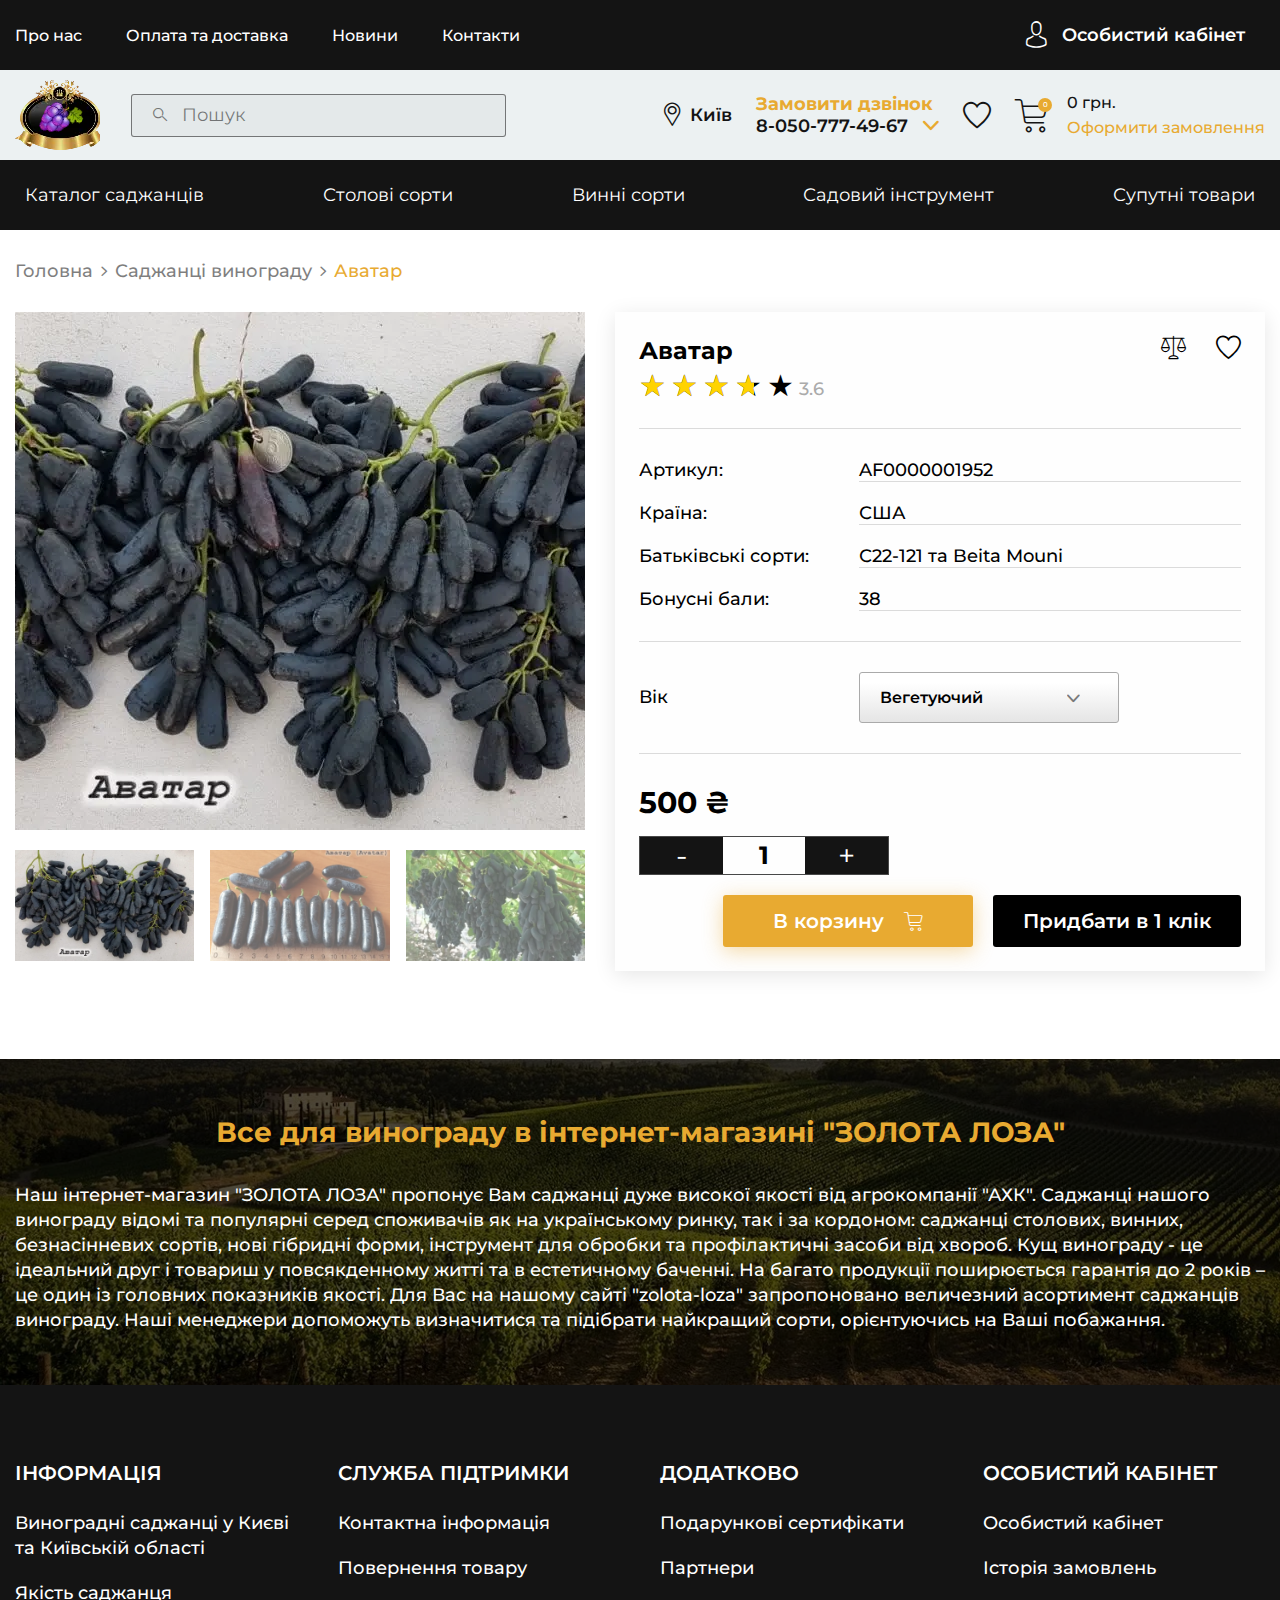
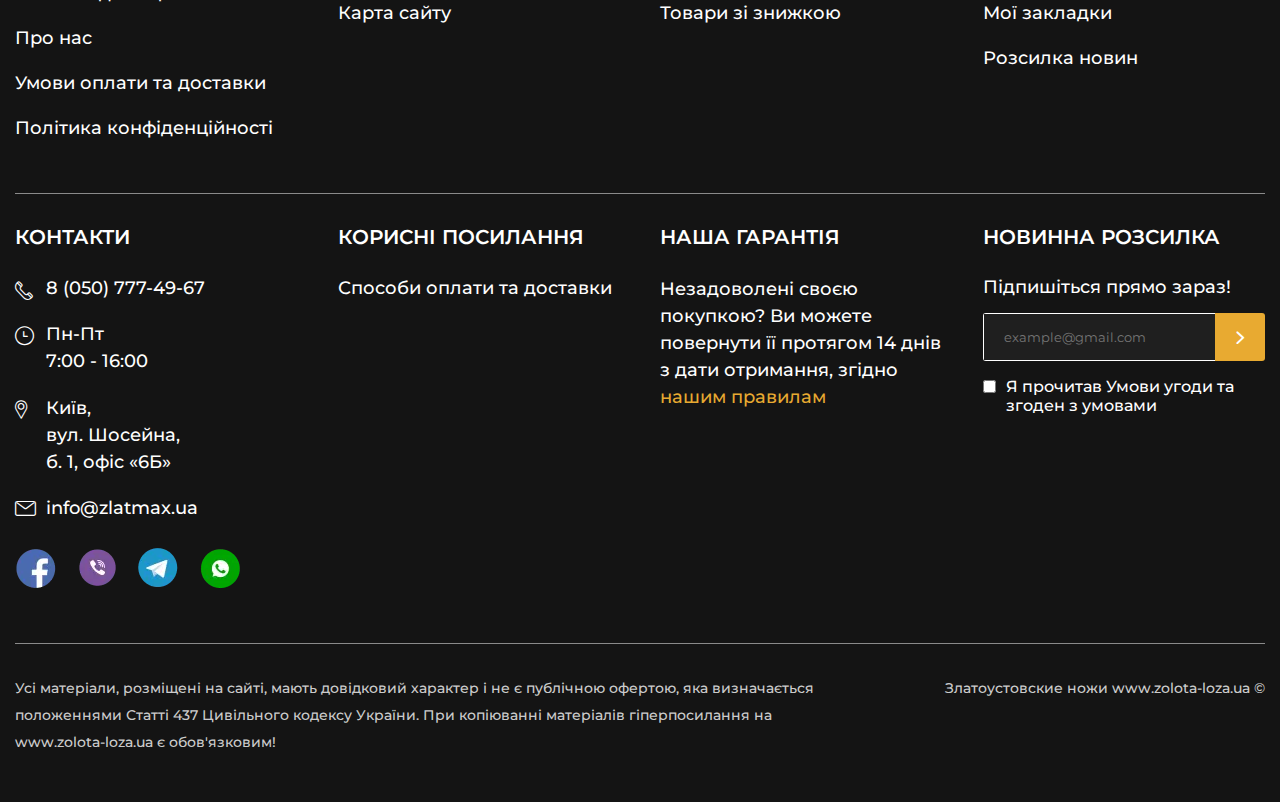
<file: product.html>
<!DOCTYPE html>
<html lang="en">
<head>
    <meta charset="UTF-8">
    <meta http-equiv="X-UA-Compatible" content="IE=edge">
    <meta name="viewport" content="width=device-width, initial-scale=1.0">
    <link rel="stylesheet" href="css/style.min.css?_v=20221226132516">
    <link rel="icon" href="img/mainpage/main-block/dragon.png" type="image/x-icon">
    <title>Карточка товара</title>
</head>

<body>
   <div class="wrapper">
      <header class="header">
    <div class="header_top">
        <div class="top-header __container">
            <nav class="top-header__menu menu-top-header">
                <ul data-da=".menu__body,991.98" class="menu-top-header__list">
                    <li class="menu-top-header__item menu-top-header__item_catalog"><a href=""
                            class="menu-top-header__link menu-top-header__link_catalog _icon-arrow-bottom">Каталог товарів</a></li>
                    <li class="menu-top-header__item"><a href="" class="menu-top-header__link">Про нас</a></li>
                    <li class="menu-top-header__item"><a href="" class="menu-top-header__link">Оплата та доставка</a>
                    </li>
                    <li class="menu-top-header__item"><a href="" class="menu-top-header__link">Новини</a></li>
                    <li class="menu-top-header__item"><a href="" class="menu-top-header__link">Контакти</a></li>
                </ul>
            </nav>
            <a href="" class="top-header__user _icon-user"><span>Особистий кабінет</span></a>
            <nav hidden class="menu">
                <button type="button" class="menu__icon icon-menu"><span></span></button>
                <div class="menu__body">
                </div>
            </nav>
        </div>
    </div>
    <div class="header_body">
        <div class="body-header __container">
            <a href="index.html" class="body-header__logo"></a>
            <div data-da=".catalog-header, 479.98" class="body-header__search">
                <form action="#" class="search-header">
                    <button type="submit" class="search-header__button _icon-search"></button>
                    <input autocomplete="off" type="text" name="form[]" data-error="error" placeholder="Пошук"
                        class="search-header__input">
                </form>
            </div>
            <div class="body-header__actions actions-header">
                <a href="" class="actions-header__location _icon-location"><span>Київ</span></a>
                <div data-da=".top-header,991.98,first" class="actions-header__phones phones-header">
                    <button class="phones-header__callback">Замовити дзвінок</button>
                    <div data-spollers class="phones-header__items">
                        <div class="phones-header__item">
                            <a href="tel:80507774967" class="phones-header__phone"><span>8-050-777-49-67</span></a>
                            <button type="button" data-spoller class="phones-header__arrow _icon-arrow-bottom"></button>
                            <ul class="phones-header__list">
                                <li><a href="tel:80507774968" class="phones-header__phone">8-095-777-49-68</a></li>
                                <li><a href="tel:80507774970" class="phones-header__phone">8-066-777-49-69</a></li>
                            </ul>
                        </div>
                    </div>
                </div>
                <a data-da=".top-header,991.98,2" href="" class="actions-header__favorite _icon-favorite"></a>
                <a data-da=".top-header,991.98,2" href="" class="actions-header__cart cart-header">
                    <div class="cart-header__icon _icon-cart"><span>0</span></div>
                    <div class="cart-header__body">
                        <div class="cart-header__summ">0 грн.</div>
                        <div class="cart-header__link">Оформити замовлення</div>
                    </div>
                </a>
            </div>
        </div>
    </div>
    <div class="header_catalog">
        <div class="catalog-header __container">
            <div class="catalog-header__menu menu-catalog">
                <button type="button" class="menu-catalog__back _icon-back">Назад</button>
                <ul class="menu-catalog__list">
                    <li class="menu-catalog__item">
                        <button data-parent="1" class="menu-catalog__link">Каталог саджанців</button>
                    </li>
                    <li class="menu-catalog__item">
                        <button data-parent="2" class="menu-catalog__link">Столові сорти</button>
                    </li>
                    <li class="menu-catalog__item">
                        <button data-parent="3" class="menu-catalog__link">Винні сорти</button>
                    </li>
                    <li class="menu-catalog__item">
                        <button data-parent="4" class="menu-catalog__link">Садовий інструмент</button>
                    </li>
                    <li class="menu-catalog__item">
                        <button data-parent="5" class="menu-catalog__link">Супутні товари</button>
                    </li>
                </ul>
                <div class="menu-catalog__sub-menu sub-menu-catalog">
                    <button type="button" class="sub-menu-catalog__back _icon-back">Назад</button>
                    <div class="__container">
                        <div hidden data-submenu="1" class="sub-menu-catalog__block">
                            <div class="sub-menu-catalog__category">
                                <a href="catalog.html" class="sub-menu-catalog__link-category">Категорії саджанців</a>
                            </div>
                            <div class="sub-menu-catalog__category">
                                <a href="catalog.html" class="sub-menu-catalog__link-category">Смак</a>
                            </div>
                            <div class="sub-menu-catalog__category">
                                <a href="catalog.html" class="sub-menu-catalog__link-category">Країна походження</a>
                            </div>
                            <div class="sub-menu-catalog__category">
                                <a href="catalog.html" class="sub-menu-catalog__link-category">Умови вирощування</a>
                            </div>
                            <div class="sub-menu-catalog__category">
                                <a href="catalog.html" class="sub-menu-catalog__link-category">Терміни дозрівання</a>
                            </div>

                            <ul class="sub-menu-catalog__list">
                                <li class="sub-menu-catalog__item">
                                    <a href="catalog.html" class="sub-menu-catalog__link">Укривні</a>
                                </li>
                                <li class="sub-menu-catalog__item">
                                    <a href="catalog.html" class="sub-menu-catalog__link">Морозостійкі</a>
                                </li>
                                <li class="sub-menu-catalog__item">
                                    <a href="catalog.html" class="sub-menu-catalog__link">Кісточкові</a>
                                </li>
                                <li class="sub-menu-catalog__item">
                                    <a href="catalog.html" class="sub-menu-catalog__link">Безкісточкові (кишмиш)</a>
                                </li>
                                <li class="sub-menu-catalog__item">
                                    <a href="catalog.html" class="sub-menu-catalog__link">Української селекції</a>
                                </li>
                                <li class="sub-menu-catalog__item">
                                    <a href="catalog.html" class="sub-menu-catalog__link">Закордонної селекції</a>
                                </li>
                                <li class="sub-menu-catalog__item">
                                    <a href="catalog.html" class="sub-menu-catalog__link">Зеленій відтінки</a>
                                </li>
                                <li class="sub-menu-catalog__item">
                                    <a href="catalog.html" class="sub-menu-catalog__link">Сині відтінки</a>
                                </li>
                                <li class="sub-menu-catalog__item">
                                    <a href="catalog.html" class="sub-menu-catalog__link">Рожеві відтінки</a>
                                </li>
                            </ul>
                            <ul class="sub-menu-catalog__list">
                                <li class="sub-menu-catalog__item">
                                    <a href="catalog.html" class="sub-menu-catalog__link">Мускат</a>
                                </li>
                                <li class="sub-menu-catalog__item">
                                    <a href="catalog.html" class="sub-menu-catalog__link">Солодкий</a>
                                </li>
                                <li class="sub-menu-catalog__item">
                                    <a href="catalog.html" class="sub-menu-catalog__link">Нейтральний</a>
                                </li>
                                <li class="sub-menu-catalog__item">
                                    <a href="catalog.html" class="sub-menu-catalog__link">З кислинкою</a>
                                </li>
                                <li class="sub-menu-catalog__item">
                                    <a href="catalog.html" class="sub-menu-catalog__link">Хрусткий</a>
                                </li>
                                <li class="sub-menu-catalog__item">
                                    <a href="catalog.html" class="sub-menu-catalog__link">Соковитий</a>
                                </li>
                                <li class="sub-menu-catalog__item">
                                    <a href="catalog.html" class="sub-menu-catalog__link">Терпкий</a>
                                </li>
                            </ul>
                            <ul class="sub-menu-catalog__list">
                                <li class="sub-menu-catalog__item">
                                    <a href="catalog.html" class="sub-menu-catalog__link">Україна</a>
                                </li>
                                <li class="sub-menu-catalog__item">
                                    <a href="catalog.html" class="sub-menu-catalog__link">США</a>
                                </li>
                                <li class="sub-menu-catalog__item">
                                    <a href="catalog.html" class="sub-menu-catalog__link">Франція</a>
                                </li>
                                <li class="sub-menu-catalog__item">
                                    <a href="catalog.html" class="sub-menu-catalog__link">Молдова</a>
                                </li>
                                <li class="sub-menu-catalog__item">
                                    <a href="catalog.html" class="sub-menu-catalog__link">Германія</a>
                                </li>
                                <li class="sub-menu-catalog__item">
                                    <a href="catalog.html" class="sub-menu-catalog__link">Італія</a>
                                </li>
                                <li class="sub-menu-catalog__item">
                                    <a href="catalog.html" class="sub-menu-catalog__link">Польща</a>
                                </li>
                                <li class="sub-menu-catalog__item">
                                    <a href="catalog.html" class="sub-menu-catalog__link">Туреччина</a>
                                </li>
                                <li class="sub-menu-catalog__item">
                                    <a href="catalog.html" class="sub-menu-catalog__link">Інші країни</a>
                                </li>
                            </ul>
                            <ul class="sub-menu-catalog__list">
                                <li class="sub-menu-catalog__item">
                                    <a href="catalog.html" class="sub-menu-catalog__link">Невибагливий</a>
                                </li>
                                <li class="sub-menu-catalog__item">
                                    <a href="catalog.html" class="sub-menu-catalog__link">Середня вибагливість</a>
                                </li>
                                <li class="sub-menu-catalog__item">
                                    <a href="catalog.html" class="sub-menu-catalog__link">Вибагливий</a>
                                </li>
                                <li class="sub-menu-catalog__item">
                                    <a href="catalog.html" class="sub-menu-catalog__link">Дуже вибагливий</a>
                                </li>
                            </ul>
                            <ul class="sub-menu-catalog__list">
                                <li class="sub-menu-catalog__item">
                                    <a href="catalog.html" class="sub-menu-catalog__link">Надранній</a>
                                </li>
                                <li class="sub-menu-catalog__item">
                                    <a href="catalog.html" class="sub-menu-catalog__link">Ранній</a>
                                </li>
                                <li class="sub-menu-catalog__item">
                                    <a href="catalog.html" class="sub-menu-catalog__link">Ранньо-середній</a>
                                </li>
                                <li class="sub-menu-catalog__item">
                                    <a href="catalog.html" class="sub-menu-catalog__link">Сероедній</a>
                                </li>
                                <li class="sub-menu-catalog__item">
                                    <a href="catalog.html" class="sub-menu-catalog__link">Пізньо-середній</a>
                                </li>
                                <li class="sub-menu-catalog__item">
                                    <a href="catalog.html" class="sub-menu-catalog__link">Пізній</a>
                                </li>
                                <li class="sub-menu-catalog__item">
                                    <a href="catalog.html" class="sub-menu-catalog__link">Надпізній</a>
                                </li>
                            </ul>

                            <div class="sub-menu-catalog__footer">
                                <a href="catalog.html" class="sub-menu-catalog__all">Дивитись все</a>
                            </div>
                            <div class="sub-menu-catalog__footer">
                                <a href="catalog.html" class="sub-menu-catalog__all">Дивитись все</a>
                            </div>
                            <div class="sub-menu-catalog__footer">
                                <a href="catalog.html" class="sub-menu-catalog__all">Дивитись все</a>
                            </div>
                            <div class="sub-menu-catalog__footer">
                                <a href="catalog.html" class="sub-menu-catalog__all">Дивитись все</a>
                            </div>
                            <div class="sub-menu-catalog__footer">
                                <a href="catalog.html" class="sub-menu-catalog__all">Дивитись все</a>
                            </div>

                        </div>
                        <div hidden data-submenu="2" class="sub-menu-catalog__block">
                            <div class="sub-menu-catalog__category">
                                <a href="catalog.html" class="sub-menu-catalog__link-category">Кишмиш</a>
                            </div>
                            <div class="sub-menu-catalog__category">
                                <a href="catalog.html" class="sub-menu-catalog__link-category">Білий</a>
                            </div>
                            <div class="sub-menu-catalog__category">
                                <a href="catalog.html" class="sub-menu-catalog__link-category">Рожевій</a>
                            </div>
                            <div class="sub-menu-catalog__category">
                                <a href="catalog.html" class="sub-menu-catalog__link-category">Синій</a>
                            </div>
                            <ul class="sub-menu-catalog__list">
                                <li class="sub-menu-catalog__item">
                                    <a href="product.html" class="sub-menu-catalog__link">Бравісімо</a>
                                </li>
                                <li class="sub-menu-catalog__item">
                                    <a href="product.html" class="sub-menu-catalog__link">Аватар</a>
                                </li>
                                <li class="sub-menu-catalog__item">
                                    <a href="product.html" class="sub-menu-catalog__link">Арарат</a>
                                </li>
                                <li class="sub-menu-catalog__item">
                                    <a href="product.html" class="sub-menu-catalog__link">Багратіон</a>
                                </li>
                                <li class="sub-menu-catalog__item">
                                    <a href="product.html" class="sub-menu-catalog__link">Аттика</a>
                                </li>
                                <li class="sub-menu-catalog__item">
                                    <a href="product.html" class="sub-menu-catalog__link">Юпітер</a>
                                </li>
                                <li class="sub-menu-catalog__item">
                                    <a href="product.html" class="sub-menu-catalog__link">Велес</a>
                                </li>
                                <li class="sub-menu-catalog__item">
                                    <a href="product.html" class="sub-menu-catalog__link">Запорізький</a>
                                </li>
                                <li class="sub-menu-catalog__item">
                                    <a href="product.html" class="sub-menu-catalog__link">Червоний палець</a>
                                </li>
                            </ul>
                            <ul class="sub-menu-catalog__list">
                                <li class="sub-menu-catalog__item">
                                    <a href="product.html" class="sub-menu-catalog__link">Люсія</a>
                                </li>
                                <li class="sub-menu-catalog__item">
                                    <a href="product.html" class="sub-menu-catalog__link">Піар</a>
                                </li>
                                <li class="sub-menu-catalog__item">
                                    <a href="product.html" class="sub-menu-catalog__link">Осінній великоплідний</a>
                                </li>
                                <li class="sub-menu-catalog__item">
                                    <a href="product.html" class="sub-menu-catalog__link">Саграйон</a>
                                </li>
                                <li class="sub-menu-catalog__item">
                                    <a href="product.html" class="sub-menu-catalog__link">Сатурн</a>
                                </li>
                                <li class="sub-menu-catalog__item">
                                    <a href="product.html" class="sub-menu-catalog__link">Цімус</a>
                                </li>
                                <li class="sub-menu-catalog__item">
                                    <a href="product.html" class="sub-menu-catalog__link">Валентино</a>
                                </li>
                                <li class="sub-menu-catalog__item">
                                    <a href="product.html" class="sub-menu-catalog__link">Коктейль</a>
                                </li>
                                <li class="sub-menu-catalog__item">
                                    <a href="product.html" class="sub-menu-catalog__link">Лорус</a>
                                </li>
                            </ul>
                            <ul class="sub-menu-catalog__list">
                                <li class="sub-menu-catalog__item">
                                    <a href="product.html" class="sub-menu-catalog__link">Скарлет</a>
                                </li>
                                <li class="sub-menu-catalog__item">
                                    <a href="product.html" class="sub-menu-catalog__link">Піар</a>
                                </li>
                                <li class="sub-menu-catalog__item">
                                    <a href="product.html" class="sub-menu-catalog__link">Запорізький</a>
                                </li>
                                <li class="sub-menu-catalog__item">
                                    <a href="product.html" class="sub-menu-catalog__link">Червоне полум'я</a>
                                </li>
                                <li class="sub-menu-catalog__item">
                                    <a href="product.html" class="sub-menu-catalog__link">Променистий</a>
                                </li>
                                <li class="sub-menu-catalog__item">
                                    <a href="product.html" class="sub-menu-catalog__link">Знахідка</a>
                                </li>
                                <li class="sub-menu-catalog__item">
                                    <a href="product.html" class="sub-menu-catalog__link">Рубі Сідліс</a>
                                </li>
                                <li class="sub-menu-catalog__item">
                                    <a href="product.html" class="sub-menu-catalog__link">Лускунчик</a>
                                </li>
                                <li class="sub-menu-catalog__item">
                                    <a href="product.html" class="sub-menu-catalog__link">Пересвіт</a>
                                </li>
                            </ul>
                            <ul class="sub-menu-catalog__list">
                                <li class="sub-menu-catalog__item">
                                    <a href="product.html" class="sub-menu-catalog__link">Аттика</a>
                                </li>
                                <li class="sub-menu-catalog__item">
                                    <a href="product.html" class="sub-menu-catalog__link">Венера</a>
                                </li>
                                <li class="sub-menu-catalog__item">
                                    <a href="product.html" class="sub-menu-catalog__link">Джой</a>
                                </li>
                                <li class="sub-menu-catalog__item">
                                    <a href="product.html" class="sub-menu-catalog__link">Літній Королівський</a>
                                </li>
                                <li class="sub-menu-catalog__item">
                                    <a href="product.html" class="sub-menu-catalog__link">Найт б'юті</a>
                                </li>
                                <li class="sub-menu-catalog__item">
                                    <a href="product.html" class="sub-menu-catalog__link">Ребекка</a>
                                </li>
                                <li class="sub-menu-catalog__item">
                                    <a href="product.html" class="sub-menu-catalog__link">Чорний палець</a>
                                </li>
                                <li class="sub-menu-catalog__item">
                                    <a href="product.html" class="sub-menu-catalog__link">Шарада</a>
                                </li>
                                <li class="sub-menu-catalog__item">
                                    <a href="product.html" class="sub-menu-catalog__link">Венера</a>
                                </li>
                            </ul>
                            <div class="sub-menu-catalog__footer">
                                <a href="catalog.html" class="sub-menu-catalog__all">Дивитись все</a>
                            </div>
                            <div class="sub-menu-catalog__footer">
                                <a href="catalog.html" class="sub-menu-catalog__all">Дивитись все</a>
                            </div>
                            <div class="sub-menu-catalog__footer">
                                <a href="catalog.html" class="sub-menu-catalog__all">Дивитись все</a>
                            </div>
                            <div class="sub-menu-catalog__footer">
                                <a href="catalog.html" class="sub-menu-catalog__all">Дивитись все</a>
                            </div>
                        </div>
                        <div hidden data-submenu="3" class="sub-menu-catalog__block">
                            <div class="sub-menu-catalog__category">
                                <a href="catalog.html" class="sub-menu-catalog__link-category">Білий</a>
                            </div>
                            <div class="sub-menu-catalog__category">
                                <a href="catalog.html" class="sub-menu-catalog__link-category">Рожевій</a>
                            </div>
                            <div class="sub-menu-catalog__category">
                                <a href="catalog.html" class="sub-menu-catalog__link-category">Синій</a>
                            </div>

                            <ul class="sub-menu-catalog__list">
                                <li class="sub-menu-catalog__item">
                                    <a href="product.html" class="sub-menu-catalog__link">Люсія</a>
                                </li>
                                <li class="sub-menu-catalog__item">
                                    <a href="product.html" class="sub-menu-catalog__link">Піар</a>
                                </li>
                                <li class="sub-menu-catalog__item">
                                    <a href="product.html" class="sub-menu-catalog__link">Осінній великоплідний</a>
                                </li>
                                <li class="sub-menu-catalog__item">
                                    <a href="product.html" class="sub-menu-catalog__link">Саграйон</a>
                                </li>
                                <li class="sub-menu-catalog__item">
                                    <a href="product.html" class="sub-menu-catalog__link">Сатурн</a>
                                </li>
                                <li class="sub-menu-catalog__item">
                                    <a href="product.html" class="sub-menu-catalog__link">Цимус</a>
                                </li>
                                <li class="sub-menu-catalog__item">
                                    <a href="product.html" class="sub-menu-catalog__link">Валентино</a>
                                </li>
                                <li class="sub-menu-catalog__item">
                                    <a href="product.html" class="sub-menu-catalog__link">Коктейль</a>
                                </li>
                                <li class="sub-menu-catalog__item">
                                    <a href="product.html" class="sub-menu-catalog__link">Лорус</a>
                                </li>
                            </ul>
                            <ul class="sub-menu-catalog__list">
                                <li class="sub-menu-catalog__item">
                                    <a href="product.html" class="sub-menu-catalog__link">Скарлет</a>
                                </li>
                                <li class="sub-menu-catalog__item">
                                    <a href="product.html" class="sub-menu-catalog__link">Піар</a>
                                </li>
                                <li class="sub-menu-catalog__item">
                                    <a href="product.html" class="sub-menu-catalog__link">Запорізький</a>
                                </li>
                                <li class="sub-menu-catalog__item">
                                    <a href="product.html" class="sub-menu-catalog__link">Червоне полум'я</a>
                                </li>
                                <li class="sub-menu-catalog__item">
                                    <a href="product.html" class="sub-menu-catalog__link">Променистий</a>
                                </li>
                                <li class="sub-menu-catalog__item">
                                    <a href="product.html" class="sub-menu-catalog__link">Знахідка</a>
                                </li>
                                <li class="sub-menu-catalog__item">
                                    <a href="product.html" class="sub-menu-catalog__link">Рубі Сідліс</a>
                                </li>
                                <li class="sub-menu-catalog__item">
                                    <a href="product.html" class="sub-menu-catalog__link">Лускунчик</a>
                                </li>
                                <li class="sub-menu-catalog__item">
                                    <a href="product.html" class="sub-menu-catalog__link">Пересвіт</a>
                                </li>
                            </ul>
                            <ul class="sub-menu-catalog__list">
                                <li class="sub-menu-catalog__item">
                                    <a href="product.html" class="sub-menu-catalog__link">Аттика</a>
                                </li>
                                <li class="sub-menu-catalog__item">
                                    <a href="product.html" class="sub-menu-catalog__link">Венера</a>
                                </li>
                                <li class="sub-menu-catalog__item">
                                    <a href="product.html" class="sub-menu-catalog__link">Джой</a>
                                </li>
                                <li class="sub-menu-catalog__item">
                                    <a href="product.html" class="sub-menu-catalog__link">Літній Королівський</a>
                                </li>
                                <li class="sub-menu-catalog__item">
                                    <a href="product.html" class="sub-menu-catalog__link">Найт б'юті</a>
                                </li>
                                <li class="sub-menu-catalog__item">
                                    <a href="product.html" class="sub-menu-catalog__link">Ребекка</a>
                                </li>
                                <li class="sub-menu-catalog__item">
                                    <a href="product.html" class="sub-menu-catalog__link">Чорний палець</a>
                                </li>
                                <li class="sub-menu-catalog__item">
                                    <a href="product.html" class="sub-menu-catalog__link">Шарада</a>
                                </li>
                                <li class="sub-menu-catalog__item">
                                    <a href="product.html" class="sub-menu-catalog__link">Венера</a>
                                </li>
                            </ul>

                            <div class="sub-menu-catalog__footer">
                                <a href="catalog.html" class="sub-menu-catalog__all">Дивитись все</a>
                            </div>
                            <div class="sub-menu-catalog__footer">
                                <a href="catalog.html" class="sub-menu-catalog__all">Дивитись все</a>
                            </div>
                            <div class="sub-menu-catalog__footer">
                                <a href="catalog.html" class="sub-menu-catalog__all">Дивитись все</a>
                            </div>
                        </div>
                        <div hidden data-submenu="4" class="sub-menu-catalog__block">
                            <div class="sub-menu-catalog__category">
                                <a href="catalog.html" class="sub-menu-catalog__link-category">Інструмент</a>
                            </div>
                            <div class="sub-menu-catalog__category">
                                <a href="catalog.html" class="sub-menu-catalog__link-category">Одяг</a>
                            </div>

                            <ul class="sub-menu-catalog__list">
                                <li class="sub-menu-catalog__item">
                                    <a href="" class="sub-menu-catalog__link">Лопата</a>
                                </li>
                                <li class="sub-menu-catalog__item">
                                    <a href="" class="sub-menu-catalog__link">Секатор</a>
                                </li>
                                <li class="sub-menu-catalog__item">
                                    <a href="" class="sub-menu-catalog__link">Тапінер</a>
                                </li>
                                <li class="sub-menu-catalog__item">
                                    <a href="" class="sub-menu-catalog__link">Сучкоріз</a>
                                </li>
                                <li class="sub-menu-catalog__item">
                                    <a href="" class="sub-menu-catalog__link">Пилка</a>
                                </li>
                                <li class="sub-menu-catalog__item">
                                    <a href="" class="sub-menu-catalog__link">Обприскувач</a>
                                </li>
                            </ul>
                            <ul class="sub-menu-catalog__list">
                                <li class="sub-menu-catalog__item">
                                    <a href="" class="sub-menu-catalog__link">Маска</a>
                                </li>
                                <li class="sub-menu-catalog__item">
                                    <a href="" class="sub-menu-catalog__link">Захисні окуляри</a>
                                </li>
                                <li class="sub-menu-catalog__item">
                                    <a href="" class="sub-menu-catalog__link">Захисний одяг</a>
                                </li>
                                <li class="sub-menu-catalog__item">
                                    <a href="" class="sub-menu-catalog__link">Рукавички</a>
                                </li>
                            </ul>

                            <div class="sub-menu-catalog__footer">
                                <a href="" class="sub-menu-catalog__all">Дивитись все</a>
                            </div>
                            <div class="sub-menu-catalog__footer">
                                <a href="" class="sub-menu-catalog__all">Дивитись все</a>
                            </div>
                        </div>
                        <div hidden data-submenu="5" class="sub-menu-catalog__block">
                            <div class="sub-menu-catalog__category">
                                <a href="" class="sub-menu-catalog__link-category">Добрива</a>
                            </div>
                            <div class="sub-menu-catalog__category">
                                <a href="" class="sub-menu-catalog__link-category">Ліки</a>
                            </div>

                            <ul class="sub-menu-catalog__list">
                                <li class="sub-menu-catalog__item">
                                    <a href="" class="sub-menu-catalog__link">Азотні</a>
                                </li>
                                <li class="sub-menu-catalog__item">
                                    <a href="" class="sub-menu-catalog__link">Калійні</a>
                                </li>
                                <li class="sub-menu-catalog__item">
                                    <a href="" class="sub-menu-catalog__link">Фосфатні</a>
                                </li>
                                <li class="sub-menu-catalog__item">
                                    <a href="" class="sub-menu-catalog__link">Комплексні</a>
                                </li>
                                <li class="sub-menu-catalog__item">
                                    <a href="" class="sub-menu-catalog__link">Мінеральні</a>
                                </li>
                                <li class="sub-menu-catalog__item">
                                    <a href="" class="sub-menu-catalog__link">Біологічні</a>
                                </li>
                            </ul>
                            <ul class="sub-menu-catalog__list">
                                <li class="sub-menu-catalog__item">
                                    <a href="" class="sub-menu-catalog__link">Мідний купорос</a>
                                </li>
                                <li class="sub-menu-catalog__item">
                                    <a href="" class="sub-menu-catalog__link">Залізний купорос</a>
                                </li>
                                <li class="sub-menu-catalog__item">
                                    <a href="" class="sub-menu-catalog__link">Вапно</a>
                                </li>
                                <li class="sub-menu-catalog__item">
                                    <a href="" class="sub-menu-catalog__link">Фунгіциди</a>
                                </li>
                                <li class="sub-menu-catalog__item">
                                    <a href="" class="sub-menu-catalog__link">Біологічні</a>
                                </li>
                            </ul>

                            <div class="sub-menu-catalog__footer">
                                <a href="" class="sub-menu-catalog__all">Дивитись все</a>
                            </div>
                            <div class="sub-menu-catalog__footer">
                                <a href="" class="sub-menu-catalog__all">Дивитись все</a>
                            </div>
                        </div>
                    </div>
                </div>
            </div>
        </div>
    </div>
</header>
      <main class="page page_inner">
         <div class="page__header">
            <div class="__container">
               <nav class="breadcrumbs">
                  <ul class="breadcrumbs__list">
                     <li class="breadcrumbs__item">
                        <a href="index.html" class="breadcrumbs__link">Головна</a>
                     </li>
                     <li class="breadcrumbs__item">
                        <a href="catalog.html" class="breadcrumbs__link">Саджанці винограду</a>
                     </li>
                     <li class="breadcrumbs__item">
                        <span class="breadcrumbs__current">Аватар</span>
                     </li>
                  </ul>
               </nav>
            </div>
         </div>
         <div class="product">
            <div class="__container">
               <div class="product__main main-product">
                  <div class="main-product__images images-product">
                     <div class="images-product__slider swiper">
                        <div class="images-product__swiper swiper-wrapper">
                           <div class="images-product__slide swiper-slide">
                              <picture><source srcset="img/product/01.webp" type="image/webp"><img src="img/product/01.jpg" alt=""></picture>
                           </div>
                           <div class="images-product__slide swiper-slide">
                              <picture><source srcset="img/product/02.webp" type="image/webp"><img src="img/product/02.jpg" alt=""></picture>
                           </div>
                           <div class="images-product__slide swiper-slide">
                              <picture><source srcset="img/product/03.webp" type="image/webp"><img src="img/product/03.jpg" alt=""></picture>
                           </div>
                           <div class="images-product__slide swiper-slide">
                              <picture><source srcset="img/product/04.webp" type="image/webp"><img src="img/product/04.jpg" alt=""></picture>
                           </div>
                           <div class="images-product__slide swiper-slide">
                              <picture><source srcset="img/product/05.webp" type="image/webp"><img src="img/product/05.jpg" alt=""></picture>
                           </div>
                        </div>
                     </div>
                     <div class="main-product__thumbs images-thumbs">
                        <div class="images-thumbs__swiper swiper-wrapper">
                           <div class="images-thumbs__slide swiper-slide">
                              <picture><source srcset="img/product/01.webp" type="image/webp"><img src="img/product/01.jpg" alt=""></picture>
                           </div>
                           <div class="images-thumbs__slide swiper-slide">
                              <picture><source srcset="img/product/02.webp" type="image/webp"><img src="img/product/02.jpg" alt=""></picture>
                           </div>
                           <div class="images-thumbs__slide swiper-slide">
                              <picture><source srcset="img/product/03.webp" type="image/webp"><img src="img/product/03.jpg" alt=""></picture>
                           </div>
                           <div class="images-thumbs__slide swiper-slide">
                              <picture><source srcset="img/product/04.webp" type="image/webp"><img src="img/product/04.jpg" alt=""></picture>
                           </div>
                           <div class="images-thumbs__slide swiper-slide">
                              <picture><source srcset="img/product/05.webp" type="image/webp"><img src="img/product/05.jpg" alt=""></picture>
                           </div>
                        </div>
                     </div>
                  </div>
                  <div class="main-product__body body-product">
                     <div class="body-product__header header-product">
                        <div class="header-product__line">
                           <h1 class="header-product__title">Аватар</h1>
                           <a href="" class="header-product__link _icon-compare"></a>
                           <a href="" class="header-product__link _icon-favorite"></a>
                        </div>
                        <div class="products-card__rating">
                           <div class="rating rating_set">
                              <div class="rating__body">
                                 <div class="rating__active"></div>
                                 <div class="rating__items">
                                    <input type="radio" class="rating__item" value="1" name="rating">
                                    <input type="radio" class="rating__item" value="2" name="rating">
                                    <input type="radio" class="rating__item" value="3" name="rating">
                                    <input type="radio" class="rating__item" value="4" name="rating">
                                    <input type="radio" class="rating__item" value="5" name="rating">
                                 </div>
                              </div>
                              <div class="rating__value">3.6</div>
                           </div>
                        </div>
                     </div>
                     <div class="body-product__table table-product">
                        <div class="table-product__label">Артикул:</div>
                        <div class="table-product__value">AF0000001952</div>
                        <div class="table-product__label">Країна:</div>
                        <div class="table-product__value">США</div>
                        <div class="table-product__label">Батьківські сорти:</div>
                        <div class="table-product__value">С22-121 та Beita Mouni</div>
                        <div class="table-product__label">Бонусні бали:</div>
                        <div class="table-product__value">38</div>
                     </div>
                     <div class="body-product__options options-product">
                        <div class="options-product__label">Вік</div>
                        <div class="select">
                           <div class="select__header">
                              <span class="select__current">Вегетуючий</span>
                           </div>
                           <div class="select__body">
                              <div data-value="1" class="select__item">Вегетуючий</div>
                              <div data-value="2" class="select__item">Однорічний</div>
                              <div data-value="3" class="select__item">Дворічний</div>
                              <div data-value="4" class="select__item">Живець</div>
                           </div>
                        </div>
                     </div>
                     <div class="body-product__actions actions-product">
                        <div class="actions-product__row">
                           <div class="products">
                              <div class="product" data-price="500">
                                 <div class="product__totalPrice"><span>500</span> ₴</div>
                                 <div class="counter">
                                    <button class="counter__decrement">-</button>
                                    <div class="counter__count">1</div>
                                    <button class="counter__increment">+</button>
                                 </div>
                              </div>
                           </div>
                           <div class="actions-product__buttons">
                              <a href="" class="actions-product__cart button"><span class="_icon-cart">В
                                    корзину</span></a>
                              <a href="" class="actions-product__button button button_black">Придбати в 1 клiк</a>
                           </div>
                        </div>
                     </div>
                  </div>
               </div>
            </div>
         </div>
      </main>
      <footer class="footer">
    <section class="footer__bg">
        <div class="__container">
            <h1 class="footer__bg-title">Все для винограду в інтернет-магазині "ЗОЛОТА ЛОЗА"</h1>
            <div class="footer__bg-text">Наш інтернет-магазин "ЗОЛОТА ЛОЗА" пропонує Вам саджанці дуже високої
                якості від агрокомпанії "АХК". Саджанці нашого винограду відомі та популярні серед
                споживачів як на українському ринку, так і за кордоном: саджанці столових, винних,
                безнасінневих сортів, нові гібридні форми, інструмент для обробки та профілактичні засоби від хвороб.
                Кущ винограду - це ідеальний друг і
                товариш у повсякденному житті та в естетичному баченні.
                На багато продукції поширюється гарантія до 2 років – це один із головних показників якості. Для Вас на
                нашому сайті "zolota-loza" запропоновано величезний асортимент саджанців винограду. Наші менеджери
                допоможуть визначитися та підібрати найкращий сорти, орієнтуючись на Ваші побажання.</div>
        </div>
    </section>
    <div class="__container">
        <div class="footer__body">
            <div data-spollers="767.98" data-one-spoller class="footer__body-row">
                <div class="footer__body-row_item">
                    <div class="footer__body-row_item-spoller">
                        <div class="footer__body-row_item-spoller_item">
                            <button tabindex="-1" type="button" data-spoller
                                class="footer__body-row_item-spoller_item_title">ІНФОРМАЦІЯ</button>
                            <div class="footer__body-row_item-spoller_item_text">
                                <nav class="menu-footer">
                                    <ul class="menu-footer__list">
                                        <li class="menu-footer__list-item">
                                            <a href="" class="menu-footer__list-item_link">Виноградні саджанці у Києві
                                                та Київській області</a>
                                        </li>
                                        <li class="menu-footer__list-item">
                                            <a href="" class="menu-footer__list-item_link">Якість саджанця</a>
                                        </li>
                                        <li class="menu-footer__list-item">
                                            <a href="" class="menu-footer__list-item_link">Про нас</a>
                                        </li>
                                        <li class="menu-footer__list-item">
                                            <a href="" class="menu-footer__list-item_link">Умови оплати та
                                                доставки</a>
                                        </li>
                                        <li class="menu-footer__list-item">
                                            <a href="" class="menu-footer__list-item_link">Політика
                                                конфіденційності</a>
                                        </li>
                                    </ul>
                                </nav>
                            </div>
                        </div>
                    </div>
                </div>
                <div class="footer__body-row_item">
                    <div class="footer__body-row_item-spoller">
                        <div class="footer__body-row_item-spoller_item">
                            <button tabindex="-1" type="button" data-spoller
                                class="footer__body-row_item-spoller_item_title">СЛУЖБА ПІДТРИМКИ</button>
                            <div class="footer__body-row_item-spoller_item_text">
                                <nav class="menu-footer">
                                    <ul class="menu-footer__list">
                                        <li class="menu-footer__list-item">
                                            <a href="" class="menu-footer__list-item_link">Контактна інформація</a>
                                        </li>
                                        <li class="menu-footer__list-item">
                                            <a href="" class="menu-footer__list-item_link">Повернення товару</a>
                                        </li>
                                        <li class="menu-footer__list-item">
                                            <a href="" class="menu-footer__list-item_link">Карта сайту</a>
                                        </li>
                                    </ul>
                                </nav>
                            </div>
                        </div>
                    </div>
                </div>
                <div class="footer__body-row_item">
                    <div class="footer__body-row_item-spoller">
                        <div class="footer__body-row_item-spoller_item">
                            <button tabindex="-1" type="button" data-spoller
                                class="footer__body-row_item-spoller_item_title">ДОДАТКОВО</button>
                            <div class="footer__body-row_item-spoller_item_text">
                                <nav class="menu-footer">
                                    <ul class="menu-footer__list">
                                        <li class="menu-footer__list-item">
                                            <a href="" class="menu-footer__list-item_link">Подарункові
                                                сертифікати</a>
                                        </li>
                                        <li class="menu-footer__list-item">
                                            <a href="" class="menu-footer__list-item_link">Партнери</a>
                                        </li>
                                        <li class="menu-footer__list-item">
                                            <a href="" class="menu-footer__list-item_link">Товари зі
                                                знижкою</a>
                                        </li>
                                    </ul>
                                </nav>
                            </div>
                        </div>
                    </div>
                </div>
                <div class="footer__body-row_item">
                    <div class="footer__body-row_item-spoller">
                        <div class="footer__body-row_item-spoller_item">
                            <button tabindex="-1" type="button" data-spoller
                                class="footer__body-row_item-spoller_item_title">ОСОБИСТИЙ КАБІНЕТ</button>
                            <div class="footer__body-row_item-spoller_item_text">
                                <nav class="menu-footer">
                                    <ul class="menu-footer__list">
                                        <li class="menu-footer__list-item">
                                            <a href="" class="menu-footer__list-item_link">Особистий
                                                кабінет</a>
                                        </li>
                                        <li class="menu-footer__list-item">
                                            <a href="" class="menu-footer__list-item_link">Історія
                                                замовлень</a>
                                        </li>
                                        <li class="menu-footer__list-item">
                                            <a href="" class="menu-footer__list-item_link">Мої закладки</a>
                                        </li>
                                        <li class="menu-footer__list-item">
                                            <a href="" class="menu-footer__list-item_link">Розсилка
                                                новин</a>
                                        </li>
                                    </ul>
                                </nav>
                            </div>
                        </div>
                    </div>
                </div>
            </div>
            <div data-spollers="767.98" data-one-spoller class="footer__body-row">
                <div class="footer__body-row_item">
                    <div class="footer__body-row_item-spoller">
                        <div class="footer__body-row_item-spoller_item">
                            <button tabindex="-1" type="button" data-spoller
                                class="footer__body-row_item-spoller_item_title"> КОНТАКТИ</button>
                            <div class="footer__body-row_item-spoller_item_text">
                                <nav class="menu-footer">
                                    <ul class="menu-footer__list">
                                        <li class="menu-footer__list-item">
                                            <a href="tel:88007774967"
                                                class="menu-footer__list-item_link _icon-footer-phone">8
                                                (050) 777-49-67</a>
                                        </li>
                                        <li class="menu-footer__list-item _icon-footer-clock">
                                            <div>
                                                <p>Пн-Пт</p>
                                                <p>7:00 - 16:00</p>
                                            </div>
                                        </li>
                                        <li class="menu-footer__list-item _icon-footer-location">
                                            <div>
                                                <p>Київ,</p>
                                                <p>вул. Шосейна,</p>
                                                <p>б. 1, офіс «6Б»</p>
                                            </div>
                                        </li>
                                        <li class="menu-footer__list-item">
                                            <a href="mailto:info@zlatmax.ua"
                                                class="menu-footer__list-item_link _icon-footer-email">info@zlatmax.ua</a>
                                        </li>
                                    </ul>
                                </nav>
                                <ul class="social-footer">
                                    <li class="social-footer__item">
                                        <a href="" class="social-footer__link">
                                            <picture><source srcset="img/social/facebook.webp" type="image/webp"><img src="img/social/facebook.png" alt=""></picture>
                                        </a>
                                    </li>
                                    <li class="social-footer__item">
                                        <a href="" class="social-footer__link">
                                            <picture><source srcset="img/social/viber.webp" type="image/webp"><img src="img/social/viber.png" alt=""></picture>
                                        </a>
                                    </li>
                                    <li class="social-footer__item">
                                        <a href="" class="social-footer__link">
                                            <picture><source srcset="img/social/telegram.webp" type="image/webp"><img src="img/social/telegram.png" alt=""></picture>
                                        </a>
                                    </li>
                                    <li class="social-footer__item">
                                        <a href="" class="social-footer__link">
                                            <picture><source srcset="img/social/whatsapp.webp" type="image/webp"><img src="img/social/whatsapp.png" alt=""></picture>
                                        </a>
                                    </li>
                                </ul>
                            </div>
                        </div>
                    </div>
                </div>
                <div class="footer__body-row_item">
                    <div class="footer__body-row_item-spoller">
                        <div class="footer__body-row_item-spoller_item">
                            <button tabindex="-1" type="button" data-spoller
                                class="footer__body-row_item-spoller_item_title">КОРИСНІ ПОСИЛАННЯ</button>
                            <div class="footer__body-row_item-spoller_item_text">
                                <nav class="menu-footer">
                                    <ul class="menu-footer__list">
                                        <li class="menu-footer__list-item">
                                            <a href="" class="menu-footer__list-item_link">Способи оплати та
                                                доставки</a>
                                        </li>
                                    </ul>
                                </nav>
                            </div>
                        </div>
                    </div>
                </div>
                <div class="footer__body-row_item">
                    <div class="footer__body-row_item-spoller">
                        <div class="footer__body-row_item-spoller_item">
                            <button tabindex="-1" type="button" data-spoller
                                class="footer__body-row_item-spoller_item_title">НАША ГАРАНТІЯ</button>
                            <div class="footer__body-row_item-spoller_item_text">
                                <nav class="menu-footer">
                                    <ul class="menu-footer__list">
                                        <li class="menu-footer__list-item">
                                            <p>Незадоволені своєю покупкою? Ви можете повернути її протягом 14 днів з
                                                дати отримання, згідно <a href="">нашим правилам</a></p>
                                        </li>
                                    </ul>
                                </nav>
                            </div>
                        </div>
                    </div>
                </div>
                <div class="footer__body-row_item">
                    <div class="footer__body-row_item-spoller">
                        <div class="footer__body-row_item-spoller_item">
                            <button tabindex="-1" type="button" data-spoller
                                class="footer__body-row_item-spoller_item_title">НОВИННА РОЗСИЛКА</button>
                            <form action="#" class="footer-subscribe">
                                <label for="subscribe-input" class="footer-subscribe__label">Підпишіться
                                    прямо зараз!</label>
                                <div class="footer-subscribe__line">
                                    <input id="subscribe-input" autocomplete="off" type="text" name="form[]"
                                        data-error="Помилка" data-required="email" placeholder="example@gmail.com"
                                        class="footer-subscribe__input">
                                    <button type="submit" class="footer-subscribe__buuton _icon-arrow-bottom"></button>
                                </div>
                                <div class="footer-subscribe__checkbox">
                                    <input tabindex="" type="checkbox" name="" value="">
                                    <p>Я прочитав Умови угоди та згоден з умовами</p>
                                </div>
                            </form>
                        </div>
                    </div>
                </div>
            </div>
            <div class="footer__body-bottom">
                <div class="footer__body-bottom_rules">Усі матеріали, розміщені на сайті, мають довідковий характер і не
                    є публічною офертою, яка визначається положеннями Статті 437 Цивільного кодексу України. При
                    копіюванні матеріалів гіперпосилання на www.zolota-loza.ua є обов'язковим!
                </div>
                <div class="footer__body-bottom_copy">Златоустовские ножи <span>www.zolota-loza.ua ©</span>
                </div>
            </div>
        </div>
    </div>
</footer>
   </div>

   <script src="js/app.min.js?_v=20221226132516"></script>
</body>

</html>
</file>
<file: css/style.min.css>
@charset "UTF-8";@import url(https://fonts.googleapis.com/css?family=Montserrat:500,600,700&display=swap);@font-face{font-family:icons;font-display:swap;src:url(../fonts/icons.woff2) format("woff2"),url(../fonts/icons.woff) format("woff");font-weight:400;font-style:normal}.breadcrumbs__link::after,.catalog__control .select__header::before,.header .actions-header__phones .phones-header__items .phones-header__item .phones-header__phone::before,.header_catalog .catalog-header .menu-catalog__list .menu-catalog__item .menu-catalog__link[data-parent]::before,.options-product .select__header::before,.page__products-slider .products-slider .products-slider__header .products-slider__more::after,.page__products-slider_action .products-slider .products-slider__header .products-slider__more::after,[class*=_icon-]::before{font-family:icons;font-style:normal;font-weight:400;font-variant:normal;text-transform:none;line-height:1;-webkit-font-smoothing:antialiased;-moz-osx-font-smoothing:grayscale}[class*=_icon-]::before{display:block}._icon-arrow-bottom:before,.header_catalog .catalog-header .menu-catalog__list .menu-catalog__item .menu-catalog__link[data-parent]:before{content:"\e900"}._icon-cart:before{content:"\e901"}._icon-compare:before{content:"\e902"}._icon-favorite:before{content:"\e903"}._icon-footer-clock:before{content:"\e904"}._icon-footer-email:before{content:"\e905"}._icon-footer-location:before{content:"\e906"}._icon-footer-phone:before,.header .actions-header__phones .phones-header__items .phones-header__item .phones-header__phone:before{content:"\e907"}._icon-hryvnia:before{content:"\e908"}._icon-location:before{content:"\e909"}._icon-logo:before{content:"\e90a"}._icon-search:before{content:"\e90b"}._icon-spoller-arrow:before{content:"\e90c"}._icon-user:before{content:"\e90d"}._icon-back:before{content:"\e90e"}*{padding:0;margin:0;border:0}*,::after,::before{-webkit-box-sizing:border-box;box-sizing:border-box}:active,:focus{outline:0}a:active,a:focus{outline:0}aside,footer,header,nav{display:block}body,html{scroll-behavior:smooth}button,input,textarea{font-family:inherit}button{cursor:pointer;background-color:transparent}a,a:visited{text-decoration:none;color:#000}a:hover{text-decoration:none}ul li{list-style:none}img{vertical-align:top}h1,h2,h3,h4,h5,h6{font-size:inherit;font-weight:inherit}._lock .top-header{position:fixed;width:100%;z-index:5}.header_top{padding:10px 0;background-color:#141414}.header_top a{color:#fff}.header_top .top-header{display:-webkit-box;display:-ms-flexbox;display:flex;-webkit-box-align:center;-ms-flex-align:center;align-items:center;gap:20px;min-height:50px}@media (max-width:991.98px){.header_top .top-header{gap:30px}}.header_top .top-header__menu{-webkit-box-flex:1;-ms-flex:1 1 auto;flex:1 1 auto}.header_top .top-header__user{position:relative;z-index:5;display:-webkit-inline-box;display:-ms-inline-flexbox;display:inline-flex;-webkit-box-align:center;-ms-flex-align:center;align-items:center;font-weight:600;line-height:1.2222222222;gap:15px}.header_top .top-header__user::before{font-size:28px}@media (any-hover:hover){.header_top .top-header__user:hover span{text-decoration:underline}}@media (max-width:991.98px){.header_top .top-header__user span{display:none}.header_top .top-header__user::before{font-size:35px}}@media (max-width:991.98px){.header_top .menu{display:-webkit-box;display:-ms-flexbox;display:flex;-webkit-box-flex:1;-ms-flex:1 1 auto;flex:1 1 auto;-webkit-box-pack:end;-ms-flex-pack:end;justify-content:flex-end}}@media (max-width:991.98px){.header_top .menu__body{position:fixed;width:100%;height:100%;top:0;left:-100%;overflow:auto;background-color:#141414;padding:100px 15px 50px 15px;-webkit-transition:left .3s ease 0s;-o-transition:left .3s ease 0s;transition:left .3s ease 0s;z-index:4}.header_top .menu__body::before{content:"";position:fixed;width:100%;height:70px;left:-100%;top:0;background-color:#141414}.header_top .menu__body.menu-open{left:0}.header_top .menu__body.menu-open::before{left:0;z-index:5}}.header_top .menu-top-header__list{display:-webkit-box;display:-ms-flexbox;display:flex;row-gap:5px;-webkit-column-gap:calc(20px + 40 * ((100vw - 320px)/ 1600));-moz-column-gap:calc(20px + 40 * ((100vw - 320px)/ 1600));column-gap:calc(20px + 40 * ((100vw - 320px)/ 1600))}@media (max-width:991.98px){.header_top .menu-top-header__list{-webkit-box-orient:vertical;-webkit-box-direction:normal;-ms-flex-direction:column;flex-direction:column;row-gap:25px}}@media (min-width:991.98px){.header_top .menu-top-header__item_catalog{display:none}}.header_top .menu-top-header__link{font-size:16px;line-height:1.25}@media (any-hover:hover){.header_top .menu-top-header__link:hover{text-decoration:underline}}@media (max-width:991.98px){.header_top .menu-top-header__link{font-size:calc(20px + 10 * ((100vw - 320px)/ 1600))}}.header_top .menu-top-header__link_catalog{display:-webkit-box;display:-ms-flexbox;display:flex;-webkit-box-align:center;-ms-flex-align:center;align-items:center;-webkit-box-orient:horizontal;-webkit-box-direction:reverse;-ms-flex-direction:row-reverse;flex-direction:row-reverse;-webkit-box-pack:justify;-ms-flex-pack:justify;justify-content:space-between}.header_top .menu-top-header__link_catalog::before{-webkit-box-flex:0;-ms-flex:0 0 14px;flex:0 0 14px;height:14px;font-size:8px;display:-webkit-box;display:-ms-flexbox;display:flex;-webkit-box-pack:center;-ms-flex-pack:center;justify-content:center;-webkit-box-align:center;-ms-flex-align:center;align-items:center;-webkit-transform:translateY(-2px) rotate(-90deg);-ms-transform:translateY(-2px) rotate(-90deg);transform:translateY(-2px) rotate(-90deg)}@media (max-width:991.98px){.header_top .menu-top-header{display:none}}.header_body{padding:10px 0;background-color:#ecf1f2}.header_body .body-header{display:-webkit-box;display:-ms-flexbox;display:flex;-webkit-box-align:center;-ms-flex-align:center;align-items:center;min-height:70px;position:relative}@media (max-width:991.98px){.header_body .body-header{-webkit-box-pack:justify;-ms-flex-pack:justify;justify-content:space-between}}.no-webp .header_body .body-header__logo{background:url(../img/mainpage/main-block/logo_2.png) left/cover no-repeat}.header_body .body-header__logo{position:absolute;content:"";width:85px;height:70px}.no-webp .header_body .body-header__logo::after{background:url(../img/mainpage/main-block/logo.png) center/cover no-repeat}.header_body .body-header__logo::after{position:absolute;content:"";width:38px;height:38px;top:20px;left:28px;-webkit-transform:rotate(25deg);-ms-transform:rotate(25deg);transform:rotate(25deg)}@media (max-width:479px){.header_body .body-header__logo{left:50%;top:50%;-webkit-transform:translate(-50%,-50%);-ms-transform:translate(-50%,-50%);transform:translate(-50%,-50%)}}.header_body .body-header__search{-webkit-box-flex:1;-ms-flex:1 1 auto;flex:1 1 auto}@media (max-width:1300px){.header_body .body-header__search{padding-left:95px}}@media (min-width:991.98px){.header_body .body-header__search{padding-right:20px}}@media (min-width:479.98px){.header_body .body-header__search{padding-left:calc(95px + 35 * ((100vw - 320px)/ 1600))}}.header_body .body-header__actions{display:-webkit-box;display:-ms-flexbox;display:flex;-webkit-box-align:center;-ms-flex-align:center;align-items:center;-webkit-column-gap:calc(15px + 15 * ((100vw - 320px)/ 1600));-moz-column-gap:calc(15px + 15 * ((100vw - 320px)/ 1600));column-gap:calc(15px + 15 * ((100vw - 320px)/ 1600))}@media (max-width:991.98px){.header_body .body-header__actions{display:none}}.header_body .body-header__actions a{color:#141414}.header_body .body-header__actions .actions-header__location{display:-webkit-inline-box;display:-ms-inline-flexbox;display:inline-flex;-webkit-box-align:center;-ms-flex-align:center;align-items:center;font-weight:600;margin-right:25px}@media (max-width:1300px){.header_body .body-header__actions .actions-header__location{margin-right:0}}.header_body .body-header__actions .actions-header__location::before{font-size:24px;margin-right:10px}@media (any-hover:hover){.header_body .body-header__actions .actions-header__location:hover span{text-decoration:underline}}.header_catalog{background-color:#141414;position:relative}.header_catalog a{color:#fff}@media (max-width:479.98px){.header_catalog .catalog-header{padding:20px 15px}}@media (max-width:991.98px){.header_catalog .catalog-header .menu-catalog{position:fixed;top:0;left:-100%;width:100%;height:100%;overflow:auto;background-color:#141414;padding:25px 15px 50px 15px;-webkit-transition:left .3s ease 0s;-o-transition:left .3s ease 0s;transition:left .3s ease 0s}._catalog-open .header_catalog .catalog-header .menu-catalog{left:0;z-index:6}}.header_catalog .catalog-header .menu-catalog__list{display:-webkit-box;display:-ms-flexbox;display:flex;-webkit-box-pack:justify;-ms-flex-pack:justify;justify-content:space-between;-webkit-column-gap:10px;-moz-column-gap:10px;column-gap:10px}@media (max-width:991.98px){.header_catalog .catalog-header .menu-catalog__list{-webkit-box-orient:vertical;-webkit-box-direction:normal;-ms-flex-direction:column;flex-direction:column;row-gap:25px}}.header_catalog .catalog-header .menu-catalog__list .menu-catalog__item .menu-catalog__link{color:#fff;font-size:18px;display:-webkit-box;display:-ms-flexbox;display:flex;position:relative;-webkit-transition:color .3s ease 0s;-o-transition:color .3s ease 0s;transition:color .3s ease 0s}.header_catalog .catalog-header .menu-catalog__list .menu-catalog__item .menu-catalog__link[data-parent]::before{display:none}@media (max-width:991.98px){.header_catalog .catalog-header .menu-catalog__list .menu-catalog__item .menu-catalog__link[data-parent]::before{-webkit-transform:translateY(8px) rotate(-90deg);-ms-transform:translateY(8px) rotate(-90deg);transform:translateY(8px) rotate(-90deg);display:block;font-size:10px}}@media (max-width:991.98px){.header_catalog .catalog-header .menu-catalog__list .menu-catalog__item .menu-catalog__link[data-parent]{display:-webkit-box;display:-ms-flexbox;display:flex;width:100%;-webkit-box-orient:horizontal;-webkit-box-direction:reverse;-ms-flex-direction:row-reverse;flex-direction:row-reverse;-webkit-box-pack:justify;-ms-flex-pack:justify;justify-content:space-between}}@media (min-width:991.98px){.header_catalog .catalog-header .menu-catalog__list .menu-catalog__item .menu-catalog__link{padding:0 10px;min-height:70px;-webkit-box-pack:center;-ms-flex-pack:center;justify-content:center;-webkit-box-align:center;-ms-flex-align:center;align-items:center;text-align:center}}@media (max-width:991.98px){.header_catalog .catalog-header .menu-catalog__list .menu-catalog__item .menu-catalog__link{font-size:calc(20px + 10 * ((100vw - 320px)/ 1600))}}.header_catalog .catalog-header .menu-catalog__list .menu-catalog__item .menu-catalog__link::after{content:"";opacity:0;visibility:hidden;position:absolute;bottom:0;left:10px;height:1px;background-color:#e8aa31;width:calc(100% - 20px);-webkit-transition:all .3s ease 0s;-o-transition:all .3s ease 0s;transition:all .3s ease 0s}@media (any-hover:hover){.header_catalog .catalog-header .menu-catalog__list .menu-catalog__item .menu-catalog__link:hover{color:#e8aa31}.header_catalog .catalog-header .menu-catalog__list .menu-catalog__item .menu-catalog__link:hover::after{opacity:1;visibility:visible}}@media (min-width:991.98px){.header_catalog .catalog-header .menu-catalog__list .menu-catalog__item .menu-catalog__link._sub-menu-active{color:#e8aa31}.header_catalog .catalog-header .menu-catalog__list .menu-catalog__item .menu-catalog__link._sub-menu-active::after{opacity:1;visibility:visible}}.header_catalog .catalog-header .menu-catalog__sub-menu{position:absolute;z-index:10;width:100%;left:0;top:100%;background-color:#141414}@media (max-width:991.98px){.header_catalog .catalog-header .menu-catalog__sub-menu{position:fixed;top:0;left:-100%;width:100%;height:100%;overflow:auto;background-color:#141414;padding:25px 15px 50px 15px;-webkit-transition:left .3s ease 0s;-o-transition:left .3s ease 0s;transition:left .3s ease 0s}.sub-menu-open .header_catalog .catalog-header .menu-catalog__sub-menu{display:block;left:0;z-index:6}}.header_catalog .catalog-header .menu-catalog__sub-menu .__container{padding:0 10px}.header_catalog .catalog-header .menu-catalog__sub-menu .sub-menu-catalog__block{display:none}.header_catalog .catalog-header .menu-catalog__sub-menu .sub-menu-catalog__block_1{grid-template-columns:repeat(1,minmax(auto,320px))}.header_catalog .catalog-header .menu-catalog__sub-menu .sub-menu-catalog__block_2{grid-template-columns:repeat(2,minmax(auto,320px))}.header_catalog .catalog-header .menu-catalog__sub-menu .sub-menu-catalog__block_3{grid-template-columns:repeat(3,minmax(auto,320px))}.header_catalog .catalog-header .menu-catalog__sub-menu .sub-menu-catalog__block_4{grid-template-columns:repeat(4,minmax(auto,320px))}.header_catalog .catalog-header .menu-catalog__sub-menu .sub-menu-catalog__block_5{grid-template-columns:repeat(5,minmax(auto,320px))}.header_catalog .catalog-header .menu-catalog__sub-menu .sub-menu-catalog__block._sub-menu-open{display:grid}@media (max-width:991.98px){.header_catalog .catalog-header .menu-catalog__sub-menu .sub-menu-catalog__block._sub-menu-open{display:block}}.header_catalog .catalog-header .menu-catalog__sub-menu .sub-menu-catalog__block .sub-menu-catalog__category{font-size:16px;line-height:1.25}@media (any-hover:hover){.header_catalog .catalog-header .menu-catalog__sub-menu .sub-menu-catalog__block .sub-menu-catalog__category:hover{text-decoration:underline}}@media (min-width:991.98px){.header_catalog .catalog-header .menu-catalog__sub-menu .sub-menu-catalog__block .sub-menu-catalog__category{font-weight:700;padding:30px 15px 30px 0}}@media (max-width:991.98px){.header_catalog .catalog-header .menu-catalog__sub-menu .sub-menu-catalog__block .sub-menu-catalog__category{margin-bottom:25px}}@media (max-width:991.98px){.header_catalog .catalog-header .menu-catalog__sub-menu .sub-menu-catalog__block .sub-menu-catalog__category .sub-menu-catalog__link-category{font-size:calc(20px + 10 * ((100vw - 320px)/ 1600))}}.header_catalog .catalog-header .menu-catalog__sub-menu .sub-menu-catalog__block .sub-menu-catalog__list{display:-webkit-box;display:-ms-flexbox;display:flex;-webkit-box-orient:vertical;-webkit-box-direction:normal;-ms-flex-direction:column;flex-direction:column;gap:20px;padding:30px 15px 30px 0;border-top:1px solid rgba(255,255,255,.3);border-bottom:1px solid rgba(255,255,255,.3)}@media (max-width:991.98px){.header_catalog .catalog-header .menu-catalog__sub-menu .sub-menu-catalog__block .sub-menu-catalog__list{display:none}}.header_catalog .catalog-header .menu-catalog__sub-menu .sub-menu-catalog__block .sub-menu-catalog__list .sub-menu-catalog__item .sub-menu-catalog__link{font-size:16px;line-height:1.25}@media (any-hover:hover){.header_catalog .catalog-header .menu-catalog__sub-menu .sub-menu-catalog__block .sub-menu-catalog__list .sub-menu-catalog__item .sub-menu-catalog__link:hover{text-decoration:underline}}.header_catalog .catalog-header .menu-catalog__sub-menu .sub-menu-catalog__block .sub-menu-catalog__footer{padding:30px 15px 30px 0}@media (max-width:991.98px){.header_catalog .catalog-header .menu-catalog__sub-menu .sub-menu-catalog__block .sub-menu-catalog__footer{display:none}}.header_catalog .catalog-header .menu-catalog__sub-menu .sub-menu-catalog__block .sub-menu-catalog__footer .sub-menu-catalog__all{font-size:16px;color:#e8aa31}@media (any-hover:hover){.header_catalog .catalog-header .menu-catalog__sub-menu .sub-menu-catalog__block .sub-menu-catalog__footer .sub-menu-catalog__all:hover{text-decoration:underline}}.header_catalog .catalog-header .menu-catalog__sub-menu .sub-menu-catalog__back{display:none}@media (max-width:991.98px){.header_catalog .catalog-header .menu-catalog__sub-menu .sub-menu-catalog__back{color:#fff;display:-webkit-inline-box;display:-ms-inline-flexbox;display:inline-flex;-webkit-box-align:center;-ms-flex-align:center;align-items:center;font-size:calc(20px + 10 * ((100vw - 320px)/ 1600))}.header_catalog .catalog-header .menu-catalog__sub-menu .sub-menu-catalog__back:not(:last-child){margin-bottom:45px}.header_catalog .catalog-header .menu-catalog__sub-menu .sub-menu-catalog__back::before{margin-right:13px}}.header_catalog .catalog-header .menu-catalog__back{display:none}@media (max-width:991.98px){.header_catalog .catalog-header .menu-catalog__back{color:#fff;display:-webkit-inline-box;display:-ms-inline-flexbox;display:inline-flex;-webkit-box-align:center;-ms-flex-align:center;align-items:center;font-size:calc(20px + 10 * ((100vw - 320px)/ 1600))}.header_catalog .catalog-header .menu-catalog__back:not(:last-child){margin-bottom:45px}.header_catalog .catalog-header .menu-catalog__back::before{margin-right:13px}}.header .actions-header__phones{position:relative;z-index:5}.header .actions-header__phones .phones-header__items .phones-header__item{position:relative;display:-webkit-box;display:-ms-flexbox;display:flex}.header .actions-header__phones .phones-header__items .phones-header__item .phones-header__phone{font-weight:600;white-space:nowrap;line-height:1.2222222222}.header .actions-header__phones .phones-header__items .phones-header__item .phones-header__phone::before{display:none}@media (max-width:991.98px){.header .actions-header__phones .phones-header__items .phones-header__item .phones-header__phone{font-size:25px}}@media (max-width:479.98px){.header .actions-header__phones .phones-header__items .phones-header__item .phones-header__phone::before{display:block;font-size:32px}.header .actions-header__phones .phones-header__items .phones-header__item .phones-header__phone span{display:none}}.header .actions-header__phones .phones-header__items .phones-header__item .phones-header__arrow{color:#e8aa31;font-size:10px;margin-left:15px;-webkit-transition:all .3s ease 0s;-o-transition:all .3s ease 0s;transition:all .3s ease 0s}@media (max-width:991.98px){.header .actions-header__phones .phones-header__items .phones-header__item .phones-header__arrow{display:none}}.header .actions-header__phones .phones-header__items .phones-header__item .phones-header__list{position:absolute;visibility:hidden;top:100%;left:0;width:100%;z-index:-1;opacity:0;margin-top:5px;background-color:#fff;padding:15px;border-radius:10px;-webkit-box-shadow:0 0 5px rgba(0,0,0,.2);box-shadow:0 0 5px rgba(0,0,0,.2);-webkit-transition:all .3s ease 0s;-o-transition:all .3s ease 0s;transition:all .3s ease 0s;pointer-events:none;-webkit-transform:translate(0,10%);-ms-transform:translate(0,10%);transform:translate(0,10%)}.header .actions-header__phones .phones-header__items .phones-header__item .phones-header__list li:not(:last-child){margin-bottom:5px}.header .actions-header__phones .phones-header__items .phones-header__item .phones-header__list li a{color:#141414}@media (max-width:991.98px){.header .actions-header__phones .phones-header__items .phones-header__item .phones-header__list{display:none}}.header .actions-header__phones .phones-header__items .phones-header__item._active .phones-header__arrow{-webkit-transform:rotate(-180deg);-ms-transform:rotate(-180deg);transform:rotate(-180deg)}.header .actions-header__phones .phones-header__items .phones-header__item._active .phones-header__list{-webkit-transform:translate(0,0);-ms-transform:translate(0,0);transform:translate(0,0);z-index:2;opacity:1;visibility:visible;pointer-events:all}.header .actions-header__phones .phones-header__callback{font-weight:700;line-height:22px;font-size:18px;color:#e8aa31}@media (any-hover:hover){.header .actions-header__phones .phones-header__callback:hover{text-decoration:underline}}@media (max-width:991.98px){.header .actions-header__phones .phones-header__callback{display:none}}.header .actions-header__favorite{position:relative;z-index:5;font-size:27px}.header .actions-header__cart{display:-webkit-box;display:-ms-flexbox;display:flex;-webkit-column-gap:15px;-moz-column-gap:15px;column-gap:15px;-webkit-box-align:center;-ms-flex-align:center;align-items:center;position:relative;z-index:5}.header .actions-header__cart .cart-header__icon{-webkit-box-flex:0;-ms-flex:0 0 37px;flex:0 0 37px;font-size:35px;position:relative}.header .actions-header__cart .cart-header__icon span{position:absolute;width:14px;height:14px;background-color:#e8aa31;font-size:7px;border-radius:50%;display:-webkit-box;display:-ms-flexbox;display:flex;-webkit-box-pack:center;-ms-flex-pack:center;justify-content:center;-webkit-box-align:center;-ms-flex-align:center;align-items:center;color:#fff;top:0;right:0}.header .actions-header__cart .cart-header__body{font-size:16px;line-height:1.25;-webkit-box-flex:0;-ms-flex:0 0 auto;flex:0 0 auto}@media (max-width:1250px){.header .actions-header__cart .cart-header__body{display:none}}.header .actions-header__cart .cart-header__body .cart-header__summ:not(:last-child){margin-bottom:5px}.header .actions-header__cart .cart-header__body .cart-header__link{color:#e8aa31}@media (any-hover:hover){.header .actions-header__cart .cart-header__body .cart-header__link:hover{text-decoration:underline}}.header .search-header{background-color:rgba(7,7,7,.03);border-radius:3px;position:relative;border:1px solid rgba(4,4,4,.5)}@media (min-width:991.98px){.header .search-header{max-width:375px}}@media (max-width:479.98px){.header .search-header{background-color:#fff}}.header .search-header__button{position:absolute;background-color:transparent;display:-webkit-box;display:-ms-flexbox;display:flex;-webkit-box-pack:center;-ms-flex-pack:center;justify-content:center;-webkit-box-align:center;-ms-flex-align:center;align-items:center;height:41px;width:41px;font-size:14px;top:0;left:8px;color:rgba(0,0,0,.5)}.header .search-header__input{width:100%;background-color:transparent;border-radius:3px;font-size:18px;height:41px;padding:0 20px 0 50px;color:#141414}.header .search-header__input::-webkit-input-placeholder{color:rgba(0,0,0,.5)}.header .search-header__input::-moz-placeholder{color:rgba(0,0,0,.5)}.header .search-header__input:-ms-input-placeholder{color:rgba(0,0,0,.5)}.header .search-header__input::-ms-input-placeholder{color:rgba(0,0,0,.5)}.header .search-header__input::placeholder{color:rgba(0,0,0,.5)}._catalog-open .header .catalog-header__menu{left:0;z-index:6}@media (max-width:991.98px){.icon-menu{display:block;position:relative;width:40px;height:22.5px;cursor:pointer;z-index:10;background-color:#141414}.icon-menu span,.icon-menu::after,.icon-menu::before{content:"";-webkit-transition:all .3s ease 0s;-o-transition:all .3s ease 0s;transition:all .3s ease 0s;position:absolute;left:0;width:100%;height:2px;background-color:#fff}.icon-menu::before{top:0}.icon-menu::after{bottom:0}.icon-menu span{top:calc(50% - 1px)}.icon-menu.menu-open span{-webkit-transform:scale(0);-ms-transform:scale(0);transform:scale(0)}.icon-menu.menu-open::before{-webkit-transform:rotate(-45deg);-ms-transform:rotate(-45deg);transform:rotate(-45deg);top:calc(50% - 1px)}.icon-menu.menu-open::after{-webkit-transform:rotate(45deg);-ms-transform:rotate(45deg);transform:rotate(45deg);bottom:calc(50% - 1px)}}.no-webp .main-block{background:-webkit-gradient(linear,left top,left bottom,from(rgba(0,0,0,.7)),to(rgba(0,0,0,.7))),url(../img/mainpage/main-block/bg.jpg) bottom/cover no-repeat}.no-webp .main-block{background:-o-linear-gradient(rgba(0,0,0,.7),rgba(0,0,0,.7)),url(../img/mainpage/main-block/bg.jpg) bottom/cover no-repeat}.no-webp .main-block{background:linear-gradient(rgba(0,0,0,.7),rgba(0,0,0,.7)),url(../img/mainpage/main-block/bg.jpg) bottom/cover no-repeat}.main-block{padding-top:40px;padding-bottom:calc(40px + 20 * ((100vw - 320px)/ 1600))}.main-block .main-block__body{display:grid;-webkit-box-align:start;-ms-flex-align:start;align-items:start;row-gap:40px}.main-block .main-block__body:not(:last-child){margin-bottom:calc(30px + 15 * ((100vw - 320px)/ 1600))}@media (min-width:991.98px){.main-block .main-block__body{grid-template-columns:1fr 40%}}.main-block .main-block__body .main-block__slider{overflow:hidden}.main-block .main-block__body .main-block__slider .swiper-header{margin:0 -30px;padding:0 30px}.main-block .main-block__body .main-block__slider .swiper-header .main-block__swiper{min-width:0;display:-webkit-box;display:-ms-flexbox;display:flex}.main-block .main-block__body .main-block__slider .swiper-header .main-block__swiper:not(:last-child){margin-bottom:30px}.main-block .main-block__body .main-block__slider .swiper-header .main-block__swiper .main-block__slide{-webkit-box-flex:0;-ms-flex:0 0 100%;flex:0 0 100%}.main-block .main-block__body .main-block__slider .swiper-header .main-block__swiper .main-block__slide .slide-main-block__content{color:#fff}.main-block .main-block__body .main-block__slider .swiper-header .main-block__swiper .main-block__slide .slide-main-block__content:not(:last-child){margin-bottom:calc(30px + 30 * ((100vw - 320px)/ 1600))}@media (min-width:991.98px){.main-block .main-block__body .main-block__slider .swiper-header .main-block__swiper .main-block__slide .slide-main-block__content{padding-right:40px}}.main-block .main-block__body .main-block__slider .swiper-header .main-block__swiper .main-block__slide .slide-main-block__content .slide-main-block__title{font-weight:700;font-size:36px;line-height:1.2777777778}.main-block .main-block__body .main-block__slider .swiper-header .main-block__swiper .main-block__slide .slide-main-block__content .slide-main-block__title:not(:last-child){margin-bottom:30px}@media (max-width:991.98px){.main-block .main-block__body .main-block__slider .swiper-header .main-block__swiper .main-block__slide .slide-main-block__content .slide-main-block__title{font-size:calc(22px + 8 * ((100vw - 320px)/ 1600))}}.main-block .main-block__body .main-block__slider .swiper-header .main-block__swiper .main-block__slide .slide-main-block__content .slide-main-block__title span{font-weight:500}.main-block .main-block__body .main-block__slider .swiper-header .main-block__swiper .main-block__slide .slide-main-block__content .slide-main-block__text{opacity:.7;font-size:calc(16px + 4 * ((100vw - 320px)/ 1600));line-height:1.5}@media (max-width:479.98px){.main-block .main-block__body .main-block__slider .swiper-header .main-block__swiper .main-block__slide .slide-main-block__button{width:100%}}.main-block .main-block__body .main-block__slider .main-block__controll.controll-main-block{margin-top:30px;display:inline-grid;grid-auto-flow:column;-webkit-box-align:center;-ms-flex-align:center;align-items:center;gap:20px}.main-block .main-block__body .main-block__slider .main-block__controll.controll-main-block .controll-main-block_dotts{display:inline-grid;grid-auto-flow:column;gap:15px;-webkit-transform:translate(0,5%);-ms-transform:translate(0,5%);transform:translate(0,5%)}.main-block .main-block__body .main-block__slider .main-block__controll.controll-main-block .controll-main-block_dotts .swiper-pagination-bullet{cursor:pointer;position:relative;height:30px;width:18px;-webkit-transition:all .3s ease 0s;-o-transition:all .3s ease 0s;transition:all .3s ease 0s}.main-block .main-block__body .main-block__slider .main-block__controll.controll-main-block .controll-main-block_dotts .swiper-pagination-bullet::after{content:"";height:2px;position:absolute;width:100%;top:50%;-webkit-transform:translate(0,-50%);-ms-transform:translate(0,-50%);transform:translate(0,-50%);background-color:#fff}.main-block .main-block__body .main-block__slider .main-block__controll.controll-main-block .controll-main-block_dotts .swiper-pagination-bullet::before{content:"";position:absolute;background-color:#e8aa31;width:10px;height:10px;border-radius:50%;left:0;top:50%;-webkit-transform:translate(0,-50%);-ms-transform:translate(0,-50%);transform:translate(0,-50%);opacity:0}.main-block .main-block__body .main-block__slider .main-block__controll.controll-main-block .controll-main-block_dotts .swiper-pagination-bullet-active{width:30px}.main-block .main-block__body .main-block__slider .main-block__controll.controll-main-block .controll-main-block_dotts .swiper-pagination-bullet-active::after{background-color:#e8aa31}.main-block .main-block__body .main-block__slider .main-block__controll.controll-main-block .controll-main-block_dotts .swiper-pagination-bullet-active::before{opacity:1;-webkit-transition:left 2.9s linear 0s;-o-transition:left 2.9s linear 0s;transition:left 2.9s linear 0s;left:20px}.main-block .main-block__body .main-block__slider .main-block__controll.controll-main-block .controll-main-block_fraction.fraction-controll{display:-webkit-box;display:-ms-flexbox;display:flex;-webkit-box-align:end;-ms-flex-align:end;align-items:flex-end;font-weight:600;letter-spacing:.2em;color:#fff}.main-block .main-block__body .main-block__slider .main-block__controll.controll-main-block .controll-main-block_fraction.fraction-controll .fraction-controll__current{color:#e8aa31;font-size:24px}.main-block .main-block__body .main-block__slider .main-block__controll.controll-main-block .controll-main-block_fraction.fraction-controll .fraction-controll__all{font-size:18px}.main-block .main-block__body .main-block__media.madia-main-block{display:-webkit-box;display:-ms-flexbox;display:flex;-webkit-box-pack:center;-ms-flex-pack:center;justify-content:center;-webkit-box-align:center;-ms-flex-align:center;align-items:center;padding:15px}.main-block .main-block__body .main-block__media.madia-main-block .madia-main-block__body{position:relative}.main-block .main-block__body .main-block__media.madia-main-block .madia-main-block__body .media-main-block__image{position:relative}.main-block .main-block__body .main-block__media.madia-main-block .madia-main-block__body .media-main-block__image img{max-width:100%;position:relative;z-index:2}.main-block .main-block__body .main-block__media.madia-main-block .madia-main-block__body .media-main-block__image::before{content:"";width:93%;padding-bottom:93%;border:2px solid rgba(255,255,255,.5);border-radius:50%;position:absolute;bottom:3%;right:0;-webkit-transform:translate(40%,0);-ms-transform:translate(40%,0);transform:translate(40%,0)}.main-block .main-block__body .main-block__media.madia-main-block .madia-main-block__body .media-main-block__tips{position:absolute;width:100%;height:100%;top:0;left:0;z-index:3}.main-block .main-block__body .main-block__media.madia-main-block .madia-main-block__body .media-main-block__tips .media-main-block__tip{width:20px;height:20px;position:absolute;cursor:pointer;-webkit-transition:-webkit-transform .3s ease 0s;transition:-webkit-transform .3s ease 0s;-o-transition:transform .3s ease 0s;transition:transform .3s ease 0s;transition:transform .3s ease 0s,-webkit-transform .3s ease 0s}@media (any-hover:hover){.main-block .main-block__body .main-block__media.madia-main-block .madia-main-block__body .media-main-block__tips .media-main-block__tip:hover::after{-webkit-transform:scale(1);-ms-transform:scale(1);transform:scale(1)}}.main-block .main-block__body .main-block__media.madia-main-block .madia-main-block__body .media-main-block__tips .media-main-block__tip::after,.main-block .main-block__body .main-block__media.madia-main-block .madia-main-block__body .media-main-block__tips .media-main-block__tip::before{content:"";border-radius:50%;background-color:#e8aa31;position:absolute;width:100%;height:100%;top:0;left:0;z-index:2;-webkit-transition:-webkit-transform .3s ease 0s;transition:-webkit-transform .3s ease 0s;-o-transition:transform .3s ease 0s;transition:transform .3s ease 0s;transition:transform .3s ease 0s,-webkit-transform .3s ease 0s}.main-block .main-block__body .main-block__media.madia-main-block .madia-main-block__body .media-main-block__tips .media-main-block__tip::after{opacity:.5;-webkit-transform:scale(1.6);-ms-transform:scale(1.6);transform:scale(1.6)}.main-block .main-block__body .main-block__media.madia-main-block .madia-main-block__body .media-main-block__tips .media-main-block__tip span{position:relative;z-index:2;color:#fff;font-weight:600;font-size:20px;position:absolute;width:100%;height:100%;top:0;left:0;display:-webkit-box;display:-ms-flexbox;display:flex;-webkit-box-pack:center;-ms-flex-pack:center;justify-content:center;-webkit-box-align:center;-ms-flex-align:center;align-items:center}.main-block .main-block__body .main-block__media.madia-main-block .madia-main-block__body .media-main-block__tips .media-main-block__tip p{color:#fff;background:#141414;-webkit-transform:rotate(-180deg);-ms-transform:rotate(-180deg);transform:rotate(-180deg);width:230px;padding:10px;border-radius:10px;border:2px solid #e8aa31;pointer-events:none;opacity:0;-webkit-transition:all .3s ease 0s;-o-transition:all .3s ease 0s;transition:all .3s ease 0s}@media (max-width:767.98px){.main-block .main-block__body .main-block__media.madia-main-block .madia-main-block__body .media-main-block__tips .media-main-block__tip p{padding:5px}}.main-block .main-block__body .main-block__media.madia-main-block .madia-main-block__body .media-main-block__tips .media-main-block__tip.active-tips{-webkit-transform:rotate(-180deg);-ms-transform:rotate(-180deg);transform:rotate(-180deg)}.main-block .main-block__body .main-block__media.madia-main-block .madia-main-block__body .media-main-block__tips .media-main-block__tip.active-tips p{opacity:.9;pointer-events:all}.main-block .main-block__body .main-block__media.madia-main-block .madia-main-block__body .media-main-block__tips .media-main-block__tip_1{top:37%;left:6%}@media (max-width:767.98px){.main-block .main-block__body .main-block__media.madia-main-block .madia-main-block__body .media-main-block__tips .media-main-block__tip_1{left:auto;right:0;top:55%}}.main-block .main-block__body .main-block__media.madia-main-block .madia-main-block__body .media-main-block__tips .media-main-block__tip_2{top:1%;right:13%}@media (max-width:767.98px){.main-block .main-block__body .main-block__media.madia-main-block .madia-main-block__body .media-main-block__tips .media-main-block__tip_2{right:0;top:10%}}.main-block .main-block__body .main-block__media.madia-main-block .madia-main-block__body .media-main-block__tips .media-main-block__tip_2 p{-webkit-transform:rotate(-180deg);-ms-transform:rotate(-180deg);transform:rotate(-180deg);width:400px}@media (max-width:767.98px){.main-block .main-block__body .main-block__media.madia-main-block .madia-main-block__body .media-main-block__tips .media-main-block__tip_2 p{width:250px}}.main-block .main-block__body .main-block__media.madia-main-block .madia-main-block__body .media-main-block__tips .media-main-block__tip_3{bottom:23%;right:6%}@media (max-width:767.98px){.main-block .main-block__body .main-block__media.madia-main-block .madia-main-block__body .media-main-block__tips .media-main-block__tip_3{right:0;bottom:0}}.main-block .main-block__body .main-block__media.madia-main-block .madia-main-block__body .media-main-block__tips .media-main-block__tip_3 p{-webkit-transform:rotate(-180deg);-ms-transform:rotate(-180deg);transform:rotate(-180deg);width:170px}@media (max-width:767.98px){.main-block .main-block__body .main-block__media.madia-main-block .madia-main-block__body .media-main-block__tips .media-main-block__tip_3 p{width:270px}}.main-block .advantages-main{display:grid;grid-template-columns:repeat(4,auto);gap:20px;-webkit-box-pack:justify;-ms-flex-pack:justify;justify-content:space-between}@media (max-width:991.98px){.main-block .advantages-main{grid-template-columns:repeat(2,1fr);justify-items:center;row-gap:30px}}@media (max-width:767.98px){.main-block .advantages-main{grid-template-columns:repeat(1,1fr)}}.main-block .advantages-main .advantages-main__item{display:inline-grid;gap:17px;grid-template-rows:77px auto;text-align:center;max-width:290px}.main-block .advantages-main .advantages-main__item .advantages-main__icon{-ms-flex-item-align:center;align-self:center}.main-block .advantages-main .advantages-main__item .advantages-main__text{color:#fff;font-weight:600;font-size:20px;line-height:1.6}.page__catalog-cards{padding-top:calc(40px + 60 * ((100vw - 320px)/ 1600));padding-bottom:calc(40px + 30 * ((100vw - 320px)/ 1600))}.page__catalog-cards .catalog-cards{display:grid;gap:30px;grid-template-columns:1fr 1fr 1fr}@media (max-width:1400px){.page__catalog-cards .catalog-cards{grid-template-columns:1fr 1fr}}@media (max-width:767.98px){.page__catalog-cards .catalog-cards{grid-template-columns:1fr}}.page__catalog-cards .catalog-cards .catalog-cards__item.item-catalog-cards{overflow:hidden;-webkit-box-shadow:0 4px 20px rgba(0,0,0,.15);box-shadow:0 4px 20px rgba(0,0,0,.15);position:relative;min-height:290px;-webkit-transition:-webkit-box-shadow .3s ease 0s;transition:-webkit-box-shadow .3s ease 0s;-o-transition:box-shadow .3s ease 0s;transition:box-shadow .3s ease 0s;transition:box-shadow .3s ease 0s,-webkit-box-shadow .3s ease 0s}@media (any-hover:hover){.page__catalog-cards .catalog-cards .catalog-cards__item.item-catalog-cards:hover{-webkit-box-shadow:0 4px 25px rgba(0,0,0,.25);box-shadow:0 4px 25px rgba(0,0,0,.25)}}.page__catalog-cards .catalog-cards .catalog-cards__item.item-catalog-cards .item-catalog-cards__body{position:relative;z-index:2;padding:calc(20px + 10 * ((100vw - 320px)/ 1600))}.page__catalog-cards .catalog-cards .catalog-cards__item.item-catalog-cards .item-catalog-cards__body .item-catalog-cards__title:not(:last-child){margin-bottom:30px}.page__catalog-cards .catalog-cards .catalog-cards__item.item-catalog-cards .item-catalog-cards__body .item-catalog-cards__title .item-catalog-cards__link-title{font-weight:600;font-size:24px;line-height:1.4166666667;display:inline-block}.page__catalog-cards .catalog-cards .catalog-cards__item.item-catalog-cards .item-catalog-cards__body .item-catalog-cards__title .item-catalog-cards__link-title::after{content:"";width:70px;height:2px;margin-top:15px;display:block;background-color:#e8aa31;-webkit-transition:width .8s ease 0s;-o-transition:width .8s ease 0s;transition:width .8s ease 0s}@media (any-hover:hover){.page__catalog-cards .catalog-cards .catalog-cards__item.item-catalog-cards .item-catalog-cards__body .item-catalog-cards__title .item-catalog-cards__link-title:hover::after{width:100%}}.page__catalog-cards .catalog-cards .catalog-cards__item.item-catalog-cards .item-catalog-cards__body .item-catalog-cards__list .item-catalog-cards__item{position:relative;padding-left:20px}.page__catalog-cards .catalog-cards .catalog-cards__item.item-catalog-cards .item-catalog-cards__body .item-catalog-cards__list .item-catalog-cards__item::before{content:"";position:absolute;width:6px;height:6px;border-radius:50%;left:0;top:8px;background-color:#e8aa31}.page__catalog-cards .catalog-cards .catalog-cards__item.item-catalog-cards .item-catalog-cards__body .item-catalog-cards__list .item-catalog-cards__item:not(:last-child){margin-bottom:10px}.page__catalog-cards .catalog-cards .catalog-cards__item.item-catalog-cards .item-catalog-cards__body .item-catalog-cards__list .item-catalog-cards__item .item-catalog-cards__link{font-size:18px;line-height:1.3333333333}@media (any-hover:hover){.page__catalog-cards .catalog-cards .catalog-cards__item.item-catalog-cards .item-catalog-cards__body .item-catalog-cards__list .item-catalog-cards__item .item-catalog-cards__link:hover{text-decoration:underline}}.page__catalog-cards .catalog-cards .catalog-cards__item.item-catalog-cards .item-catalog-cards__image{width:100%;text-align:right;display:-webkit-box;display:-ms-flexbox;display:flex;-webkit-box-pack:end;-ms-flex-pack:end;justify-content:flex-end;-webkit-box-align:end;-ms-flex-align:end;align-items:flex-end}@media (min-width:479.98px){.page__catalog-cards .catalog-cards .catalog-cards__item.item-catalog-cards .item-catalog-cards__image{position:absolute;height:100%;top:0;right:0}}.page__catalog-cards .catalog-cards .catalog-cards__item.item-catalog-cards .item-catalog-cards__image img{max-width:100%}.page__hits-products{padding-top:calc(40px + 10 * ((100vw - 320px)/ 1600));padding-bottom:calc(40px + 80 * ((100vw - 320px)/ 1600))}.page__sale-products{padding-top:calc(40px + 80 * ((100vw - 320px)/ 1600));padding-bottom:calc(40px + 80 * ((100vw - 320px)/ 1600))}.page__articles-module{padding-bottom:calc(40px + 80 * ((100vw - 320px)/ 1600))}.page__articles-module .articles-module__title{letter-spacing:.05em;font-size:30px;font-weight:700;line-height:1.5333333333}.page__articles-module .articles-module__title:not(:last-child){margin-bottom:30px}.page__articles-module .articles-module__items{display:grid;gap:30px;grid-template-columns:repeat(4,1fr)}@media (max-width:1250px){.page__articles-module .articles-module__items{grid-template-columns:repeat(2,1fr)}}@media (max-width:767.98px){.page__articles-module .articles-module__items{grid-template-columns:repeat(1,1fr)}}.page__articles-module .articles-module__items .articles-module__item{background-color:#fff;-webkit-box-shadow:0 4px 20px rgba(0,0,0,.1);box-shadow:0 4px 20px rgba(0,0,0,.1);display:-webkit-box;display:-ms-flexbox;display:flex;-webkit-box-orient:vertical;-webkit-box-direction:normal;-ms-flex-direction:column;flex-direction:column;height:100%;-webkit-transition:-webkit-box-shadow .3s ease 0s;transition:-webkit-box-shadow .3s ease 0s;-o-transition:box-shadow .3s ease 0s;transition:box-shadow .3s ease 0s;transition:box-shadow .3s ease 0s,-webkit-box-shadow .3s ease 0s}@media (any-hover:hover){.page__articles-module .articles-module__items .articles-module__item:hover{-webkit-box-shadow:0 4px 25px rgba(0,0,0,.2);box-shadow:0 4px 25px rgba(0,0,0,.2)}}.page__articles-module .articles-module__items .articles-module__item .articles-module__image-ibg img{width:100%}.page__articles-module .articles-module__items .articles-module__item .item-article__body{-webkit-box-flex:1;-ms-flex:1 1 auto;flex:1 1 auto;display:-webkit-box;display:-ms-flexbox;display:flex;-webkit-box-orient:vertical;-webkit-box-direction:normal;-ms-flex-direction:column;flex-direction:column;padding:calc(15px + 10 * ((100vw - 320px)/ 1600))}.page__articles-module .articles-module__items .articles-module__item .item-article__body .item-article__title{-webkit-box-flex:1;-ms-flex:1 1 auto;flex:1 1 auto}.page__articles-module .articles-module__items .articles-module__item .item-article__body .item-article__title:not(:last-child){margin-bottom:calc(20px + -4 * ((100vw - 320px)/ 1600))}.page__articles-module .articles-module__items .articles-module__item .item-article__body .item-article__title .item-article__link-title{font-weight:600;font-size:20px;line-height:1.7}.page__articles-module .articles-module__items .articles-module__item .item-article__body .item-article__title .item-article__link-title:hover{text-decoration:underline}.page__articles-module .articles-module__items .articles-module__item .item-article__body .item-article__date{color:#ababab;font-size:16px;margin-bottom:calc(16px + 8 * ((100vw - 320px)/ 1600))}.page__products-block{margin-bottom:calc(40px + 80 * ((100vw - 320px)/ 1600))}.page__products-block .products-block{display:grid;gap:30px;grid-template-columns:1fr 1fr}@media (max-width:767.98px){.page__products-block .products-block{grid-template-columns:1fr}}.page__products-block .products-block__item{position:relative;display:-webkit-box;display:-ms-flexbox;display:flex;-webkit-box-orient:vertical;-webkit-box-direction:normal;-ms-flex-direction:column;flex-direction:column;overflow:hidden;min-height:290px;-webkit-box-shadow:0 4px 20px rgba(0,0,0,.15);box-shadow:0 4px 20px rgba(0,0,0,.15);-webkit-transition:-webkit-box-shadow .3s ease 0s;transition:-webkit-box-shadow .3s ease 0s;-o-transition:box-shadow .3s ease 0s;transition:box-shadow .3s ease 0s;transition:box-shadow .3s ease 0s,-webkit-box-shadow .3s ease 0s}@media (any-hover:hover){.page__products-block .products-block__item:hover{-webkit-box-shadow:0 4px 25px rgba(0,0,0,.25);box-shadow:0 4px 25px rgba(0,0,0,.25)}}@media (max-width:711px){.page__products-block .products-block__item{-webkit-box-orient:vertical;-webkit-box-direction:reverse;-ms-flex-direction:column-reverse;flex-direction:column-reverse}}.page__products-block .products-block__item-body{position:relative;z-index:2;padding:calc(20px + 10 * ((100vw - 320px)/ 1600))}.page__products-block .products-block__item-body_title:not(:last-child){margin-bottom:30px}.page__products-block .products-block__item-body_text{font-size:18px;line-height:1.5}.page__products-block .products-block__item-body_text:not(:last-child){padding-bottom:calc(20px + 25 * ((100vw - 320px)/ 1600))}@media (min-width:710px){.page__products-block .products-block__item-body_text{max-width:265px}}@media (max-width:710px){.page__products-block .products-block__item-body_button{width:100%}}.page__products-block .products-block__item-image{width:100%;text-align:right;display:-webkit-box;display:-ms-flexbox;display:flex;-webkit-box-pack:center;-ms-flex-pack:center;justify-content:center;-webkit-box-align:center;-ms-flex-align:center;align-items:center}@media (min-width:711px){.page__products-block .products-block__item-image{-webkit-box-align:end;-ms-flex-align:end;align-items:flex-end;-webkit-box-pack:end;-ms-flex-pack:end;justify-content:flex-end;position:absolute;height:100%;top:0;right:0}}.page__products-block .products-block__item-image img{height:85%;max-width:85%}@media (max-width:1250px){.page__products-block .products-block__item-image img{height:70%;max-width:70%}}@media (max-width:980px){.page__products-block .products-block__item-image img{display:none}}@media (max-width:767px){.page__products-block .products-block__item-image img{display:-webkit-box;display:-ms-flexbox;display:flex}}@media (max-width:711px){.page__products-block .products-block__item-image img{height:100%}}.page__products-block .products-block__link-title{font-weight:600;font-size:24px;line-height:1.4166666667;display:inline-block}.page__products-block .products-block__link-title::after{content:"";width:70px;height:2px;margin-top:15px;display:block;background-color:#e8aa31;-webkit-transition:width .8s ease 0s;-o-transition:width .8s ease 0s;transition:width .8s ease 0s}@media (any-hover:hover){.page__products-block .products-block__link-title:hover::after{width:100%}}.products-card{background-color:#fff;-webkit-box-flex:0;-ms-flex:0 0 auto;flex:0 0 auto;-webkit-box-shadow:0 3px 15px rgba(0,0,0,.1);box-shadow:0 3px 15px rgba(0,0,0,.1);-webkit-transition:-webkit-box-shadow .3s ease 0s;transition:-webkit-box-shadow .3s ease 0s;-o-transition:box-shadow .3s ease 0s;transition:box-shadow .3s ease 0s;transition:box-shadow .3s ease 0s,-webkit-box-shadow .3s ease 0s;position:relative}@media (any-hover:hover){.products-card:hover{-webkit-box-shadow:0 3px 20px rgba(0,0,0,.2);box-shadow:0 3px 20px rgba(0,0,0,.2)}}.products-card__sale{position:absolute;top:20px;left:0;color:#fff;background-color:#e8aa31;padding:6px 22px;z-index:3;pointer-events:none}.products-card__image{display:-webkit-box;display:-ms-flexbox;display:flex;-webkit-box-align:center;-ms-flex-align:center;align-items:center;-webkit-box-pack:center;-ms-flex-pack:center;justify-content:center;padding:20px}.products-card__image .products-card__item-image-ibg{overflow:hidden;position:relative;width:270px;height:240px}.products-card__image .products-card__item-image-ibg img{position:absolute;top:50%;left:50%;-webkit-transform:translate(-50%,-50%);-ms-transform:translate(-50%,-50%);transform:translate(-50%,-50%);max-height:100%}.products-card__body{padding:20px;display:-webkit-box;display:-ms-flexbox;display:flex;-webkit-box-orient:vertical;-webkit-box-direction:normal;-ms-flex-direction:column;flex-direction:column}.products-card__body .products-card__title{font-weight:600;font-size:20px;-webkit-box-flex:1;-ms-flex:1 1 auto;flex:1 1 auto}.products-card__body .products-card__title:not(:last-child){margin-bottom:15px}@media (any-hover:hover){.products-card__body .products-card__title:hover{text-decoration:underline}}.products-card__body .products-card__info{color:#ababab;display:-webkit-box;display:-ms-flexbox;display:flex;-webkit-box-pack:justify;-ms-flex-pack:justify;justify-content:space-between;gap:10px;font-size:16px}.products-card__body .products-card__info:not(:last-child){margin-bottom:10px}.products-card__body .products-card__info .products-card__materials{text-align:right}.products-card__body .rating__info{color:#ababab;font-size:16px}.products-card__body .rating_set{display:inline-block!important}.products-card__body .rating_set .rating__value{margin-top:5px}.products-card__body .products-card__footer{border-top:1px solid rgba(20,20,20,.5);padding:20px 0;display:-webkit-box;display:-ms-flexbox;display:flex;-webkit-box-align:center;-ms-flex-align:center;align-items:center;gap:15px}.products-card__body .products-card__footer .products-card__price{-webkit-box-flex:1;-ms-flex:1 1 auto;flex:1 1 auto;font-weight:600;font-size:20px;line-height:1.2}.products-card__body .products-card__footer .products-card__compare,.products-card__body .products-card__footer .products-card__favorite{font-size:24px;-webkit-transition:color .3s ease 0s;-o-transition:color .3s ease 0s;transition:color .3s ease 0s}@media (any-hover:hover){.products-card__body .products-card__footer .products-card__compare:hover,.products-card__body .products-card__footer .products-card__favorite:hover{color:#e8aa31}}.products-card__body .products-card__cart{width:100%}.products-card__body .products-card__cart span{display:-webkit-box;display:-ms-flexbox;display:flex;-webkit-box-orient:horizontal;-webkit-box-direction:reverse;-ms-flex-direction:row-reverse;flex-direction:row-reverse;-webkit-box-align:center;-ms-flex-align:center;align-items:center;-webkit-box-pack:center;-ms-flex-pack:center;justify-content:center}.products-card__body .products-card__cart span::before{margin-left:15px}.page__products-slider .products-slider .products-slider__header:not(:last-child),.page__products-slider_action .products-slider .products-slider__header:not(:last-child){margin-bottom:calc(30px + 20 * ((100vw - 320px)/ 1600))}@media (min-width:767.98px){.page__products-slider .products-slider .products-slider__header,.page__products-slider_action .products-slider .products-slider__header{display:-webkit-box;display:-ms-flexbox;display:flex;-webkit-box-align:center;-ms-flex-align:center;align-items:center;-webkit-box-pack:justify;-ms-flex-pack:justify;justify-content:space-between;gap:20px}}.page__products-slider .products-slider .products-slider__header .products-slider__title,.page__products-slider_action .products-slider .products-slider__header .products-slider__title{letter-spacing:.05em;font-size:30px;font-weight:700;line-height:1.5333333333}.page__products-slider .products-slider .products-slider__header .products-slider__more,.page__products-slider_action .products-slider .products-slider__header .products-slider__more{color:rgba(20,20,20,.58);font-weight:600;font-size:18px;display:-webkit-inline-box;display:-ms-inline-flexbox;display:inline-flex;-webkit-box-align:center;-ms-flex-align:center;align-items:center;gap:15px;-webkit-transition:color .3s ease 0s;-o-transition:color .3s ease 0s;transition:color .3s ease 0s}@media (any-hover:hover){.page__products-slider .products-slider .products-slider__header .products-slider__more:hover,.page__products-slider_action .products-slider .products-slider__header .products-slider__more:hover{color:#141414}}.page__products-slider .products-slider .products-slider__header .products-slider__more::after,.page__products-slider_action .products-slider .products-slider__header .products-slider__more::after{content:"\e900";font-size:7px;color:#e8aa31;-webkit-transform:rotate(-90deg);-ms-transform:rotate(-90deg);transform:rotate(-90deg)}.page__products-slider .products-slider .products-slider__slider,.page__products-slider_action .products-slider .products-slider__slider{overflow:hidden;padding:20px 15px;margin:0 -15px}.page__products-slider .products-slider .products-slider__slider .products-slider__swiper:not(:last-child),.page__products-slider .products-slider .products-slider__slider .products-slider__swiper_action:not(:last-child),.page__products-slider_action .products-slider .products-slider__slider .products-slider__swiper:not(:last-child),.page__products-slider_action .products-slider .products-slider__slider .products-slider__swiper_action:not(:last-child){margin-bottom:calc(30px + 20 * ((100vw - 320px)/ 1600))}.page__products-slider .products-slider .products-slider__slider .products-slider__swiper .products-slider__slide,.page__products-slider .products-slider .products-slider__slider .products-slider__swiper_action .products-slider__slide,.page__products-slider_action .products-slider .products-slider__slider .products-slider__swiper .products-slider__slide,.page__products-slider_action .products-slider .products-slider__slider .products-slider__swiper_action .products-slider__slide{display:-webkit-box;display:-ms-flexbox;display:flex}.__dotts{margin:0 auto;display:grid;grid-auto-flow:column;gap:15px;-webkit-box-pack:center;-ms-flex-pack:center;justify-content:center}.__dotts .swiper-pagination-bullet{cursor:pointer;position:relative;height:30px;width:18px;-webkit-transition:all .3s ease 0s;-o-transition:all .3s ease 0s;transition:all .3s ease 0s}.__dotts .swiper-pagination-bullet::after{content:"";height:2px;position:absolute;width:100%;top:50%;-webkit-transform:translate(0,-50%);-ms-transform:translate(0,-50%);transform:translate(0,-50%);background-color:#898989}.__dotts .swiper-pagination-bullet::before{content:"";position:absolute;background-color:#e8aa31;width:10px;height:10px;border-radius:50%;left:0;top:50%;-webkit-transform:translate(0,-50%);-ms-transform:translate(0,-50%);transform:translate(0,-50%);opacity:0}.__dotts .swiper-pagination-bullet-active{width:30px}.__dotts .swiper-pagination-bullet-active::after{background-color:#e8aa31}.__dotts .swiper-pagination-bullet-active::before{opacity:1;-webkit-transition:left 2.9s linear 0s;-o-transition:left 2.9s linear 0s;transition:left 2.9s linear 0s;left:20px}.no-webp .products-new{background:url(../img/new-products/bg.jpg) bottom/cover no-repeat}.products-new{position:relative;z-index:0;padding-top:45px}.products-new::before{position:absolute;z-index:2;content:"";background-color:#fff;height:45px;right:0;top:0;width:53%}.products-new::after{position:absolute;z-index:1;content:"";width:100%;height:100%;top:0;right:0;background-color:#070707;opacity:.7}.products-new .products-new__inner{padding-top:calc(20px + 35 * ((100vw - 320px)/ 1600));padding-bottom:calc(20px + 35 * ((100vw - 320px)/ 1600))}.products-new .products-new__inner .products-new__container{position:relative;display:grid;row-gap:40px;z-index:3}@media (min-width:991.98px){.products-new .products-new__inner .products-new__container{grid-template-columns:400px 1fr;-webkit-box-align:start;-ms-flex-align:start;align-items:start}}.products-new .products-new__inner .products-new__container .products-new__body{color:#fff;padding-right:calc(20px + 50 * ((100vw - 320px)/ 1600))}.products-new .products-new__inner .products-new__container .products-new__body .products-new__section{position:relative;z-index:2}.products-new .products-new__inner .products-new__container .products-new__body .products-new__section .products-new__title{font-weight:700;font-size:30px}.products-new .products-new__inner .products-new__container .products-new__body .products-new__section .products-new__title:not(:last-child){margin-bottom:30px}.products-new .products-new__inner .products-new__container .products-new__body .products-new__section .products-new__text{font-size:18px;line-height:1.4}.products-new .products-new__inner .products-new__container .products-new__body .products-new__section .products-new__text:not(:last-child){margin-bottom:calc(20px + 40 * ((100vw - 320px)/ 1600))}.products-new .products-new__inner .products-new__container .products-new__body .products-new__section .products-new__link{font-size:20px;font-weight:600;display:-webkit-inline-box;display:-ms-inline-flexbox;display:inline-flex;-webkit-box-orient:horizontal;-webkit-box-direction:reverse;-ms-flex-direction:row-reverse;flex-direction:row-reverse;-webkit-box-align:center;-ms-flex-align:center;align-items:center;color:#e8aa31}.products-new .products-new__inner .products-new__container .products-new__body .products-new__section .products-new__link::before{margin-left:20px;-webkit-transform:rotate(-90deg);-ms-transform:rotate(-90deg);transform:rotate(-90deg);font-size:8px}@media (any-hover:hover){.products-new .products-new__inner .products-new__container .products-new__body .products-new__section .products-new__link:hover span{text-decoration:underline}}.products-new .products-new__inner .products-new__container .products-new__slider{overflow:hidden;padding-top:35px}.products-new .products-new__inner .products-new__container .products-new__slider .products-new__swiper:not(:last-child){margin-bottom:calc(20px + 40 * ((100vw - 320px)/ 1600))}.products-new .products-new__inner .products-new__container .products-new__slider .products-new__swiper .products-new__slide{display:-webkit-box;display:-ms-flexbox;display:flex}.footer{background-color:#141414}.footer .menu-footer:not(:last-child){margin-bottom:calc(20px + 10 * ((100vw - 320px)/ 1600))}.footer .menu-footer__list-item{display:-webkit-box;display:-ms-flexbox;display:flex;color:#fff;line-height:1.5}.footer .menu-footer__list-item:not(:last-child){margin-bottom:20px}.footer .menu-footer__list-item::before{font-size:19px;width:16px;margin:5px 15px 0 0}.footer .menu-footer__list-item_link{display:-webkit-inline-box;display:-ms-inline-flexbox;display:inline-flex;color:#fff;line-height:1.3888888889}.footer .menu-footer__list-item_link::before{font-size:19px;width:16px;margin:5px 15px 0 0}.footer .menu-footer__list-item_link._icon-footer-email::before{font-size:15px}.footer .menu-footer__list-item p{max-width:320px}.footer .menu-footer__list-item p a{color:#e8aa31}@media (any-hover:hover){.footer .menu-footer__list-item p a:hover{text-decoration:underline}}.no-webp .footer__bg{background:url(../img/footer/bg.jpg) top/cover no-repeat}.footer__bg{position:relative;padding-bottom:calc(40px + 20 * ((100vw - 320px)/ 1600));padding-top:calc(40px + 20 * ((100vw - 320px)/ 1600));z-index:0}.footer__bg::before{position:absolute;content:"";top:0;right:0;width:100%;height:100%;background-color:#000;opacity:.7;z-index:-1}.footer__bg-title{color:#e8aa31;text-align:center;font-weight:700;font-size:30px;font-size:calc(24px + 6 * ((100vw - 320px)/ 1600));line-height:1.5333333333}.footer__bg-title:not(:last-child){margin-bottom:30px}.footer__bg-text{color:#fff;font-size:18px;line-height:1.3888888889}.footer__body{padding-top:calc(40px + 60 * ((100vw - 320px)/ 1600));padding-bottom:calc(40px + 10 * ((100vw - 320px)/ 1600));gap:calc(25px + 10 * ((100vw - 320px)/ 1600));display:grid}.footer__body-row{display:grid;-webkit-column-gap:40px;-moz-column-gap:40px;column-gap:40px;grid-template-columns:repeat(4,1fr);row-gap:calc(20px + 20 * ((100vw - 320px)/ 1600))}.footer__body-row:not(:last-child){padding-bottom:calc(20px + 10 * ((100vw - 320px)/ 1600));border-bottom:1px solid rgba(255,255,255,.5)}@media (max-width:991.98px){.footer__body-row{grid-template-columns:repeat(2,1fr)}}@media (max-width:767.98px){.footer__body-row{grid-template-columns:repeat(1,1fr)}}.footer__body-row_item-spoller_item_title{text-transform:uppercase;color:#fff;font-weight:600;font-size:20px;line-height:1.2222222222;position:relative}._init .footer__body-row_item-spoller_item_title{width:100%;display:-webkit-box;display:-ms-flexbox;display:flex;-webkit-box-align:center;-ms-flex-align:center;align-items:center;-webkit-box-pack:justify;-ms-flex-pack:justify;justify-content:space-between}._init .footer__body-row_item-spoller_item_title::after,._init .footer__body-row_item-spoller_item_title::before{content:"";width:20px;height:2px;background-color:#fff;position:absolute;right:0;-webkit-transition:-webkit-transform .3s ease 0s;transition:-webkit-transform .3s ease 0s;-o-transition:transform .3s ease 0s;transition:transform .3s ease 0s;transition:transform .3s ease 0s,-webkit-transform .3s ease 0s}._init .footer__body-row_item-spoller_item_title::after{-webkit-transform:rotate(-90deg);-ms-transform:rotate(-90deg);transform:rotate(-90deg)}._init .footer__body-row_item-spoller_item_title._active::after{-webkit-transform:rotate(0);-ms-transform:rotate(0);transform:rotate(0)}.footer__body-row_item-spoller_item_text{padding-top:calc(20px + 10 * ((100vw - 320px)/ 1600));padding-bottom:calc(20px + 10 * ((100vw - 320px)/ 1600))}.footer__body-row_item-spoller_item_text .social-footer{display:-webkit-box;display:-ms-flexbox;display:flex;gap:20px}.footer__body-row_item-spoller_item .footer-subscribe{padding-top:calc(20px + 10 * ((100vw - 320px)/ 1600));padding-bottom:calc(20px + 10 * ((100vw - 320px)/ 1600))}.footer__body-row_item-spoller_item .footer-subscribe__label{line-height:1.2222222222;display:block;color:#fff}.footer__body-row_item-spoller_item .footer-subscribe__label:not(:last-child){margin-bottom:15px}.footer__body-row_item-spoller_item .footer-subscribe__line{display:-webkit-box;display:-ms-flexbox;display:flex;border-radius:3px;overflow:hidden;margin-bottom:15px}.footer__body-row_item-spoller_item .footer-subscribe__input{background-color:rgba(255,255,255,.05);color:#fff;height:48px;width:100%;padding:0 20px;border:1px solid #fff;border-right:none}.footer__body-row_item-spoller_item .footer-subscribe__buuton{-webkit-box-flex:0;-ms-flex:0 0 50px;flex:0 0 50px;display:-webkit-box;display:-ms-flexbox;display:flex;-webkit-box-pack:center;-ms-flex-pack:center;justify-content:center;-webkit-box-align:center;-ms-flex-align:center;align-items:center;background-color:#e8aa31}.footer__body-row_item-spoller_item .footer-subscribe__buuton::before{color:#fff;font-size:8px;-webkit-transform:rotate(-90deg);-ms-transform:rotate(-90deg);transform:rotate(-90deg)}.footer__body-row_item-spoller_item .footer-subscribe__checkbox{color:#fff;display:-webkit-inline-box;display:-ms-inline-flexbox;display:inline-flex;-webkit-box-align:start;-ms-flex-align:start;align-items:start;font-size:16px;line-height:1.2222222222}.footer__body-row_item-spoller_item .footer-subscribe__checkbox input{margin:3px 10px 0 0}.footer__body-bottom{color:rgba(255,255,255,.8);font-size:14px;line-height:1.9285714286}@media (min-width:1200px){.footer__body-bottom{display:-webkit-box;display:-ms-flexbox;display:flex;-webkit-box-pack:justify;-ms-flex-pack:justify;justify-content:space-between;gap:20px}}.footer__body-bottom_rules{max-width:820px}@media (max-width:1200px){.footer__body-bottom_rules{margin-bottom:20px}}.footer__body-bottom_copy span{white-space:nowrap}.page_inner{padding-top:30px}.page__header{margin-bottom:30px}.catalog{padding-bottom:calc(40px + 80 * ((100vw - 320px)/ 1600))}.catalog__body{display:grid;-webkit-box-align:start;-ms-flex-align:start;align-items:start;gap:30px}@media (min-width:991.98px){.catalog__body{grid-template-columns:375px 1fr}}.catalog__body .filter-catalog{background:#fefefe;-webkit-box-shadow:0 4px 20px rgba(0,0,0,.1);box-shadow:0 4px 20px rgba(0,0,0,.1)}.catalog__body .filter-catalog__title{width:100%;background-color:#141414;color:#fff;font-weight:700;font-size:20px;line-height:24px;padding:20px 30px;position:relative}.catalog__body .filter-catalog__title::before{display:none}@media (max-width:991.98px){.catalog__body .filter-catalog__items{display:none}.catalog__body .filter-catalog__items._active{display:block}}.catalog__body .price-filter{padding:30px}.catalog__body .price-filter__title{display:-webkit-box;display:-ms-flexbox;display:flex;-webkit-box-pack:justify;-ms-flex-pack:justify;justify-content:space-between;-webkit-box-align:center;-ms-flex-align:center;align-items:center;-webkit-box-orient:horizontal;-webkit-box-direction:reverse;-ms-flex-direction:row-reverse;flex-direction:row-reverse;width:100%;font-size:20px;font-weight:600;line-height:24px}.catalog__body .price-filter__title::before{color:#e8aa31;font-size:8px;-webkit-transform:rotate(-180deg);-ms-transform:rotate(-180deg);transform:rotate(-180deg);-webkit-transition:-webkit-transform .3s ease 0s;transition:-webkit-transform .3s ease 0s;-o-transition:transform .3s ease 0s;transition:transform .3s ease 0s;transition:transform .3s ease 0s,-webkit-transform .3s ease 0s}.catalog__body .price-filter__title._active::before{-webkit-transform:rotate(0);-ms-transform:rotate(0);transform:rotate(0)}.catalog__body .price-filter__body{padding:30px 0 0 0}.catalog__body .price-filter__inputs{display:-webkit-box;display:-ms-flexbox;display:flex;border:1px solid #cbcbcb;border-radius:3px;overflow:hidden}.catalog__body .price-filter__inputs:not(:last-child){margin-bottom:55px}.catalog__body .price-filter__input{width:50%;height:42px;padding:0 15px;text-align:center}.catalog__body .price-filter__input:not(:last-child){border-right:1px solid #cbcbcb}.catalog__body .item-filter-catalog__title{display:-webkit-box;display:-ms-flexbox;display:flex;-webkit-box-pack:justify;-ms-flex-pack:justify;justify-content:space-between;-webkit-box-align:center;-ms-flex-align:center;align-items:center;-webkit-box-orient:horizontal;-webkit-box-direction:reverse;-ms-flex-direction:row-reverse;flex-direction:row-reverse;width:100%;padding:15px 30px;background-color:#141414;color:#fff;font-weight:700;font-size:20px;line-height:24px}.catalog__body .item-filter-catalog__title::before{color:#e8aa31;font-size:8px;-webkit-transform:rotate(-180deg);-ms-transform:rotate(-180deg);transform:rotate(-180deg);-webkit-transition:-webkit-transform .3s ease 0s;transition:-webkit-transform .3s ease 0s;-o-transition:transform .3s ease 0s;transition:transform .3s ease 0s;transition:transform .3s ease 0s,-webkit-transform .3s ease 0s}.catalog__body .item-filter-catalog__title._active::before{-webkit-transform:rotate(0);-ms-transform:rotate(0);transform:rotate(0)}.catalog__body .item-filter-catalog__body{padding:30px}.catalog__body .item-filter-catalog__checkbox:not(:last-child){margin-bottom:20px}.catalog__control{display:-webkit-box;display:-ms-flexbox;display:flex;-webkit-box-pack:end;-ms-flex-pack:end;justify-content:flex-end}.catalog__control:not(:last-child){margin-bottom:20px}.catalog__control .select{position:relative;z-index:2;border-radius:3px;display:block;cursor:pointer;font-size:16px;font-weight:600;padding:10px 20px;border:1px solid #aaa;-webkit-appearance:none;-moz-appearance:none;appearance:none;background-color:#fff;background-image:-webkit-gradient(linear,left top,left bottom,color-stop(20%,#fff),to(#e5e5e5));background-image:-o-linear-gradient(top,#fff 20%,#e5e5e5 100%);background-image:linear-gradient(to bottom,#fff 20%,#e5e5e5 100%);-webkit-transition:all .3s ease 0s;-o-transition:all .3s ease 0s;transition:all .3s ease 0s}.catalog__control .select:hover{-webkit-box-shadow:0 1px 10px 5px rgba(0,0,0,.07);box-shadow:0 1px 10px 5px rgba(0,0,0,.07)}.catalog__control .select.is-active .select__body{display:block}.catalog__control .select.is-active .select__header::before{-webkit-transform:rotate(180deg);-ms-transform:rotate(180deg);transform:rotate(180deg)}.catalog__control .select__header{position:relative;display:-webkit-box;display:-ms-flexbox;display:flex;-webkit-box-align:center;-ms-flex-align:center;align-items:center;width:200px;padding:5px 30px 5px 0;cursor:pointer}.catalog__control .select__header::before{position:absolute;font-size:8px;opacity:.5;content:"\e900";z-index:2;top:12px;right:0;-webkit-transition:all .3s ease 0s;-o-transition:all .3s ease 0s;transition:all .3s ease 0s}.catalog__control .select__body{display:none;position:absolute;left:0;right:0;top:100%;border:1px solid #aaa;background-image:-webkit-gradient(linear,left top,left bottom,color-stop(30%,#fff),to(#e5e5e5));background-image:-o-linear-gradient(top,#fff 30%,#e5e5e5 100%);background-image:linear-gradient(to bottom,#fff 30%,#e5e5e5 100%);border-radius:3px}.catalog__control .select__item{cursor:pointer;padding:5px 20px;opacity:.6}.catalog__control .select__item:hover{background-color:#ccc;opacity:1}.catalog__products{display:grid;gap:30px;grid-template-columns:repeat(auto-fit,minmax(290px,1fr))}.catalog__products:not(:last-child){margin-bottom:calc(30px + 30 * ((100vw - 320px)/ 1600))}.catalog__footer{display:-webkit-box;display:-ms-flexbox;display:flex;-webkit-box-pack:justify;-ms-flex-pack:justify;justify-content:space-between;gap:20px}@media (max-width:991.98px){.catalog__footer{-webkit-box-orient:vertical;-webkit-box-direction:normal;-ms-flex-direction:column;flex-direction:column}}.catalog__more{color:#e8aa31!important;border:2px solid #e8aa31;border-radius:3px;display:inline-block;text-align:center;font-weight:600;font-size:20px;padding:10px 50px;line-height:1.6;-webkit-transition:-webkit-box-shadow .3s ease 0s;transition:-webkit-box-shadow .3s ease 0s;-o-transition:box-shadow .3s ease 0s;transition:box-shadow .3s ease 0s;transition:box-shadow .3s ease 0s,-webkit-box-shadow .3s ease 0s}@media (any-hover:hover){.catalog__more:hover{-webkit-box-shadow:0 4px 25px rgba(232,170,49,.63);box-shadow:0 4px 25px rgba(232,170,49,.63)}}.catalog .pagging{display:-webkit-box;display:-ms-flexbox;display:flex;-webkit-box-pack:end;-ms-flex-pack:end;justify-content:flex-end;-webkit-box-align:center;-ms-flex-align:center;align-items:center;gap:calc(15px + 15 * ((100vw - 320px)/ 1600))}@media (max-width:991.98px){.catalog .pagging{-webkit-box-pack:center;-ms-flex-pack:center;justify-content:center}}.catalog .pagging__arrow{color:#e8aa31}.catalog .pagging__arrow::before{font-size:10px}.catalog .pagging__arrow:disabled{color:rgba(0,0,0,.12)}.catalog .pagging__arrow_left{-webkit-transform:rotate(90deg);-ms-transform:rotate(90deg);transform:rotate(90deg)}.catalog .pagging__arrow_right{-webkit-transform:rotate(-90deg);-ms-transform:rotate(-90deg);transform:rotate(-90deg)}.catalog .pagging__list{display:-webkit-box;display:-ms-flexbox;display:flex;-webkit-box-align:center;-ms-flex-align:center;align-items:center;gap:13px}.catalog .pagging__link{width:34px;height:34px;display:-webkit-box;display:-ms-flexbox;display:flex;-webkit-box-pack:center;-ms-flex-pack:center;justify-content:center;-webkit-box-align:center;-ms-flex-align:center;align-items:center;border-radius:50%;-webkit-transition:all .3s ease 0s;-o-transition:all .3s ease 0s;transition:all .3s ease 0s}.catalog .pagging__link._active{background-color:#e8aa31;color:#fff}@media (any-hover:hover){.catalog .pagging__link:hover{background-color:#f1dc95;color:#fff}}.noUi-target,.noUi-target *{-webkit-touch-callout:none;-webkit-tap-highlight-color:transparent;-webkit-user-select:none;-ms-touch-action:none;touch-action:none;-ms-user-select:none;-moz-user-select:none;user-select:none;-webkit-box-sizing:border-box;box-sizing:border-box}.noUi-target{position:relative}.noUi-base,.noUi-connects{width:100%;height:100%;position:relative;z-index:1}.noUi-connects{overflow:hidden;z-index:0}.noUi-connect,.noUi-origin{will-change:transform;position:absolute;z-index:1;top:0;right:0;height:100%;width:100%;-ms-transform-origin:0 0;-webkit-transform-origin:0 0;-webkit-transform-style:preserve-3d;transform-origin:0 0;-webkit-transform-style:flat;transform-style:flat}.noUi-txt-dir-rtl.noUi-horizontal .noUi-origin{left:0;right:auto}.noUi-vertical .noUi-origin{top:-100%;width:0}.noUi-horizontal .noUi-origin{height:0}.noUi-handle{-webkit-backface-visibility:hidden;backface-visibility:hidden;position:absolute}.noUi-touch-area{height:100%;width:100%}.noUi-state-tap .noUi-connect,.noUi-state-tap .noUi-origin{-webkit-transition:transform .3s;-webkit-transition:-webkit-transform .3s;transition:-webkit-transform .3s;-o-transition:transform .3s;transition:transform .3s;transition:transform .3s,-webkit-transform .3s}.noUi-state-drag *{cursor:inherit!important}.noUi-horizontal{height:1px}.noUi-horizontal .noUi-handle{width:18px;height:18px;right:-9px;top:-9px;border-radius:50%}.noUi-vertical{width:18px}.noUi-vertical .noUi-handle{width:28px;height:34px;right:-6px;bottom:-17px}.noUi-txt-dir-rtl.noUi-horizontal .noUi-handle{left:-17px;right:auto}.noUi-target{background:#e8aa31}.noUi-connects{border-radius:3px}.noUi-connect{background:#141414}.noUi-draggable{cursor:ew-resize}.noUi-vertical .noUi-draggable{cursor:ns-resize}.noUi-handle{background:#e8ae31;-webkit-box-shadow:0 4px 20px rgba(232,170,49,.3);box-shadow:0 4px 20px rgba(232,170,49,.3)}.noUi-handle::before{content:"";position:absolute;background-color:#141414;width:12px;height:12px;border-radius:50%;top:3px;left:3px}[disabled] .noUi-connect{background:#b8b8b8}[disabled] .noUi-handle,[disabled].noUi-handle,[disabled].noUi-target{cursor:not-allowed}.noUi-pips,.noUi-pips *{-webkit-box-sizing:border-box;box-sizing:border-box}.noUi-pips{position:absolute;color:#999}.noUi-value{position:absolute;white-space:nowrap;text-align:center}.noUi-value-sub{color:#ccc;font-size:10px}.noUi-marker{position:absolute;background:#ccc}.noUi-marker-sub{background:#aaa}.noUi-marker-large{background:#aaa}.noUi-pips-horizontal{padding:10px 0;height:80px;top:100%;left:0;width:100%}.noUi-value-horizontal{-webkit-transform:translate(-50%,50%);-ms-transform:translate(-50%,50%);transform:translate(-50%,50%)}.noUi-rtl .noUi-value-horizontal{-webkit-transform:translate(50%,50%);-ms-transform:translate(50%,50%);transform:translate(50%,50%)}.noUi-marker-horizontal.noUi-marker{margin-left:-1px;width:2px;height:5px}.noUi-marker-horizontal.noUi-marker-sub{height:10px}.noUi-marker-horizontal.noUi-marker-large{height:15px}.noUi-pips-vertical{padding:0 10px;height:100%;top:0;left:100%}.noUi-value-vertical{-webkit-transform:translate(0,-50%);-ms-transform:translate(0,-50%);transform:translate(0,-50%);padding-left:25px}.noUi-rtl .noUi-value-vertical{-webkit-transform:translate(0,50%);-ms-transform:translate(0,50%);transform:translate(0,50%)}.noUi-marker-vertical.noUi-marker{width:5px;height:2px;margin-top:-1px}.noUi-marker-vertical.noUi-marker-sub{width:10px}.noUi-marker-vertical.noUi-marker-large{width:15px}.noUi-tooltip{display:block;position:absolute;border:1px solid #d9d9d9;border-radius:3px;background:#fff;color:#000;padding:5px;text-align:center;white-space:nowrap}.noUi-horizontal .noUi-tooltip{-webkit-transform:translate(-50%,0);-ms-transform:translate(-50%,0);transform:translate(-50%,0);left:50%;bottom:120%}.noUi-vertical .noUi-tooltip{-webkit-transform:translate(0,-50%);-ms-transform:translate(0,-50%);transform:translate(0,-50%);top:50%;right:120%}.noUi-horizontal .noUi-origin>.noUi-tooltip{-webkit-transform:translate(50%,0);-ms-transform:translate(50%,0);transform:translate(50%,0);left:auto;bottom:10px}.noUi-vertical .noUi-origin>.noUi-tooltip{-webkit-transform:translate(0,-18px);-ms-transform:translate(0,-18px);transform:translate(0,-18px);top:auto;right:28px}.product__main{margin-bottom:calc(40px + 80 * ((100vw - 320px)/ 1600))}.main-product{display:grid;-webkit-box-align:start;-ms-flex-align:start;align-items:start;grid-template-columns:100%}@media (min-width:991.98px){.main-product{grid-template-columns:48% 1fr}}@media (min-width:991.98px){.main-product__images{padding-right:30px}}.images-product__slider{overflow:hidden}.images-product__swiper{margin-bottom:20px;display:-webkit-box;display:-ms-flexbox;display:flex}.images-product__slide{cursor:pointer;-webkit-box-flex:0;-ms-flex:0 0 auto;flex:0 0 auto;margin-right:30px}.images-product__slide.swiper-slide-active{position:relative}.images-product__slide.swiper-slide-active img{position:absolute;top:50%;right:50%;-webkit-transform:translate(50%,-50%);-ms-transform:translate(50%,-50%);transform:translate(50%,-50%)}.images-thumbs{overflow:hidden}.images-thumbs__swiper{display:-webkit-box;display:-ms-flexbox;display:flex}.images-thumbs__slide{cursor:pointer;-webkit-box-flex:0;-ms-flex:0 0 auto;flex:0 0 auto;margin-right:30px;opacity:.6;position:relative}.images-thumbs__slide.swiper-slide-thumb-active{opacity:1}.images-thumbs__slide img{width:100%;height:auto}.body-product{background-color:#fefefe;-webkit-box-shadow:0 4px 20px rgba(0,0,0,.1);box-shadow:0 4px 20px rgba(0,0,0,.1);padding:30px;padding:calc(15px + 15 * ((100vw - 320px)/ 1600))}.body-product__header{border-bottom:1px solid rgba(20,20,20,.15);padding-bottom:30px}.body-product__table{border-bottom:1px solid rgba(20,20,20,.15);padding:30px 0}.body-product__options{border-bottom:1px solid rgba(20,20,20,.15);padding:30px 0}.body-product__actions{padding-top:30px}.header-product__line{-webkit-column-gap:30px;-moz-column-gap:30px;column-gap:30px;row-gap:15px;display:-webkit-box;display:-ms-flexbox;display:flex}.header-product__line:not(:last-child){margin-bottom:10px}@media (max-width:767.98px){.header-product__line{-ms-flex-wrap:wrap;flex-wrap:wrap}}.header-product__title{font-size:24px;font-weight:700;line-height:1.2083333333;-webkit-box-flex:1;-ms-flex:1 1 100%;flex:1 1 100%}.header-product__link{font-size:24px;-webkit-transition:all .3s ease 0s;-o-transition:all .3s ease 0s;transition:all .3s ease 0s}@media (any-hover:hover){.header-product__link:hover{color:#e8aa31}}.table-product{display:grid;gap:20px}@media (min-width:767.98px){.table-product{grid-template-columns:200px 1fr}}.table-product__value{border-bottom:1px solid rgba(20,20,20,.15)}.options-product{display:grid;gap:20px}@media (min-width:767.98px){.options-product{grid-template-columns:200px 1fr}}.options-product__label{-ms-flex-item-align:center;align-self:center}.options-product .select{position:relative;z-index:2;border-radius:3px;display:inline-grid;max-width:260px;cursor:pointer;font-size:16px;font-weight:600;padding:10px 20px;border:1px solid #aaa;-webkit-appearance:none;-moz-appearance:none;appearance:none;background-color:#fff;background-image:-webkit-gradient(linear,left top,left bottom,color-stop(20%,#fff),to(#e5e5e5));background-image:-o-linear-gradient(top,#fff 20%,#e5e5e5 100%);background-image:linear-gradient(to bottom,#fff 20%,#e5e5e5 100%);-webkit-transition:all .3s ease 0s;-o-transition:all .3s ease 0s;transition:all .3s ease 0s}.options-product .select:hover{-webkit-box-shadow:0 1px 10px 5px rgba(0,0,0,.07);box-shadow:0 1px 10px 5px rgba(0,0,0,.07)}.options-product .select.is-active .select__body{display:block}.options-product .select.is-active .select__header::before{-webkit-transform:rotate(180deg);-ms-transform:rotate(180deg);transform:rotate(180deg)}.options-product .select__header{position:relative;display:-webkit-box;display:-ms-flexbox;display:flex;-webkit-box-align:center;-ms-flex-align:center;align-items:center;width:200px;padding:5px 30px 5px 0;cursor:pointer}.options-product .select__header::before{position:absolute;font-size:8px;opacity:.5;content:"\e900";z-index:2;top:12px;right:0;-webkit-transition:all .3s ease 0s;-o-transition:all .3s ease 0s;transition:all .3s ease 0s}.options-product .select__body{display:none;position:absolute;left:0;right:0;top:100%;border:1px solid #aaa;background-image:-webkit-gradient(linear,left top,left bottom,color-stop(30%,#fff),to(#e5e5e5));background-image:-o-linear-gradient(top,#fff 30%,#e5e5e5 100%);background-image:linear-gradient(to bottom,#fff 30%,#e5e5e5 100%);border-radius:3px}.options-product .select__item{cursor:pointer;padding:5px 20px;opacity:.6}.options-product .select__item:hover{background-color:#ccc;opacity:1}.actions-product__price{display:inline-block;position:relative;font-size:30px;font-weight:700;line-height:1.2333333333;padding-right:30px}.actions-product__price:not(:last-child){margin-bottom:30px}.actions-product__price::after{content:"₴";position:absolute;width:15px;height:auto;right:0;top:0}.actions-product__row{display:-webkit-box;display:-ms-flexbox;display:flex;gap:20px}@media (max-width:1520px){.actions-product__row{-webkit-box-orient:vertical;-webkit-box-direction:normal;-ms-flex-direction:column;flex-direction:column}}.actions-product .product{font-size:30px;font-weight:700}.actions-product .counter{margin-top:15px;text-align:center;border:1px solid #484848;display:-webkit-box;display:-ms-flexbox;display:flex;-webkit-box-align:center;-ms-flex-align:center;align-items:center;-ms-flex-pack:distribute;justify-content:space-around;min-width:130px;max-width:250px}.actions-product .counter button{background-color:#141414;color:#fff;width:100%;font-size:30px}.actions-product .counter__count{width:100%;font-size:25px}.actions-product__buttons{-webkit-box-flex:1;-ms-flex:1 1 auto;flex:1 1 auto;display:-webkit-box;display:-ms-flexbox;display:flex;-ms-flex-item-align:end;align-self:flex-end;-ms-flex-wrap:wrap;flex-wrap:wrap;gap:20px}@media (min-width:1520px){.actions-product__buttons{-webkit-box-pack:end;-ms-flex-pack:end;justify-content:flex-end}}@media (max-width:479.98px){.actions-product__cart{width:100%}}.actions-product__cart span{display:-webkit-box;display:-ms-flexbox;display:flex;-webkit-box-pack:center;-ms-flex-pack:center;justify-content:center;-webkit-box-align:center;-ms-flex-align:center;align-items:center;-webkit-box-orient:horizontal;-webkit-box-direction:reverse;-ms-flex-direction:row-reverse;flex-direction:row-reverse}.actions-product__cart span::before{margin-left:20px}@media (max-width:479.98px){.actions-product__button{width:100%}}.quantity{display:-webkit-box;display:-ms-flexbox;display:flex;width:150px;height:50px;border:1px solid #000}.quantity__button{-webkit-box-flex:0;-ms-flex:0 0 50px;flex:0 0 50px;height:50px;position:relative;cursor:pointer;background-color:#000}.quantity__button::after,.quantity__button::before{position:absolute;content:"";top:50%;left:50%;-webkit-transition:all .3s ease 0s;-o-transition:all .3s ease 0s;transition:all .3s ease 0s;margin-left:-4.5px;background-color:#a6a6a6;width:9px;height:1px}@media (any-hover:hover){.quantity__button:hover::after,.quantity__button:hover::before{background-color:rgba(0,0,0,.5)}}.quantity__input{width:48px}body{font-family:Montserrat;font-weight:500;font-size:18px}.lock body{overflow:hidden;-ms-touch-action:none;touch-action:none}.wrapper{min-height:100%;display:-webkit-box;display:-ms-flexbox;display:flex;-webkit-box-orient:vertical;-webkit-box-direction:normal;-ms-flex-direction:column;flex-direction:column;overflow:hidden}.wrapper>main{-webkit-box-flex:1;-ms-flex:1 1 auto;flex:1 1 auto}.wrapper>*{min-width:0}.__container{margin:0 auto;max-width:1590px;padding:0 15px}.button{display:inline-block;text-align:center;background-color:#e8aa31;-webkit-box-shadow:0 4px 20px rgba(232,170,49,.43);box-shadow:0 4px 20px rgba(232,170,49,.43);color:#fff!important;border-radius:3px;font-weight:600;font-size:20px;padding:10px 50px;line-height:1.6;-webkit-transition:-webkit-box-shadow .3s ease 0s;transition:-webkit-box-shadow .3s ease 0s;-o-transition:box-shadow .3s ease 0s;transition:box-shadow .3s ease 0s;transition:box-shadow .3s ease 0s,-webkit-box-shadow .3s ease 0s;cursor:pointer}@media (any-hover:hover){.button:hover{-webkit-box-shadow:0 4px 25px rgba(232,170,49,.63);box-shadow:0 4px 25px rgba(232,170,49,.63)}}.button_black{background-color:#000;-webkit-box-shadow:none;box-shadow:none;padding:10px 30px}@media (any-hover:hover){.button_black:hover{-webkit-box-shadow:0 4px 25px rgba(31,30,28,.63);box-shadow:0 4px 25px rgba(31,30,28,.63)}}[class*=__сontainer]{max-width:rem(1590);-webkit-box-sizing:content-box;box-sizing:content-box;margin:0 auto;padding:0 rem(15)}.title{font-weight:700;font-size:24px;line-height:1.25}.title:not(:last-child){margin-bottom:25px}.breadcrumbs{white-space:nowrap;overflow:auto;height:22px}.breadcrumbs__list{display:-webkit-box;display:-ms-flexbox;display:flex}.breadcrumbs__link{opacity:.5;display:-webkit-box;display:-ms-flexbox;display:flex;-webkit-box-align:center;-ms-flex-align:center;align-items:center}.breadcrumbs__link::after{content:"\e900";-webkit-transform:rotate(-90deg);-ms-transform:rotate(-90deg);transform:rotate(-90deg);font-size:6px;margin:0 6px}.breadcrumbs__current{color:#e8aa31}.checkbox{position:relative}.checkbox:not(:last-child){margin-bottom:5px}.checkbox__input{position:absolute;width:0;height:0;opacity:0}.checkbox__input:checked+.checkbox__label::after{-webkit-transform:scale(1);-ms-transform:scale(1);transform:scale(1)}.checkbox__input:checked+.checkbox__label::before{border:1px solid #e8aa31}.checkbox__label{cursor:pointer;display:-webkit-inline-box;display:-ms-inline-flexbox;display:inline-flex;-webkit-box-align:center;-ms-flex-align:center;align-items:center;position:relative;gap:10px}.checkbox__label::before{content:"";-ms-flex-item-align:start;align-self:flex-start;-webkit-box-flex:0;-ms-flex:0 0 20px;flex:0 0 20px;width:20px;height:20px;border:1px solid #cbcbcb;border-radius:2px;-webkit-transition:border .3s ease 0s;-o-transition:border .3s ease 0s;transition:border .3s ease 0s}.checkbox__label::after{content:"";-webkit-transform:scale(0);-ms-transform:scale(0);transform:scale(0);position:absolute;width:16px;height:16px;top:2px;left:2px;background-color:#e8aa31;-webkit-transition:-webkit-transform .3s ease 0s;transition:-webkit-transform .3s ease 0s;-o-transition:transform .3s ease 0s;transition:transform .3s ease 0s;transition:transform .3s ease 0s,-webkit-transform .3s ease 0s}.checkbox__text small{color:#e8aa31}.products-card__rating{display:-webkit-box;display:-ms-flexbox;display:flex;-webkit-box-pack:justify;-ms-flex-pack:justify;justify-content:space-between;-webkit-box-align:end;-ms-flex-align:end;align-items:flex-end}.products-card__rating:not(:last-child){margin-bottom:25px}.products-card__rating .rating{display:-webkit-box;display:-ms-flexbox;display:flex;-webkit-box-align:end;-ms-flex-align:end;align-items:flex-end;font-size:30px;line-height:.75;-webkit-transition:opacity .3s ease 0s;-o-transition:opacity .3s ease 0s;transition:opacity .3s ease 0s}.products-card__rating .rating .rating__body{position:relative;letter-spacing:5px}.products-card__rating .rating .rating__body::before{content:"★★★★★";display:block}.products-card__rating .rating .rating__body .rating__active{position:absolute;width:0%;height:100%;top:0;left:0;overflow:hidden}.products-card__rating .rating .rating__body .rating__active::before{content:"★★★★★";position:absolute;width:100%;height:100%;top:0;left:0;color:#ffd300}.products-card__rating .rating .rating__body .rating__items{display:-webkit-box;display:-ms-flexbox;display:flex;position:absolute;width:100%;height:100%;top:0;left:0}.products-card__rating .rating .rating__body .rating__items .rating__item{-webkit-box-flex:0;-ms-flex:0 0 20%;flex:0 0 20%;height:100%;opacity:0}.products-card__rating .rating .rating__value{font-size:60%;line-height:1;color:#ababab}.products-card__rating .rating.rating_sending{opacity:.2}.products-card__rating .rating.rating_set .rating__active,.products-card__rating .rating.rating_set .rating__item{cursor:pointer}.webp .header_body .body-header__logo{background:url(../img/mainpage/main-block/logo_2.webp) left/cover no-repeat}.webp .header_body .body-header__logo::after{background:url(../img/mainpage/main-block/logo.webp) center/cover no-repeat}.webp .main-block{background:-webkit-gradient(linear,left top,left bottom,from(rgba(0,0,0,.7)),to(rgba(0,0,0,.7))),url(../img/mainpage/main-block/bg.webp) bottom/cover no-repeat}.webp .main-block{background:-o-linear-gradient(rgba(0,0,0,.7),rgba(0,0,0,.7)),url(../img/mainpage/main-block/bg.webp) bottom/cover no-repeat}.webp .main-block{background:linear-gradient(rgba(0,0,0,.7),rgba(0,0,0,.7)),url(../img/mainpage/main-block/bg.webp) bottom/cover no-repeat}.webp .products-new{background:url(../img/new-products/bg.webp) bottom/cover no-repeat}.webp .footer__bg{background:url(../img/footer/bg.webp) top/cover no-repeat}
</file>
